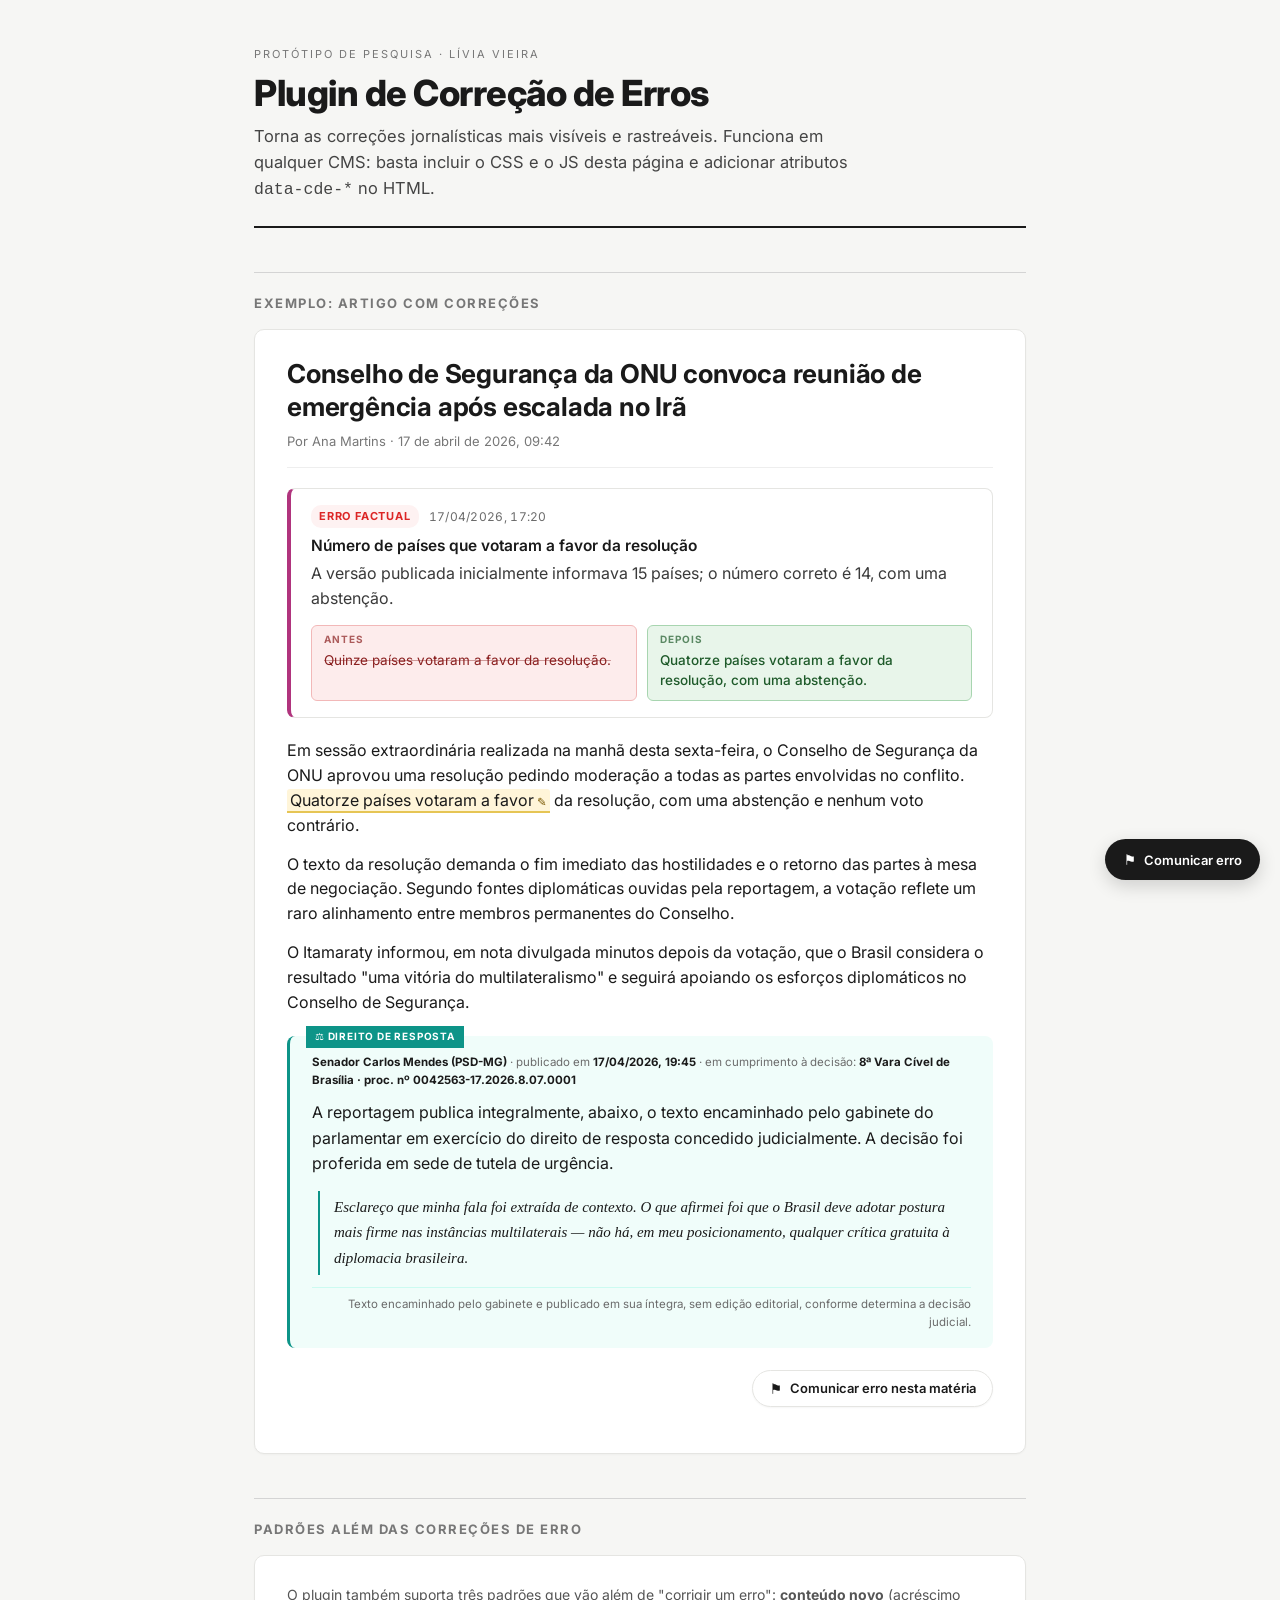
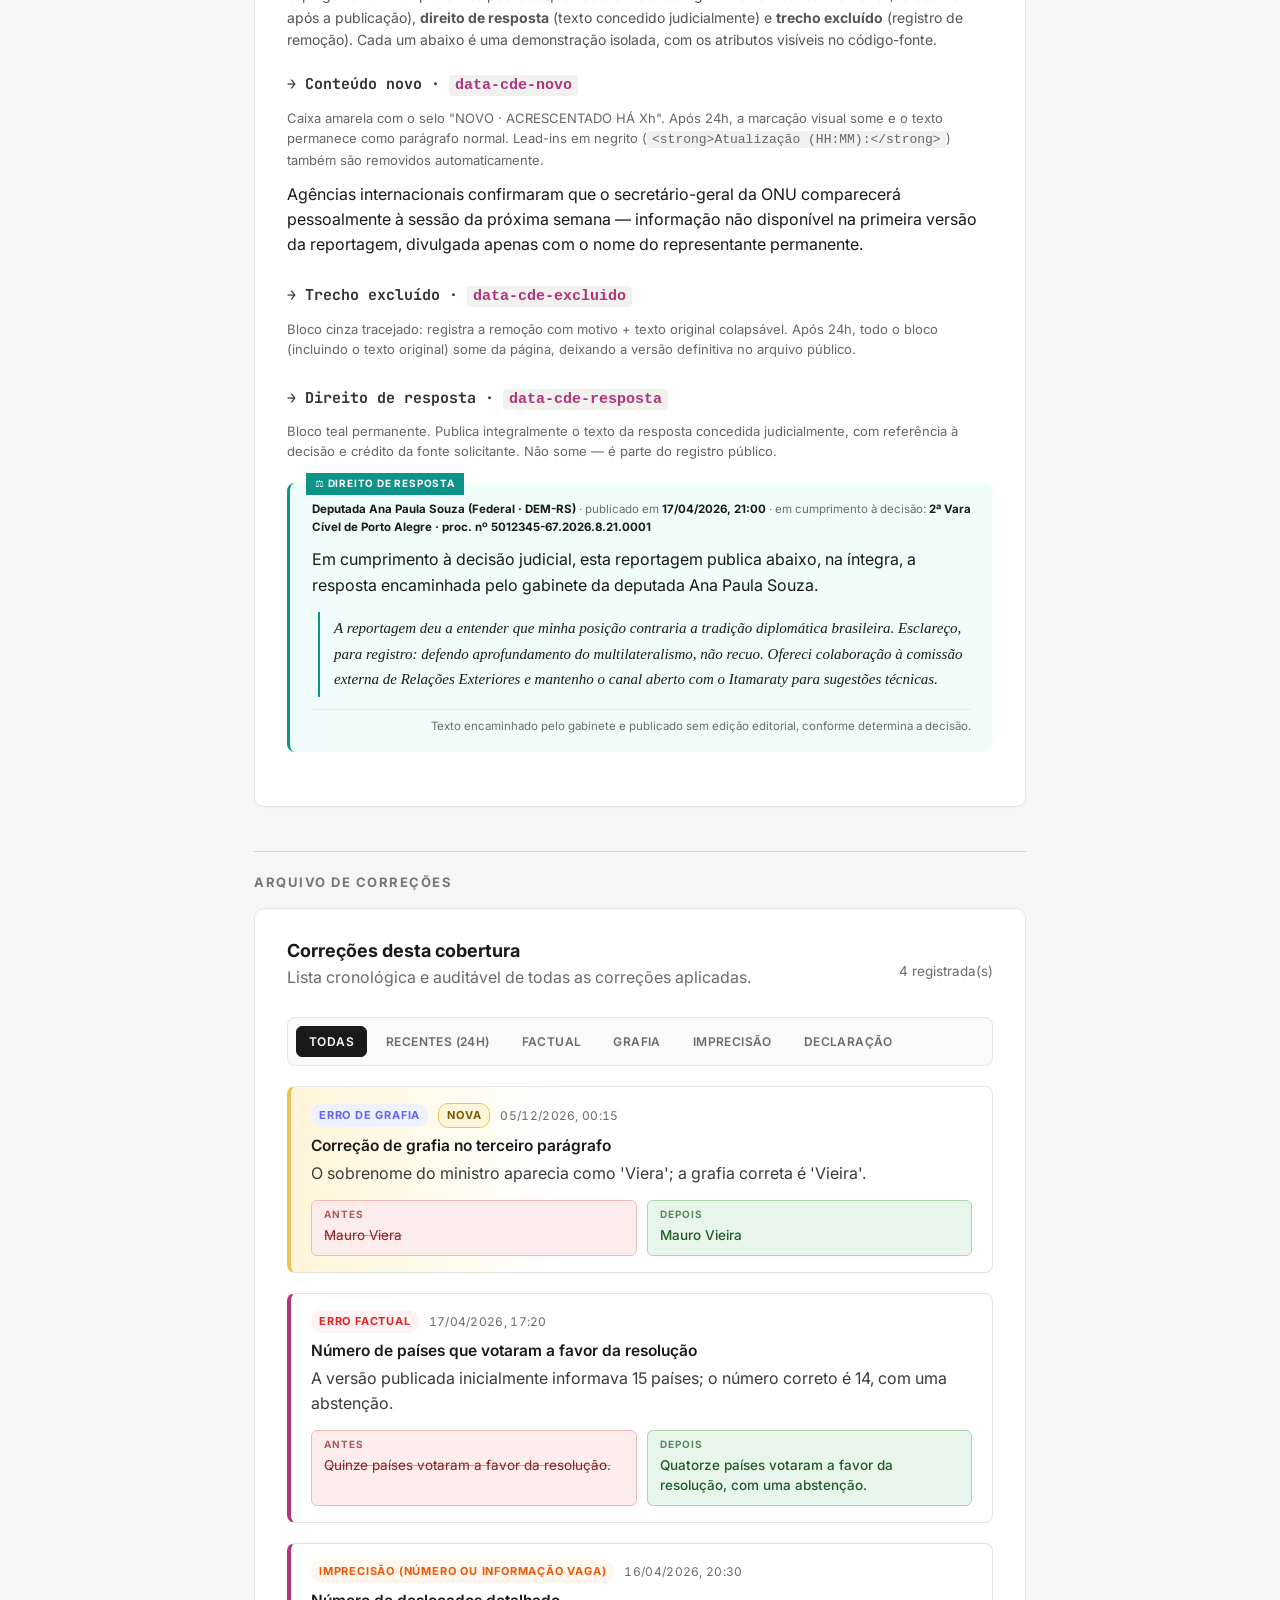
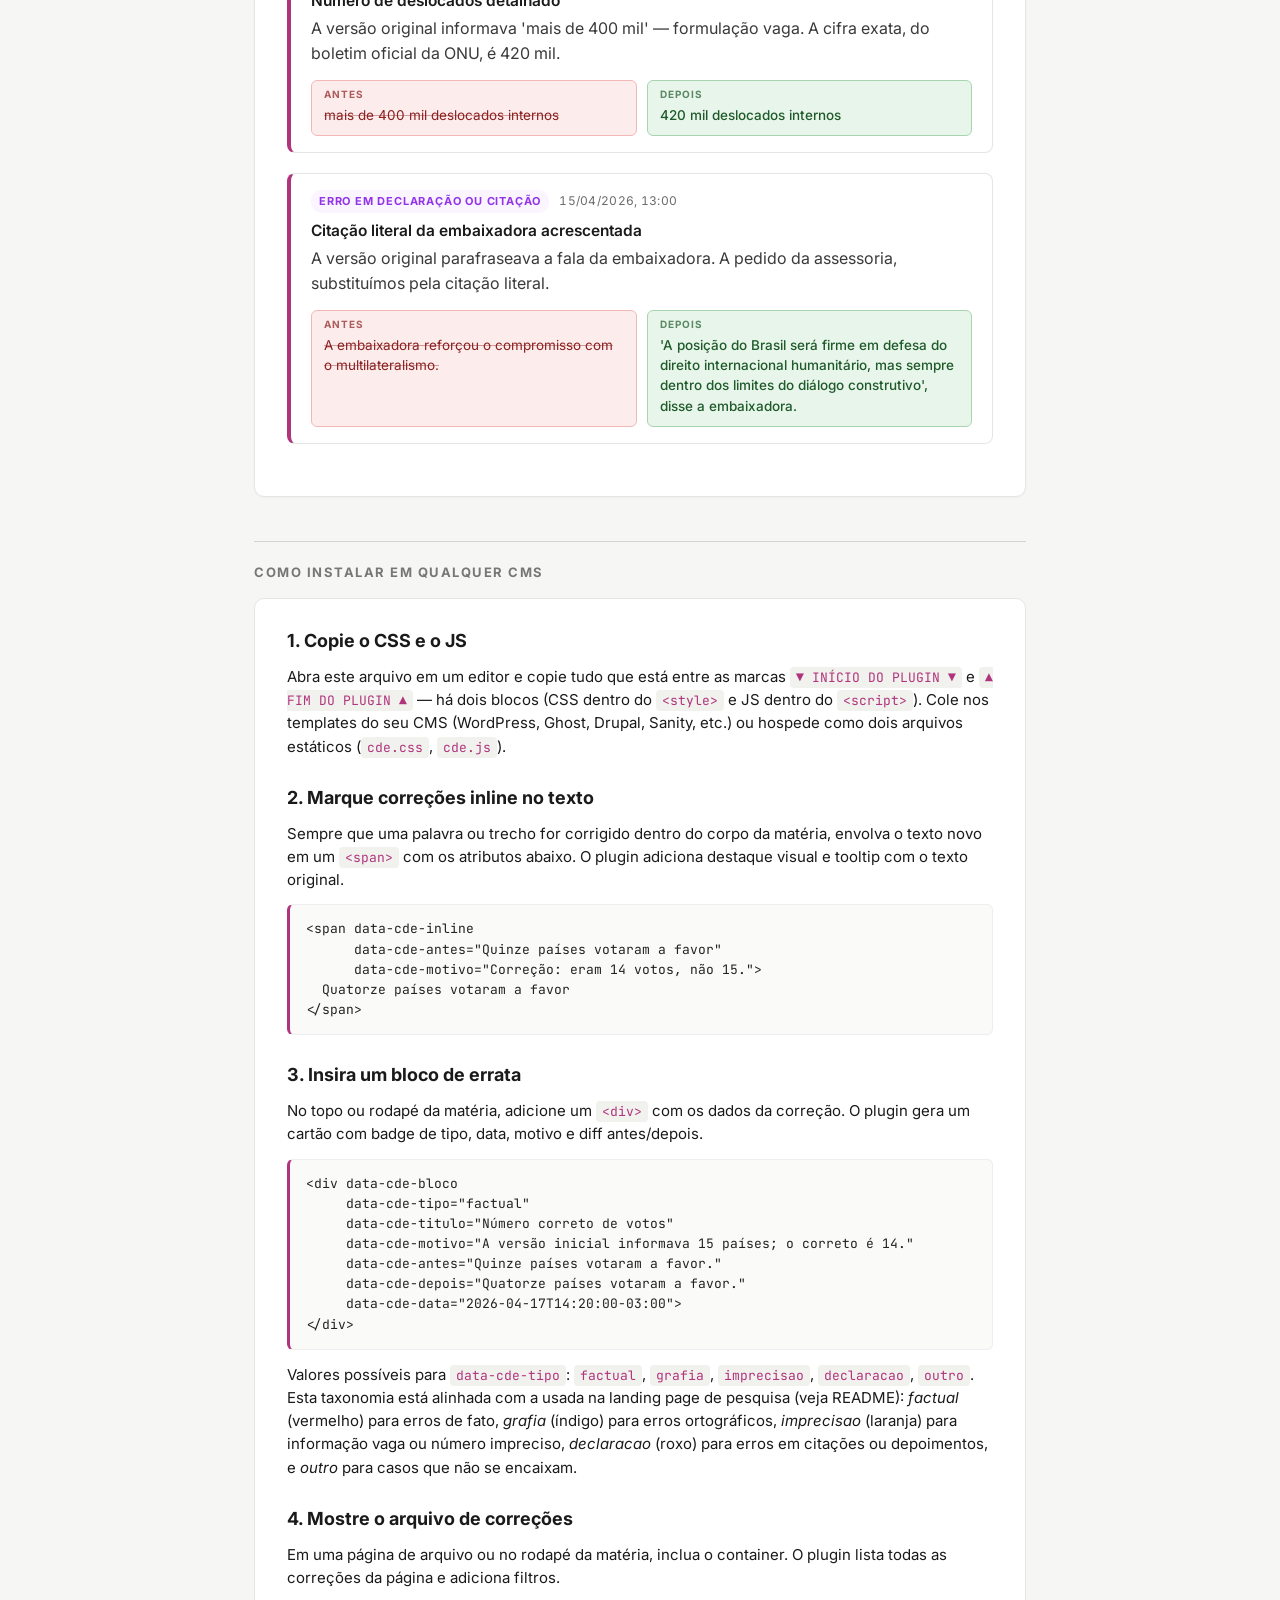
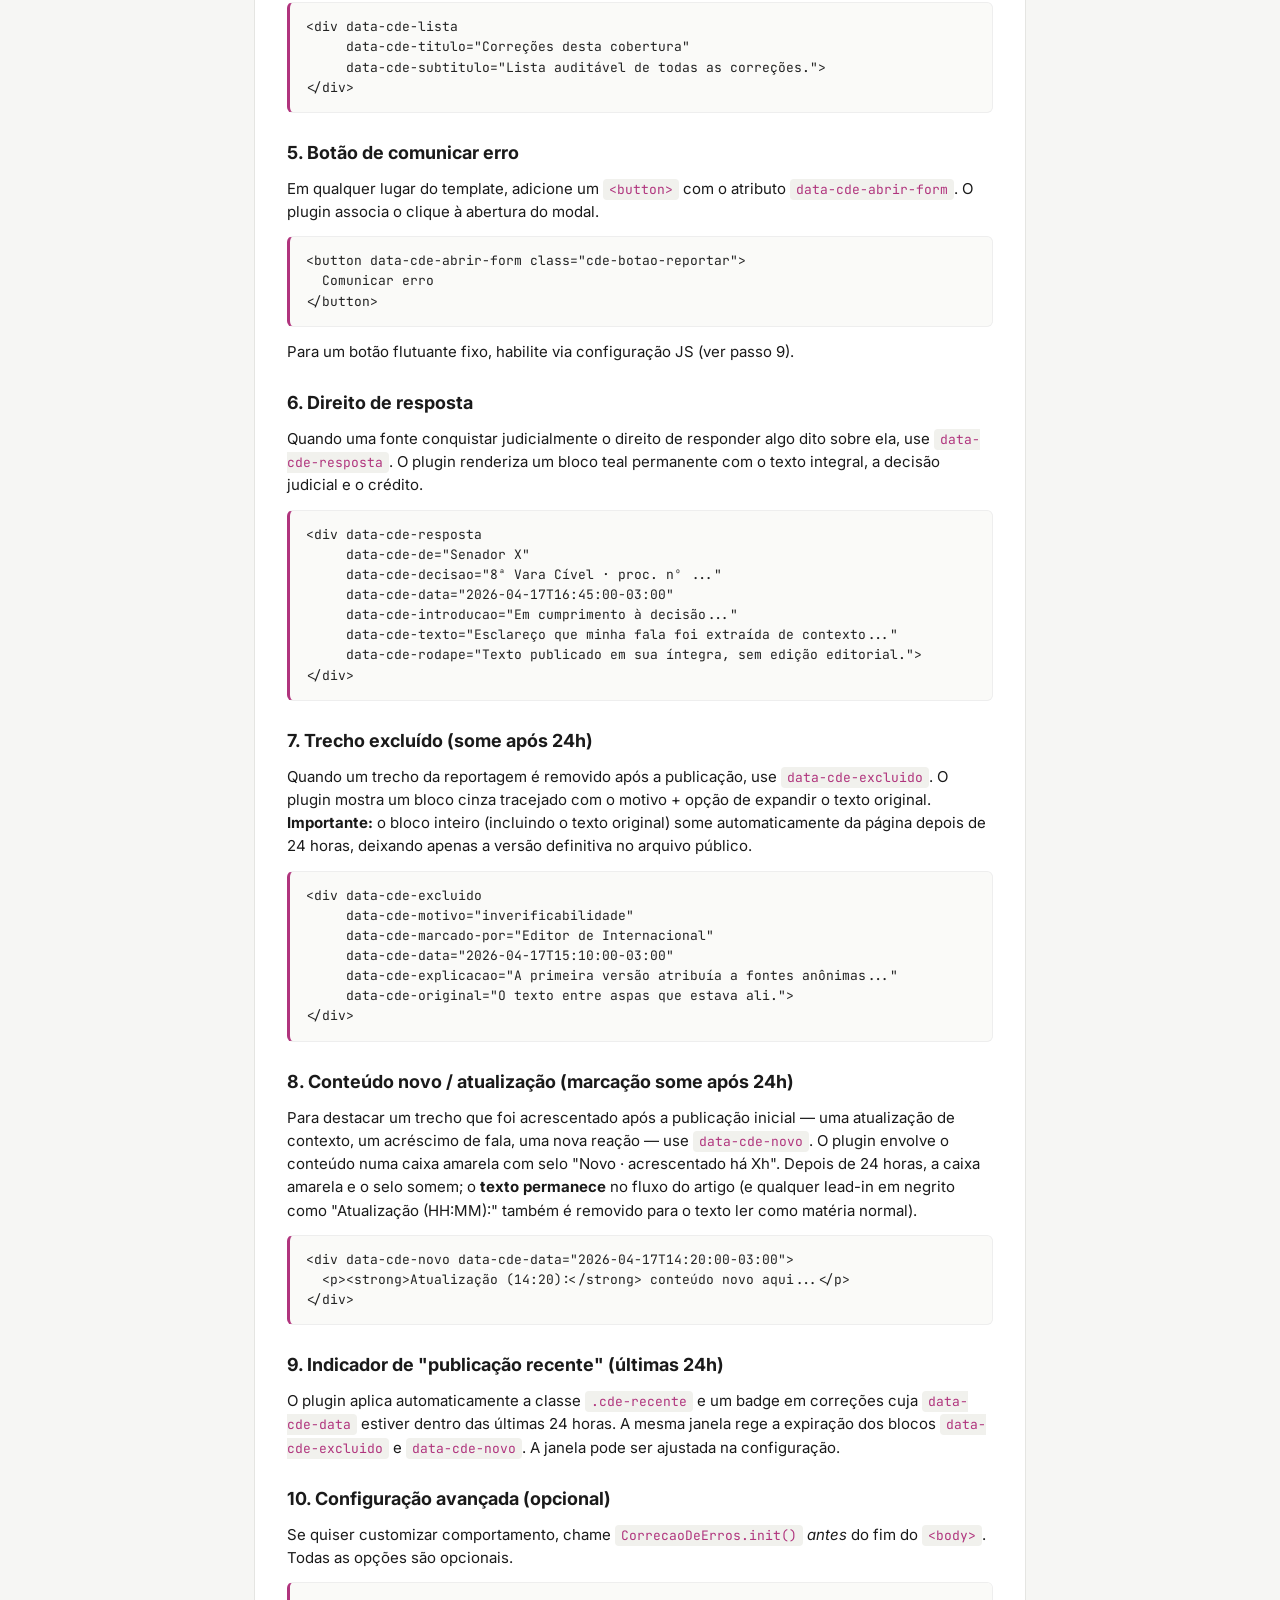
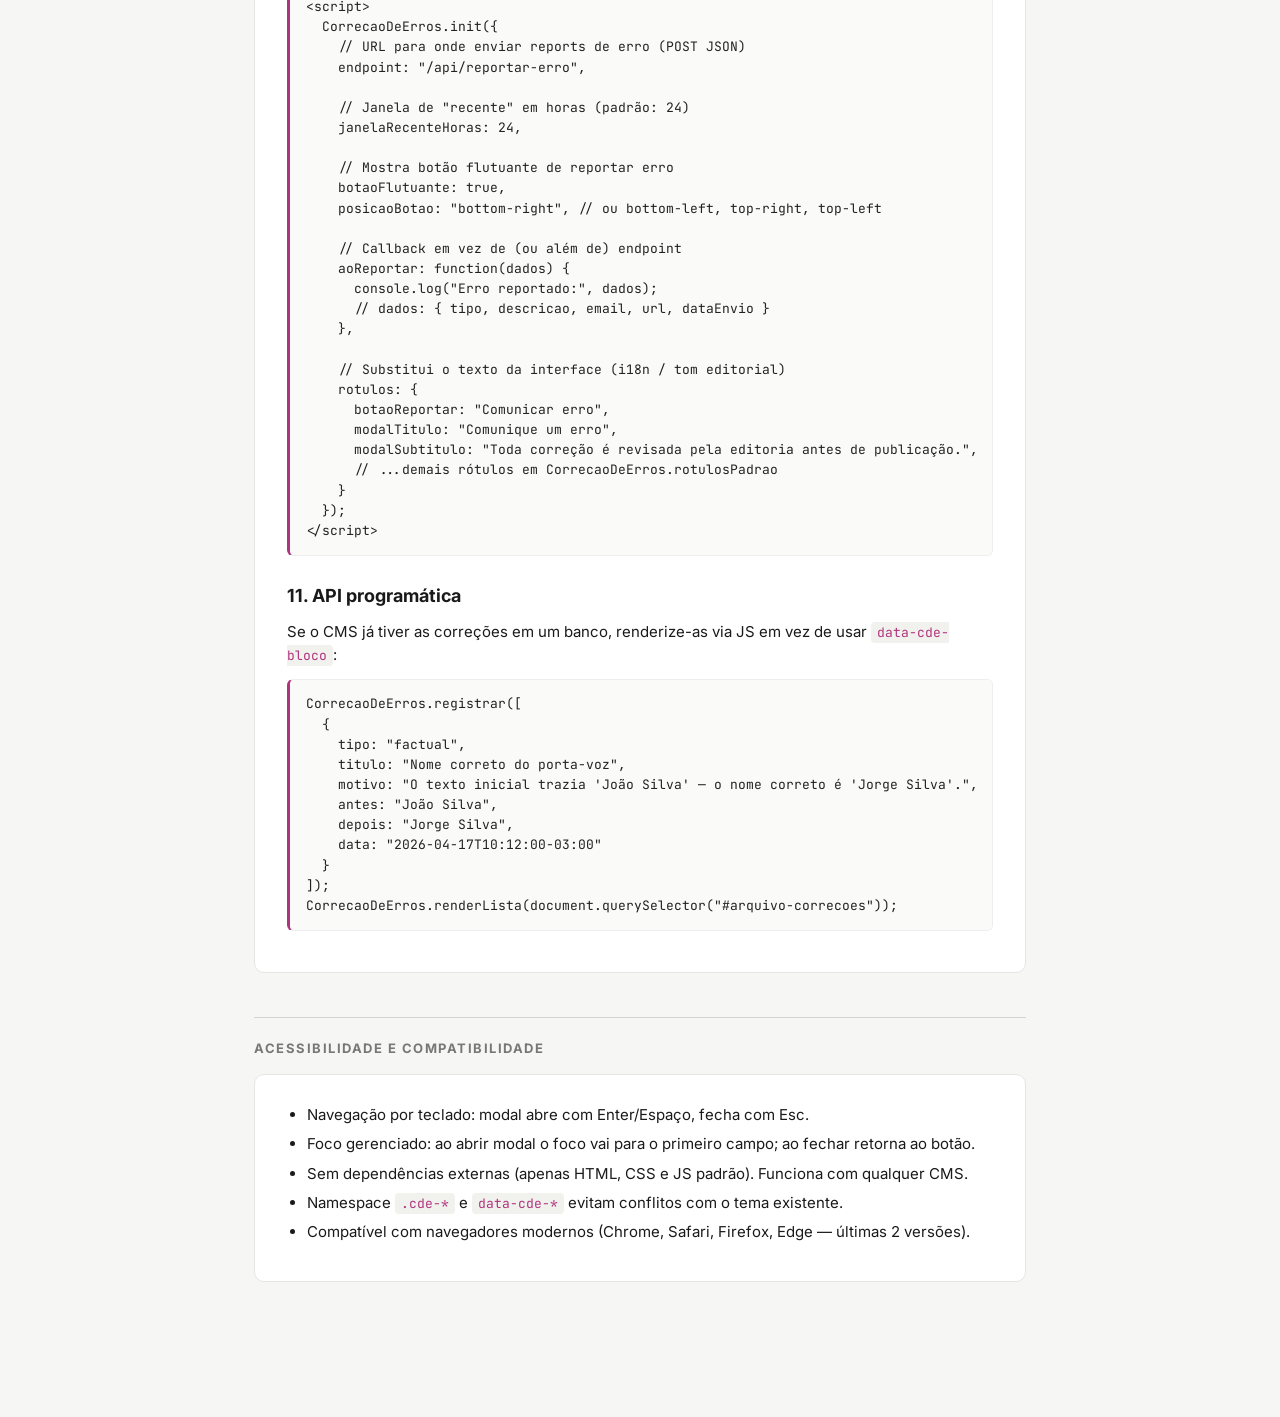
<file: index.html>
<!DOCTYPE html>
<html lang="pt-BR">
<head>
<meta charset="UTF-8">
<meta name="viewport" content="width=device-width, initial-scale=1.0">
<title>Plugin de Correção de Erros · Demo e Documentação</title>
<link rel="preconnect" href="https://fonts.googleapis.com">
<link rel="preconnect" href="https://fonts.gstatic.com" crossorigin>
<link href="https://fonts.googleapis.com/css2?family=Inter:wght@400;500;600;700;800&family=JetBrains+Mono:wght@400;500&display=swap" rel="stylesheet">
<style>
/* ================================================================
 * PÁGINA DE DEMO (estilos apenas da demo, NÃO fazem parte do plugin)
 * ================================================================ */
* { box-sizing: border-box; }
html, body { margin: 0; padding: 0; }
body {
  font-family: 'Inter', -apple-system, system-ui, sans-serif;
  background: #f6f6f4;
  color: #1a1a1a;
  line-height: 1.55;
  -webkit-font-smoothing: antialiased;
}
.page {
  max-width: 820px;
  margin: 0 auto;
  padding: 40px 24px 120px;
}
.page-hero {
  border-bottom: 2px solid #1a1a1a;
  padding-bottom: 24px;
  margin-bottom: 28px;
}
.page-hero .tag {
  display: inline-block;
  font-size: 11px;
  letter-spacing: 2px;
  text-transform: uppercase;
  color: #777;
  margin-bottom: 10px;
}
.page-hero h1 {
  font-family: 'Inter', serif;
  font-size: 36px;
  line-height: 1.15;
  margin: 0 0 10px;
  font-weight: 800;
  letter-spacing: -0.5px;
}
.page-hero p {
  font-size: 16.5px;
  color: #444;
  margin: 0;
  max-width: 640px;
}
article.demo {
  background: white;
  border: 1px solid #e5e5e2;
  border-radius: 10px;
  padding: 28px 32px 32px;
  margin-bottom: 40px;
  box-shadow: 0 1px 2px rgba(0,0,0,0.03);
}
article.demo h2.demo-headline {
  font-size: 26px;
  line-height: 1.25;
  margin: 0 0 8px;
  font-weight: 700;
  letter-spacing: -0.2px;
}
article.demo .demo-byline {
  font-size: 13px;
  color: #777;
  margin: 0 0 20px;
  padding-bottom: 16px;
  border-bottom: 1px solid #eee;
}
article.demo p {
  font-size: 16px;
  margin: 0 0 14px;
}
.section-title {
  font-size: 13px;
  letter-spacing: 1.5px;
  text-transform: uppercase;
  color: #777;
  border-top: 1px solid #d4d4d4;
  padding-top: 20px;
  margin-top: 44px;
  margin-bottom: 16px;
  font-weight: 700;
}
.docs {
  background: white;
  border: 1px solid #e5e5e2;
  border-radius: 10px;
  padding: 28px 32px;
  margin-bottom: 20px;
}
.docs h3 {
  font-size: 18px;
  margin: 0 0 10px;
  font-weight: 700;
}
.docs h3:not(:first-child) { margin-top: 26px; }
.docs p { margin: 0 0 10px; font-size: 15px; }
.docs ul { padding-left: 20px; margin: 0 0 10px; }
.docs li { margin-bottom: 6px; font-size: 15px; }
.docs code, .docs pre {
  font-family: 'JetBrains Mono', ui-monospace, monospace;
  font-size: 13px;
}
.docs code {
  background: #f1f1ed;
  padding: 2px 6px;
  border-radius: 4px;
  color: #b0347d;
}
.docs pre {
  background: #fafaf8;
  border: 1px solid #eee;
  border-left: 3px solid #b0347d;
  border-radius: 6px;
  padding: 14px 16px;
  overflow-x: auto;
  line-height: 1.55;
  color: #222;
}
.docs pre code { background: transparent; padding: 0; color: inherit; }

/* ================================================================
 *  ▼ INÍCIO DO PLUGIN — COPIE DESTA LINHA ATÉ O FIM DO BLOCO ▼
 *  Plugin de Correção de Erros (CSS)
 *  Namespace: .cde-*
 * ================================================================ */

:root {
  --cde-font: 'Inter', -apple-system, system-ui, sans-serif;
  --cde-text: #1a1a1a;
  --cde-muted: #6b6b6b;
  --cde-border: #e5e5e2;
  --cde-bg: #ffffff;
  --cde-bg-alt: #fafaf8;
  --cde-accent: #b0347d;            /* cor principal (editável) */
  --cde-accent-soft: #fbecf4;
  --cde-recente-bg: #fff5d9;        /* amarelo para <24h */
  --cde-recente-border: #e6c555;
  --cde-recente-text: #7a5800;
  --cde-antes-bg: #fdecec;          /* vermelho suave para "antes" */
  --cde-antes-text: #8a1f1f;
  --cde-antes-border: #f2b8b8;
  --cde-depois-bg: #e8f5ea;         /* verde suave para "depois" */
  --cde-depois-text: #1e5a2a;
  --cde-depois-border: #a8d5b0;
  --cde-radius: 8px;
  --cde-shadow: 0 1px 2px rgba(0,0,0,0.04);
}

/* ---------- Correção inline (em meio ao texto do artigo) ---------- */
.cde-inline {
  background: var(--cde-recente-bg);
  border-bottom: 2px solid var(--cde-recente-border);
  padding: 1px 3px;
  border-radius: 3px 3px 0 0;
  cursor: help;
  font-style: normal;
  position: relative;
  transition: background 0.15s;
}
.cde-inline:hover { background: #fce9b0; }
.cde-inline::after {
  content: "✎";
  font-size: 0.72em;
  color: var(--cde-recente-text);
  margin-left: 3px;
  font-weight: 700;
}
.cde-inline-tooltip {
  position: absolute;
  bottom: calc(100% + 6px);
  left: 0;
  background: #1a1a1a;
  color: white;
  font-size: 12.5px;
  line-height: 1.5;
  padding: 10px 12px;
  border-radius: 6px;
  min-width: 220px;
  max-width: 320px;
  box-shadow: 0 6px 24px rgba(0,0,0,0.18);
  z-index: 50;
  font-style: normal;
  font-weight: 400;
  white-space: normal;
}
.cde-inline-tooltip strong { color: var(--cde-recente-border); font-weight: 700; }
.cde-inline-tooltip .cde-tooltip-antes {
  display: block;
  text-decoration: line-through;
  color: #ff9a9a;
  margin-top: 4px;
  font-size: 12px;
}
.cde-inline-tooltip::after {
  content: "";
  position: absolute;
  top: 100%;
  left: 14px;
  border: 6px solid transparent;
  border-top-color: #1a1a1a;
}

/* ---------- Bloco de errata (topo ou rodapé do artigo) ---------- */
.cde-bloco {
  background: var(--cde-bg);
  border: 1px solid var(--cde-border);
  border-left: 4px solid var(--cde-accent);
  border-radius: var(--cde-radius);
  padding: 16px 20px;
  margin: 20px 0;
  font-family: var(--cde-font);
  color: var(--cde-text);
}
.cde-bloco.cde-recente {
  border-left-color: var(--cde-recente-border);
  background: linear-gradient(to right, var(--cde-recente-bg) 0%, var(--cde-bg) 40%);
}
.cde-bloco-header {
  display: flex;
  align-items: center;
  gap: 10px;
  flex-wrap: wrap;
  font-size: 12px;
  color: var(--cde-muted);
  margin-bottom: 8px;
  letter-spacing: 0.3px;
}
.cde-badge {
  display: inline-block;
  font-size: 11px;
  font-weight: 700;
  letter-spacing: 0.8px;
  text-transform: uppercase;
  padding: 3px 8px;
  border-radius: 10px;
  background: var(--cde-accent-soft);
  color: var(--cde-accent);
}
/* Paleta alinhada com a landing page (factual/grafia/imprecisão/declaração/outro) */
.cde-badge.cde-tipo-factual { background: #fef2f2; color: #dc2626; }
.cde-badge.cde-tipo-grafia { background: #eef2ff; color: #6366f1; }
.cde-badge.cde-tipo-imprecisao { background: #fff7ed; color: #ea580c; }
.cde-badge.cde-tipo-declaracao { background: #faf5ff; color: #9333ea; }
.cde-badge.cde-tipo-outro { background: #eee; color: #444; }
.cde-badge-recente {
  background: var(--cde-recente-bg);
  color: var(--cde-recente-text);
  border: 1px solid var(--cde-recente-border);
}
.cde-bloco-data { font-variant-numeric: tabular-nums; }
.cde-bloco-titulo {
  font-size: 15.5px;
  font-weight: 600;
  margin: 2px 0 4px;
  line-height: 1.35;
}
.cde-bloco-motivo {
  font-size: 14px;
  color: #3a3a3a;
  margin: 0 0 12px;
  line-height: 1.55;
}
.cde-diff {
  display: grid;
  grid-template-columns: 1fr 1fr;
  gap: 10px;
  margin-top: 10px;
}
.cde-diff-antes, .cde-diff-depois {
  font-size: 13.5px;
  padding: 10px 12px;
  border-radius: 6px;
  line-height: 1.5;
  position: relative;
  padding-top: 24px;
}
.cde-diff-antes {
  background: var(--cde-antes-bg);
  color: var(--cde-antes-text);
  border: 1px solid var(--cde-antes-border);
  text-decoration: line-through;
  text-decoration-color: rgba(138,31,31,0.4);
}
.cde-diff-depois {
  background: var(--cde-depois-bg);
  color: var(--cde-depois-text);
  border: 1px solid var(--cde-depois-border);
  font-weight: 500;
}
.cde-diff-antes::before, .cde-diff-depois::before {
  position: absolute;
  top: 6px;
  left: 12px;
  font-size: 10px;
  font-weight: 700;
  letter-spacing: 1px;
  text-transform: uppercase;
  text-decoration: none;
}
.cde-diff-antes::before { content: "Antes"; color: var(--cde-antes-text); opacity: 0.7; }
.cde-diff-depois::before { content: "Depois"; color: var(--cde-depois-text); opacity: 0.7; }
@media (max-width: 560px) {
  .cde-diff { grid-template-columns: 1fr; }
}

/* ---------- Arquivo de correções (lista completa) ---------- */
.cde-lista {
  font-family: var(--cde-font);
  color: var(--cde-text);
}
.cde-lista-header {
  display: flex;
  align-items: center;
  justify-content: space-between;
  gap: 12px;
  flex-wrap: wrap;
  margin-bottom: 14px;
}
.cde-lista-titulo {
  font-size: 18px;
  font-weight: 700;
  margin: 0;
}
.cde-lista-subtitulo {
  font-size: 13.5px;
  color: var(--cde-muted);
  margin: 2px 0 0;
}
.cde-lista-filtros {
  display: flex;
  gap: 6px;
  flex-wrap: wrap;
  padding: 8px;
  background: var(--cde-bg-alt);
  border: 1px solid var(--cde-border);
  border-radius: var(--cde-radius);
  margin-bottom: 12px;
}
.cde-filtro {
  border: 1px solid transparent;
  background: transparent;
  color: var(--cde-muted);
  font-size: 12px;
  font-weight: 600;
  letter-spacing: 0.4px;
  text-transform: uppercase;
  padding: 7px 12px;
  border-radius: 6px;
  cursor: pointer;
  font-family: inherit;
}
.cde-filtro:hover { background: white; color: var(--cde-text); border-color: var(--cde-border); }
.cde-filtro.cde-filtro-ativo {
  background: var(--cde-text);
  color: white;
  border-color: var(--cde-text);
}
.cde-lista-vazia {
  padding: 24px;
  text-align: center;
  color: var(--cde-muted);
  font-size: 14px;
  background: var(--cde-bg-alt);
  border: 1px dashed var(--cde-border);
  border-radius: var(--cde-radius);
}
.cde-lista-item { margin-bottom: 12px; }
.cde-lista-item:last-child { margin-bottom: 0; }

/* ---------- Botão de reportar erro ---------- */
.cde-botao-reportar {
  display: inline-flex;
  align-items: center;
  gap: 8px;
  background: var(--cde-bg);
  color: var(--cde-text);
  border: 1px solid var(--cde-border);
  border-radius: 999px;
  padding: 9px 16px;
  font-family: var(--cde-font);
  font-size: 13px;
  font-weight: 600;
  cursor: pointer;
  transition: all 0.15s;
  box-shadow: var(--cde-shadow);
}
.cde-botao-reportar:hover {
  background: var(--cde-text);
  color: white;
  border-color: var(--cde-text);
}
.cde-botao-reportar::before { content: "⚑"; font-size: 14px; }

.cde-botao-flutuante {
  position: fixed;
  z-index: 9998;
  background: var(--cde-text);
  color: white;
  border: none;
  padding: 12px 18px;
  box-shadow: 0 6px 18px rgba(0,0,0,0.16);
}
.cde-botao-flutuante:hover { background: var(--cde-accent); color: white; }
.cde-botao-flutuante.cde-pos-bottom-right { bottom: 20px; right: 20px; }
.cde-botao-flutuante.cde-pos-bottom-left { bottom: 20px; left: 20px; }
.cde-botao-flutuante.cde-pos-top-right { top: 20px; right: 20px; }
.cde-botao-flutuante.cde-pos-top-left { top: 20px; left: 20px; }

/* ---------- Modal de reportar erro ---------- */
.cde-modal-overlay {
  position: fixed;
  inset: 0;
  background: rgba(20,20,20,0.55);
  display: flex;
  align-items: flex-start;
  justify-content: center;
  padding: 40px 16px;
  z-index: 9999;
  opacity: 0;
  pointer-events: none;
  transition: opacity 0.2s;
  overflow-y: auto;
  font-family: var(--cde-font);
}
.cde-modal-overlay.cde-aberto {
  opacity: 1;
  pointer-events: auto;
}
.cde-modal {
  background: var(--cde-bg);
  border-radius: 12px;
  width: 100%;
  max-width: 520px;
  box-shadow: 0 20px 60px rgba(0,0,0,0.28);
  transform: translateY(-10px);
  transition: transform 0.2s;
}
.cde-modal-overlay.cde-aberto .cde-modal { transform: translateY(0); }
.cde-modal-header {
  display: flex;
  align-items: flex-start;
  justify-content: space-between;
  gap: 12px;
  padding: 20px 22px 8px;
}
.cde-modal-titulo {
  font-size: 19px;
  font-weight: 700;
  margin: 0 0 4px;
  letter-spacing: -0.2px;
}
.cde-modal-subtitulo {
  font-size: 13.5px;
  color: var(--cde-muted);
  margin: 0;
  line-height: 1.5;
}
.cde-modal-fechar {
  background: transparent;
  border: none;
  color: var(--cde-muted);
  font-size: 22px;
  line-height: 1;
  cursor: pointer;
  padding: 4px 8px;
  margin: -4px -8px 0 0;
  border-radius: 4px;
}
.cde-modal-fechar:hover { background: var(--cde-bg-alt); color: var(--cde-text); }

.cde-form { padding: 12px 22px 22px; }
.cde-form-grupo { margin-bottom: 16px; }
.cde-form-label {
  display: block;
  font-size: 12.5px;
  font-weight: 700;
  letter-spacing: 0.4px;
  text-transform: uppercase;
  color: var(--cde-muted);
  margin-bottom: 6px;
}
.cde-form-input, .cde-form-textarea, .cde-form-select {
  width: 100%;
  border: 1px solid var(--cde-border);
  border-radius: 6px;
  padding: 10px 12px;
  font-family: inherit;
  font-size: 14.5px;
  color: var(--cde-text);
  background: var(--cde-bg);
  transition: border-color 0.15s, box-shadow 0.15s;
}
.cde-form-input:focus, .cde-form-textarea:focus, .cde-form-select:focus {
  outline: none;
  border-color: var(--cde-accent);
  box-shadow: 0 0 0 3px var(--cde-accent-soft);
}
.cde-form-textarea { resize: vertical; min-height: 90px; }

.cde-form-radio-grupo { display: grid; grid-template-columns: 1fr 1fr; gap: 8px; }
.cde-form-radio {
  display: flex;
  align-items: center;
  gap: 8px;
  border: 1px solid var(--cde-border);
  border-radius: 6px;
  padding: 10px 12px;
  cursor: pointer;
  font-size: 13.5px;
  transition: all 0.15s;
  background: var(--cde-bg);
}
.cde-form-radio:hover { border-color: var(--cde-accent); background: var(--cde-accent-soft); }
.cde-form-radio input { margin: 0; accent-color: var(--cde-accent); }
.cde-form-radio.cde-selecionado {
  border-color: var(--cde-accent);
  background: var(--cde-accent-soft);
  color: var(--cde-accent);
  font-weight: 600;
}
@media (max-width: 460px) {
  .cde-form-radio-grupo { grid-template-columns: 1fr; }
}

.cde-form-submit {
  width: 100%;
  background: var(--cde-text);
  color: white;
  border: none;
  padding: 12px 18px;
  border-radius: 8px;
  font-family: inherit;
  font-size: 14.5px;
  font-weight: 700;
  letter-spacing: 0.3px;
  cursor: pointer;
  transition: background 0.15s;
}
.cde-form-submit:hover { background: var(--cde-accent); }
.cde-form-submit:disabled { background: #bbb; cursor: not-allowed; }

.cde-form-sucesso {
  padding: 28px 24px;
  text-align: center;
  color: var(--cde-depois-text);
}
.cde-form-sucesso-icone {
  font-size: 36px;
  margin-bottom: 8px;
}
.cde-form-sucesso-titulo {
  font-size: 17px;
  font-weight: 700;
  margin: 0 0 4px;
  color: var(--cde-text);
}
.cde-form-sucesso-texto {
  font-size: 14px;
  color: var(--cde-muted);
  margin: 0;
}

/* ================================================================
 *  PADRÕES ALÉM DAS CORREÇÕES DE ERRO
 *  - cde-resposta : direito de resposta (teal, permanente)
 *  - cde-excluido : trecho excluído (cinza tracejado, some 24h)
 *  - cde-novo     : conteúdo novo / atualização (amarelo, marcação some 24h, texto fica)
 * ================================================================ */
:root {
  --cde-resposta: #0d9488;
  --cde-resposta-bg: #f0fdfa;
  --cde-resposta-soft: #ccfbf1;
  --cde-exclusao: #475569;
  --cde-exclusao-bg: #f1f5f9;
  --cde-exclusao-border: #94a3b8;
  --cde-novo-bg: #fff5d9;
  --cde-novo-border: #e6c555;
  --cde-novo-text: #7a5800;
}

/* DIREITO DE RESPOSTA */
.cde-resposta {
  background: var(--cde-resposta-bg);
  border-left: 3px solid var(--cde-resposta);
  padding: 18px 22px 16px;
  margin: 22px 0;
  position: relative;
  font-family: var(--cde-font);
  border-radius: var(--cde-radius);
}
.cde-resposta::before {
  content: "⚖ Direito de resposta";
  position: absolute;
  top: -10px;
  left: 16px;
  background: var(--cde-resposta);
  color: white;
  font-size: 10px;
  font-weight: 700;
  padding: 3px 9px;
  letter-spacing: 0.8px;
  text-transform: uppercase;
}
.cde-resposta-meta {
  font-size: 11.5px;
  color: var(--cde-muted);
  margin-bottom: 10px;
}
.cde-resposta-meta strong { color: var(--cde-text); }
.cde-resposta-introducao {
  font-size: 14px;
  color: var(--cde-text);
  margin: 0 0 14px;
  line-height: 1.6;
}
.cde-resposta-corpo {
  font-family: 'Merriweather', serif;
  font-size: 15px;
  line-height: 1.7;
  color: var(--cde-text);
  border-left: 2px solid var(--cde-resposta);
  padding: 4px 0 4px 14px;
  margin: 0 0 12px 6px;
  font-style: italic;
}
.cde-resposta-rodape {
  font-size: 11.5px;
  color: var(--cde-muted);
  text-align: right;
  border-top: 1px solid var(--cde-resposta-soft);
  padding-top: 8px;
}

/* TRECHO EXCLUÍDO (some por completo após 24h) */
.cde-excluido {
  background: var(--cde-exclusao-bg);
  border: 1px dashed var(--cde-exclusao-border);
  border-left: 3px solid var(--cde-exclusao);
  padding: 16px 20px 14px;
  margin: 22px 0;
  position: relative;
  font-family: var(--cde-font);
  font-size: 13.5px;
  color: var(--cde-text);
  border-radius: var(--cde-radius);
}
.cde-excluido-cabecalho {
  display: flex;
  align-items: center;
  gap: 12px;
  flex-wrap: wrap;
  margin-bottom: 10px;
}
.cde-excluido-selo {
  background: var(--cde-exclusao);
  color: white;
  padding: 3px 9px;
  font-size: 10px;
  font-weight: 700;
  letter-spacing: 0.8px;
  text-transform: uppercase;
}
.cde-excluido-meta { font-size: 11.5px; color: var(--cde-muted); }
.cde-excluido-meta strong { color: var(--cde-text); }
.cde-excluido-explicacao {
  margin: 0 0 10px;
  line-height: 1.6;
  font-size: 13.5px;
}
.cde-excluido-toggle { margin-top: 6px; }
.cde-excluido-toggle summary {
  cursor: pointer;
  font-weight: 600;
  font-size: 11.5px;
  color: var(--cde-exclusao);
  list-style: none;
  display: inline-block;
  padding: 5px 10px;
  border: 1px solid #cbd5e1;
  background: white;
  border-radius: 4px;
  user-select: none;
}
.cde-excluido-toggle summary:hover { background: #f8fafc; }
.cde-excluido-toggle summary::-webkit-details-marker { display: none; }
.cde-excluido-toggle summary::marker { content: ''; }
.cde-excluido-toggle[open] summary { background: #e2e8f0; }
.cde-excluido-original {
  margin: 12px 0 0;
  padding: 12px 16px;
  background: white;
  border-left: 2px solid #cbd5e1;
  font-family: 'Merriweather', serif;
  font-size: 14px;
  line-height: 1.65;
  color: var(--cde-text);
  font-style: italic;
  text-decoration: line-through;
  text-decoration-color: rgba(71, 85, 105, 0.4);
  border-radius: 4px;
}

/* CONTEÚDO NOVO (caixa amarela com selo "NOVO · ACRESCENTADO HÁ Xh") */
.cde-novo {
  background: var(--cde-novo-bg);
  border-left: 3px solid var(--cde-novo-border);
  padding: 18px 22px;
  margin: 22px 0;
  position: relative;
  border-radius: var(--cde-radius);
}
.cde-novo::before {
  content: attr(data-cde-rotulo);
  position: absolute;
  top: -10px;
  left: 16px;
  background: var(--cde-novo-border);
  color: var(--cde-text);
  font-family: var(--cde-font);
  font-size: 10px;
  font-weight: 700;
  padding: 3px 9px;
  letter-spacing: 0.8px;
  text-transform: uppercase;
}
.cde-novo p:last-child { margin-bottom: 0; }

/* ================================================================
 *  ▲ FIM DO CSS DO PLUGIN ▲
 * ================================================================ */
</style>
</head>
<body>

<div class="page">

  <!-- HERO DA DEMO -->
  <header class="page-hero">
    <div class="tag">PROTÓTIPO DE PESQUISA · LÍVIA VIEIRA</div>
    <h1>Plugin de Correção de Erros</h1>
    <p>Torna as correções jornalísticas mais visíveis e rastreáveis. Funciona em qualquer CMS: basta incluir o CSS e o JS desta página e adicionar atributos <code>data-cde-*</code> no HTML.</p>
  </header>

  <!-- DEMO: ARTIGO COM CORREÇÕES APLICADAS -->
  <div class="section-title">Exemplo: artigo com correções</div>
  <article class="demo">

    <h2 class="demo-headline">Conselho de Segurança da ONU convoca reunião de emergência após escalada no Irã</h2>
    <p class="demo-byline">Por Ana Martins · 17 de abril de 2026, 09:42</p>

    <!-- BLOCO DE ERRATA (gerado pelo plugin a partir do data-cde-bloco) -->
    <div
      data-cde-bloco
      data-cde-tipo="factual"
      data-cde-titulo="Número de países que votaram a favor da resolução"
      data-cde-motivo="A versão publicada inicialmente informava 15 países; o número correto é 14, com uma abstenção."
      data-cde-antes="Quinze países votaram a favor da resolução."
      data-cde-depois="Quatorze países votaram a favor da resolução, com uma abstenção."
      data-cde-data="2026-04-17T14:20:00-03:00">
    </div>

    <!-- Corpo do artigo com correção inline -->
    <p>
      Em sessão extraordinária realizada na manhã desta sexta-feira, o Conselho de Segurança da ONU aprovou uma resolução pedindo moderação a todas as partes envolvidas no conflito.
      <span data-cde-inline
            data-cde-antes="Quinze países votaram a favor"
            data-cde-motivo="Correção: eram 14 votos a favor, não 15.">Quatorze países votaram a favor</span>
      da resolução, com uma abstenção e nenhum voto contrário.
    </p>

    <p>O texto da resolução demanda o fim imediato das hostilidades e o retorno das partes à mesa de negociação. Segundo fontes diplomáticas ouvidas pela reportagem, a votação reflete um raro alinhamento entre membros permanentes do Conselho.</p>

    <!-- CONTEÚDO NOVO (caixa amarela; some após 24h, texto fica) -->
    <div data-cde-novo
         data-cde-data="2026-04-17T14:20:00-03:00">
      <p><strong>Atualização (14:20):</strong> o Itamaraty informou, em nota divulgada minutos depois da votação, que o Brasil considera o resultado "uma vitória do multilateralismo" e seguirá apoiando os esforços diplomáticos no Conselho de Segurança.</p>
    </div>

    <!-- DIREITO DE RESPOSTA (bloco teal, permanente) -->
    <div data-cde-resposta
         data-cde-de="Senador Carlos Mendes (PSD-MG)"
         data-cde-decisao="8ª Vara Cível de Brasília · proc. nº 0042563-17.2026.8.07.0001"
         data-cde-data="2026-04-17T16:45:00-03:00"
         data-cde-introducao="A reportagem publica integralmente, abaixo, o texto encaminhado pelo gabinete do parlamentar em exercício do direito de resposta concedido judicialmente. A decisão foi proferida em sede de tutela de urgência."
         data-cde-texto="Esclareço que minha fala foi extraída de contexto. O que afirmei foi que o Brasil deve adotar postura mais firme nas instâncias multilaterais — não há, em meu posicionamento, qualquer crítica gratuita à diplomacia brasileira."
         data-cde-rodape="Texto encaminhado pelo gabinete e publicado em sua íntegra, sem edição editorial, conforme determina a decisão judicial.">
    </div>

    <!-- TRECHO EXCLUÍDO (bloco cinza tracejado; some inteiro após 24h) -->
    <div data-cde-excluido
         data-cde-motivo="inverificabilidade"
         data-cde-marcado-por="Editor de Internacional"
         data-cde-data="2026-04-17T15:10:00-03:00"
         data-cde-explicacao="A primeira versão atribuía a 'fontes diplomáticas que pediram anonimato' a informação de que ao menos dois membros permanentes estariam dispostos a vetar a proposta caso ela incluísse observadores neutros. Como a redação não conseguiu confirmar com nenhuma fonte oficial, o trecho foi removido."
         data-cde-original="Segundo fontes diplomáticas que pediram anonimato, ao menos dois membros permanentes estariam dispostos a vetar a proposta caso ela inclua, em seu texto final, observadores neutros indicados por terceiros.">
    </div>

    <!-- Botão inline de reportar erro -->
    <p style="margin-top: 22px; text-align: right;">
      <button data-cde-abrir-form class="cde-botao-reportar">Comunicar erro nesta matéria</button>
    </p>
  </article>

  <!-- DEMO: PADRÕES ALÉM DAS CORREÇÕES DE ERRO -->
  <div class="section-title">Padrões além das correções de erro</div>
  <article class="demo">
    <p style="font-size: 14px; color: #555; margin: 0 0 22px; line-height: 1.6;">
      O plugin também suporta três padrões que vão além de "corrigir um erro": <strong>conteúdo novo</strong> (acréscimo após a publicação), <strong>direito de resposta</strong> (texto concedido judicialmente) e <strong>trecho excluído</strong> (registro de remoção). Cada um abaixo é uma demonstração isolada, com os atributos visíveis no código-fonte.
    </p>

    <h3 style="font-size: 15px; margin: 18px 0 10px; color: #333; font-family: 'JetBrains Mono', ui-monospace, monospace;">→ Conteúdo novo · <code style="background: #f1f1ed; padding: 2px 6px; border-radius: 4px; color: #b0347d;">data-cde-novo</code></h3>
    <p style="font-size: 13px; color: #666; margin-bottom: 12px;">Caixa amarela com o selo "NOVO · ACRESCENTADO HÁ Xh". Após 24h, a marcação visual some e o texto permanece como parágrafo normal. Lead-ins em negrito (<code style="background: #f1f1ed; padding: 1px 5px;">&lt;strong&gt;Atualização (HH:MM):&lt;/strong&gt;</code>) também são removidos automaticamente.</p>
    <div data-cde-novo
         data-cde-data="2026-04-17T13:50:00-03:00">
      <p><strong>Atualização (13:50):</strong> agências internacionais confirmaram que o secretário-geral da ONU comparecerá pessoalmente à sessão da próxima semana — informação não disponível na primeira versão da reportagem, divulgada apenas com o nome do representante permanente.</p>
    </div>

    <h3 style="font-size: 15px; margin: 28px 0 10px; color: #333; font-family: 'JetBrains Mono', ui-monospace, monospace;">→ Trecho excluído · <code style="background: #f1f1ed; padding: 2px 6px; border-radius: 4px; color: #b0347d;">data-cde-excluido</code></h3>
    <p style="font-size: 13px; color: #666; margin-bottom: 12px;">Bloco cinza tracejado: registra a remoção com motivo + texto original colapsável. Após 24h, todo o bloco (incluindo o texto original) some da página, deixando a versão definitiva no arquivo público.</p>
    <div data-cde-excluido
         data-cde-motivo="proteção de fonte"
         data-cde-marcado-por="Editor-chefe"
         data-cde-data="2026-04-17T16:00:00-03:00"
         data-cde-explicacao="A primeira versão citava o nome de um servidor da Casa Civil que apurou informações sobre a posição do Itamaraty. A pedido da própria fonte, que alegou risco profissional, o nome foi removido. A informação substantiva permanece no texto."
         data-cde-original="Segundo João Pereira, assessor da Casa Civil ouvido pela reportagem, a posição do Itamaraty foi articulada com a Presidência ao longo da quinta-feira.">
    </div>

    <h3 style="font-size: 15px; margin: 28px 0 10px; color: #333; font-family: 'JetBrains Mono', ui-monospace, monospace;">→ Direito de resposta · <code style="background: #f1f1ed; padding: 2px 6px; border-radius: 4px; color: #b0347d;">data-cde-resposta</code></h3>
    <p style="font-size: 13px; color: #666; margin-bottom: 12px;">Bloco teal permanente. Publica integralmente o texto da resposta concedida judicialmente, com referência à decisão e crédito da fonte solicitante. Não some — é parte do registro público.</p>
    <div data-cde-resposta
         data-cde-de="Deputada Ana Paula Souza (Federal · DEM-RS)"
         data-cde-decisao="2ª Vara Cível de Porto Alegre · proc. nº 5012345-67.2026.8.21.0001"
         data-cde-data="2026-04-17T18:00:00-03:00"
         data-cde-introducao="Em cumprimento à decisão judicial, esta reportagem publica abaixo, na íntegra, a resposta encaminhada pelo gabinete da deputada Ana Paula Souza."
         data-cde-texto="A reportagem deu a entender que minha posição contraria a tradição diplomática brasileira. Esclareço, para registro: defendo aprofundamento do multilateralismo, não recuo. Ofereci colaboração à comissão externa de Relações Exteriores e mantenho o canal aberto com o Itamaraty para sugestões técnicas."
         data-cde-rodape="Texto encaminhado pelo gabinete e publicado sem edição editorial, conforme determina a decisão.">
    </div>
  </article>

  <!-- DEMO: ARQUIVO DE CORREÇÕES -->
  <div class="section-title">Arquivo de correções</div>
  <article class="demo">
    <!-- Container onde o plugin renderiza todas as correções registradas -->
    <div data-cde-lista
         data-cde-titulo="Correções desta cobertura"
         data-cde-subtitulo="Lista cronológica e auditável de todas as correções aplicadas.">
    </div>
  </article>

  <!-- DOCUMENTAÇÃO -->
  <div class="section-title">Como instalar em qualquer CMS</div>

  <div class="docs">
    <h3>1. Copie o CSS e o JS</h3>
    <p>Abra este arquivo em um editor e copie tudo que está entre as marcas <code>▼ INÍCIO DO PLUGIN ▼</code> e <code>▲ FIM DO PLUGIN ▲</code> — há dois blocos (CSS dentro do <code>&lt;style&gt;</code> e JS dentro do <code>&lt;script&gt;</code>). Cole nos templates do seu CMS (WordPress, Ghost, Drupal, Sanity, etc.) ou hospede como dois arquivos estáticos (<code>cde.css</code>, <code>cde.js</code>).</p>

    <h3>2. Marque correções inline no texto</h3>
    <p>Sempre que uma palavra ou trecho for corrigido dentro do corpo da matéria, envolva o texto novo em um <code>&lt;span&gt;</code> com os atributos abaixo. O plugin adiciona destaque visual e tooltip com o texto original.</p>
    <pre><code>&lt;span data-cde-inline
      data-cde-antes="Quinze países votaram a favor"
      data-cde-motivo="Correção: eram 14 votos, não 15."&gt;
  Quatorze países votaram a favor
&lt;/span&gt;</code></pre>

    <h3>3. Insira um bloco de errata</h3>
    <p>No topo ou rodapé da matéria, adicione um <code>&lt;div&gt;</code> com os dados da correção. O plugin gera um cartão com badge de tipo, data, motivo e diff antes/depois.</p>
    <pre><code>&lt;div data-cde-bloco
     data-cde-tipo="factual"
     data-cde-titulo="Número correto de votos"
     data-cde-motivo="A versão inicial informava 15 países; o correto é 14."
     data-cde-antes="Quinze países votaram a favor."
     data-cde-depois="Quatorze países votaram a favor."
     data-cde-data="2026-04-17T14:20:00-03:00"&gt;
&lt;/div&gt;</code></pre>
    <p>Valores possíveis para <code>data-cde-tipo</code>: <code>factual</code>, <code>grafia</code>, <code>imprecisao</code>, <code>declaracao</code>, <code>outro</code>. Esta taxonomia está alinhada com a usada na landing page de pesquisa (veja README): <em>factual</em> (vermelho) para erros de fato, <em>grafia</em> (índigo) para erros ortográficos, <em>imprecisao</em> (laranja) para informação vaga ou número impreciso, <em>declaracao</em> (roxo) para erros em citações ou depoimentos, e <em>outro</em> para casos que não se encaixam.</p>

    <h3>4. Mostre o arquivo de correções</h3>
    <p>Em uma página de arquivo ou no rodapé da matéria, inclua o container. O plugin lista todas as correções da página e adiciona filtros.</p>
    <pre><code>&lt;div data-cde-lista
     data-cde-titulo="Correções desta cobertura"
     data-cde-subtitulo="Lista auditável de todas as correções."&gt;
&lt;/div&gt;</code></pre>

    <h3>5. Botão de comunicar erro</h3>
    <p>Em qualquer lugar do template, adicione um <code>&lt;button&gt;</code> com o atributo <code>data-cde-abrir-form</code>. O plugin associa o clique à abertura do modal.</p>
    <pre><code>&lt;button data-cde-abrir-form class="cde-botao-reportar"&gt;
  Comunicar erro
&lt;/button&gt;</code></pre>
    <p>Para um botão flutuante fixo, habilite via configuração JS (ver passo 9).</p>

    <h3>6. Direito de resposta</h3>
    <p>Quando uma fonte conquistar judicialmente o direito de responder algo dito sobre ela, use <code>data-cde-resposta</code>. O plugin renderiza um bloco teal permanente com o texto integral, a decisão judicial e o crédito.</p>
    <pre><code>&lt;div data-cde-resposta
     data-cde-de="Senador X"
     data-cde-decisao="8ª Vara Cível · proc. nº ..."
     data-cde-data="2026-04-17T16:45:00-03:00"
     data-cde-introducao="Em cumprimento à decisão..."
     data-cde-texto="Esclareço que minha fala foi extraída de contexto..."
     data-cde-rodape="Texto publicado em sua íntegra, sem edição editorial."&gt;
&lt;/div&gt;</code></pre>

    <h3>7. Trecho excluído (some após 24h)</h3>
    <p>Quando um trecho da reportagem é removido após a publicação, use <code>data-cde-excluido</code>. O plugin mostra um bloco cinza tracejado com o motivo + opção de expandir o texto original. <strong>Importante:</strong> o bloco inteiro (incluindo o texto original) some automaticamente da página depois de 24 horas, deixando apenas a versão definitiva no arquivo público.</p>
    <pre><code>&lt;div data-cde-excluido
     data-cde-motivo="inverificabilidade"
     data-cde-marcado-por="Editor de Internacional"
     data-cde-data="2026-04-17T15:10:00-03:00"
     data-cde-explicacao="A primeira versão atribuía a fontes anônimas..."
     data-cde-original="O texto entre aspas que estava ali."&gt;
&lt;/div&gt;</code></pre>

    <h3>8. Conteúdo novo / atualização (marcação some após 24h)</h3>
    <p>Para destacar um trecho que foi acrescentado após a publicação inicial — uma atualização de contexto, um acréscimo de fala, uma nova reação — use <code>data-cde-novo</code>. O plugin envolve o conteúdo numa caixa amarela com selo "Novo · acrescentado há Xh". Depois de 24 horas, a caixa amarela e o selo somem; o <strong>texto permanece</strong> no fluxo do artigo (e qualquer lead-in em negrito como "Atualização (HH:MM):" também é removido para o texto ler como matéria normal).</p>
    <pre><code>&lt;div data-cde-novo data-cde-data="2026-04-17T14:20:00-03:00"&gt;
  &lt;p&gt;&lt;strong&gt;Atualização (14:20):&lt;/strong&gt; conteúdo novo aqui...&lt;/p&gt;
&lt;/div&gt;</code></pre>

    <h3>9. Indicador de "publicação recente" (últimas 24h)</h3>
    <p>O plugin aplica automaticamente a classe <code>.cde-recente</code> e um badge em correções cuja <code>data-cde-data</code> estiver dentro das últimas 24 horas. A mesma janela rege a expiração dos blocos <code>data-cde-excluido</code> e <code>data-cde-novo</code>. A janela pode ser ajustada na configuração.</p>

    <h3>10. Configuração avançada (opcional)</h3>
    <p>Se quiser customizar comportamento, chame <code>CorrecaoDeErros.init()</code> <em>antes</em> do fim do <code>&lt;body&gt;</code>. Todas as opções são opcionais.</p>
    <pre><code>&lt;script&gt;
  CorrecaoDeErros.init({
    // URL para onde enviar reports de erro (POST JSON)
    endpoint: "/api/reportar-erro",

    // Janela de "recente" em horas (padrão: 24)
    janelaRecenteHoras: 24,

    // Mostra botão flutuante de reportar erro
    botaoFlutuante: true,
    posicaoBotao: "bottom-right", // ou bottom-left, top-right, top-left

    // Callback em vez de (ou além de) endpoint
    aoReportar: function(dados) {
      console.log("Erro reportado:", dados);
      // dados: { tipo, descricao, email, url, dataEnvio }
    },

    // Substitui o texto da interface (i18n / tom editorial)
    rotulos: {
      botaoReportar: "Comunicar erro",
      modalTitulo: "Comunique um erro",
      modalSubtitulo: "Toda correção é revisada pela editoria antes de publicação.",
      // ...demais rótulos em CorrecaoDeErros.rotulosPadrao
    }
  });
&lt;/script&gt;</code></pre>

    <h3>11. API programática</h3>
    <p>Se o CMS já tiver as correções em um banco, renderize-as via JS em vez de usar <code>data-cde-bloco</code>:</p>
    <pre><code>CorrecaoDeErros.registrar([
  {
    tipo: "factual",
    titulo: "Nome correto do porta-voz",
    motivo: "O texto inicial trazia 'João Silva' — o nome correto é 'Jorge Silva'.",
    antes: "João Silva",
    depois: "Jorge Silva",
    data: "2026-04-17T10:12:00-03:00"
  }
]);
CorrecaoDeErros.renderLista(document.querySelector("#arquivo-correcoes"));</code></pre>
  </div>

  <div class="section-title">Acessibilidade e compatibilidade</div>
  <div class="docs">
    <ul>
      <li>Navegação por teclado: modal abre com Enter/Espaço, fecha com Esc.</li>
      <li>Foco gerenciado: ao abrir modal o foco vai para o primeiro campo; ao fechar retorna ao botão.</li>
      <li>Sem dependências externas (apenas HTML, CSS e JS padrão). Funciona com qualquer CMS.</li>
      <li>Namespace <code>.cde-*</code> e <code>data-cde-*</code> evitam conflitos com o tema existente.</li>
      <li>Compatível com navegadores modernos (Chrome, Safari, Firefox, Edge — últimas 2 versões).</li>
    </ul>
  </div>

</div>

<!-- Botão flutuante (será criado pelo plugin se configurado) -->

<script>
/* ================================================================
 *  ▼ INÍCIO DO PLUGIN — COPIE DESTA LINHA ATÉ O FIM DO BLOCO ▼
 *  Plugin de Correção de Erros (JS)
 *  API global: window.CorrecaoDeErros
 * ================================================================ */
(function(global) {
  "use strict";

  // ---- Rótulos padrão (pt-BR). Podem ser sobrescritos em init({ rotulos }) ----
  var rotulosPadrao = {
    botaoReportar: "Comunicar erro",
    botaoFlutuante: "Comunicar erro",
    modalTitulo: "Comunique um erro",
    modalSubtitulo: "Ajude a melhorar a precisão desta matéria. Sua mensagem será revisada pela editoria.",
    formTipo: "Tipo do erro",
    formDescricao: "Descrição",
    formDescricaoPlaceholder: "Descreva o que está incorreto e, se possível, indique a fonte.",
    formEmail: "E-mail (opcional)",
    formEmailPlaceholder: "voce@email.com",
    formEnviar: "Enviar comunicação",
    formEnviando: "Enviando...",
    formFechar: "Fechar",
    sucessoTitulo: "Recebemos sua comunicação",
    sucessoTexto: "A editoria vai avaliar e retornar se precisar de mais informações.",
    tipoFactual: "Erro factual",
    tipoGrafia: "Erro de grafia",
    tipoImprecisao: "Imprecisão (número ou informação vaga)",
    tipoDeclaracao: "Erro em declaração ou citação",
    tipoOutro: "Outro",
    listaVazio: "Nenhuma correção registrada nesta matéria.",
    filtroTodas: "Todas",
    filtroRecentes: "Recentes (24h)",
    filtroFactual: "Factual",
    filtroGrafia: "Grafia",
    filtroImprecisao: "Imprecisão",
    filtroDeclaracao: "Declaração",
    badgeRecente: "Nova"
  };

  // ---- Configuração global ----
  var config = {
    endpoint: null,
    janelaRecenteHoras: 24,
    botaoFlutuante: false,
    posicaoBotao: "bottom-right",
    aoReportar: null,
    rotulos: {}
  };

  // Registro de correções (de data-attributes + adicionadas via API)
  var registro = [];
  var elementoFocoAntes = null;

  // ---------- Utilitários ----------
  function rotulo(chave) {
    return (config.rotulos && config.rotulos[chave]) || rotulosPadrao[chave] || chave;
  }
  function htmlEscape(txt) {
    if (txt == null) return "";
    return String(txt)
      .replace(/&/g, "&amp;").replace(/</g, "&lt;").replace(/>/g, "&gt;")
      .replace(/"/g, "&quot;").replace(/'/g, "&#39;");
  }
  function formatarData(isoOuString) {
    if (!isoOuString) return "";
    var d = new Date(isoOuString);
    if (isNaN(d.getTime())) return isoOuString;
    try {
      return d.toLocaleString("pt-BR", {
        day: "2-digit", month: "2-digit", year: "numeric",
        hour: "2-digit", minute: "2-digit"
      });
    } catch (e) { return d.toISOString(); }
  }
  function eRecente(isoOuString) {
    if (!isoOuString) return false;
    var d = new Date(isoOuString);
    if (isNaN(d.getTime())) return false;
    var agora = Date.now();
    var limite = config.janelaRecenteHoras * 60 * 60 * 1000;
    return (agora - d.getTime()) <= limite && (agora - d.getTime()) >= 0;
  }
  function criarEl(tag, classes, htmlInterno) {
    var el = document.createElement(tag);
    if (classes) el.className = classes;
    if (htmlInterno != null) el.innerHTML = htmlInterno;
    return el;
  }

  // ---------- Transformação de correções inline ----------
  function transformarInline() {
    var spans = document.querySelectorAll("[data-cde-inline]:not([data-cde-pronto])");
    spans.forEach(function(span) {
      span.classList.add("cde-inline");
      span.setAttribute("data-cde-pronto", "true");
      span.setAttribute("tabindex", "0");
      var antes = span.getAttribute("data-cde-antes") || "";
      var motivo = span.getAttribute("data-cde-motivo") || "";
      var tooltipHTML = "";
      if (motivo) tooltipHTML += "<strong>Correção.</strong> " + htmlEscape(motivo);
      if (antes) tooltipHTML += "<span class=\"cde-tooltip-antes\">Antes: " + htmlEscape(antes) + "</span>";
      if (tooltipHTML) {
        span.setAttribute("aria-label", "Correção. Antes: " + antes + (motivo ? ". Motivo: " + motivo : ""));
        var mostrarTooltip = function() {
          esconderTodosTooltips();
          var tip = criarEl("span", "cde-inline-tooltip", tooltipHTML);
          span.appendChild(tip);
        };
        span.addEventListener("mouseenter", mostrarTooltip);
        span.addEventListener("focus", mostrarTooltip);
        span.addEventListener("mouseleave", esconderTodosTooltips);
        span.addEventListener("blur", esconderTodosTooltips);
      }
    });
  }
  function esconderTodosTooltips() {
    document.querySelectorAll(".cde-inline-tooltip").forEach(function(t) { t.remove(); });
  }

  // ---------- Transformação de blocos de errata ----------
  function transformarBlocos() {
    var blocos = document.querySelectorAll("[data-cde-bloco]:not([data-cde-pronto])");
    blocos.forEach(function(bloco) {
      var dados = lerDadosDoElemento(bloco);
      bloco.setAttribute("data-cde-pronto", "true");
      registro.push(dados);
      renderizarBlocoEm(bloco, dados);
    });
  }
  function lerDadosDoElemento(el) {
    return {
      tipo: el.getAttribute("data-cde-tipo") || "outro",
      titulo: el.getAttribute("data-cde-titulo") || "",
      motivo: el.getAttribute("data-cde-motivo") || "",
      antes: el.getAttribute("data-cde-antes") || "",
      depois: el.getAttribute("data-cde-depois") || "",
      data: el.getAttribute("data-cde-data") || ""
    };
  }
  function rotuloTipo(tipo) {
    var mapa = {
      factual: "tipoFactual",
      grafia: "tipoGrafia",
      imprecisao: "tipoImprecisao",
      declaracao: "tipoDeclaracao",
      outro: "tipoOutro"
    };
    return rotulo(mapa[tipo] || "tipoOutro");
  }
  function renderizarBlocoEm(elemento, dados) {
    var recente = eRecente(dados.data);
    elemento.className = "cde-bloco" + (recente ? " cde-recente" : "");
    elemento.innerHTML = [
      '<div class="cde-bloco-header">',
        '<span class="cde-badge cde-tipo-' + htmlEscape(dados.tipo) + '">' + htmlEscape(rotuloTipo(dados.tipo)) + '</span>',
        recente ? '<span class="cde-badge cde-badge-recente">' + htmlEscape(rotulo("badgeRecente")) + '</span>' : '',
        dados.data ? '<span class="cde-bloco-data">' + htmlEscape(formatarData(dados.data)) + '</span>' : '',
      '</div>',
      dados.titulo ? '<div class="cde-bloco-titulo">' + htmlEscape(dados.titulo) + '</div>' : '',
      dados.motivo ? '<p class="cde-bloco-motivo">' + htmlEscape(dados.motivo) + '</p>' : '',
      (dados.antes || dados.depois) ? (
        '<div class="cde-diff">' +
          (dados.antes ? '<div class="cde-diff-antes">' + htmlEscape(dados.antes) + '</div>' : '') +
          (dados.depois ? '<div class="cde-diff-depois">' + htmlEscape(dados.depois) + '</div>' : '') +
        '</div>'
      ) : ''
    ].join("");
  }

  // ---------- Renderização de lista/arquivo ----------
  var filtroAtual = "todas";
  function transformarListas() {
    var listas = document.querySelectorAll("[data-cde-lista]:not([data-cde-pronto])");
    listas.forEach(function(container) {
      container.setAttribute("data-cde-pronto", "true");
      renderLista(container);
    });
  }
  function renderLista(container) {
    var titulo = container.getAttribute("data-cde-titulo") || "Correções";
    var subtitulo = container.getAttribute("data-cde-subtitulo") || "";
    container.classList.add("cde-lista");
    container.innerHTML = [
      '<div class="cde-lista-header">',
        '<div>',
          '<h3 class="cde-lista-titulo">' + htmlEscape(titulo) + '</h3>',
          subtitulo ? '<p class="cde-lista-subtitulo">' + htmlEscape(subtitulo) + '</p>' : '',
        '</div>',
        '<span class="cde-lista-subtitulo">' + registro.length + ' registrada(s)</span>',
      '</div>',
      '<div class="cde-lista-filtros" role="tablist">',
        botaoFiltro("todas", rotulo("filtroTodas")),
        botaoFiltro("recentes", rotulo("filtroRecentes")),
        botaoFiltro("factual", rotulo("filtroFactual")),
        botaoFiltro("grafia", rotulo("filtroGrafia")),
        botaoFiltro("imprecisao", rotulo("filtroImprecisao")),
        botaoFiltro("declaracao", rotulo("filtroDeclaracao")),
      '</div>',
      '<div class="cde-lista-itens"></div>'
    ].join("");

    // Ligar filtros
    container.querySelectorAll(".cde-filtro").forEach(function(btn) {
      btn.addEventListener("click", function() {
        filtroAtual = btn.getAttribute("data-cde-filtro-valor");
        container.querySelectorAll(".cde-filtro").forEach(function(b) {
          b.classList.toggle("cde-filtro-ativo", b === btn);
        });
        renderItens(container);
      });
    });
    renderItens(container);
  }
  function botaoFiltro(valor, texto) {
    var ativo = filtroAtual === valor ? " cde-filtro-ativo" : "";
    return '<button type="button" class="cde-filtro' + ativo + '" data-cde-filtro-valor="' + valor + '">' + htmlEscape(texto) + '</button>';
  }
  function renderItens(container) {
    var itensWrap = container.querySelector(".cde-lista-itens");
    if (!itensWrap) return;
    var filtrados = registro.filter(function(c) {
      if (filtroAtual === "todas") return true;
      if (filtroAtual === "recentes") return eRecente(c.data);
      return c.tipo === filtroAtual;
    });
    if (filtrados.length === 0) {
      itensWrap.innerHTML = '<div class="cde-lista-vazio">' + htmlEscape(rotulo("listaVazio")) + '</div>';
      return;
    }
    // Ordenar mais recentes primeiro
    filtrados.sort(function(a, b) {
      return new Date(b.data || 0) - new Date(a.data || 0);
    });
    itensWrap.innerHTML = "";
    filtrados.forEach(function(dados) {
      var item = criarEl("div", "cde-lista-item");
      renderizarBlocoEm(item, dados);
      itensWrap.appendChild(item);
    });
  }

  // ---------- Modal de reportar erro ----------
  var overlay = null;

  function construirModal() {
    if (overlay) return overlay;
    overlay = criarEl("div", "cde-modal-overlay");
    overlay.setAttribute("role", "dialog");
    overlay.setAttribute("aria-modal", "true");
    overlay.innerHTML = [
      '<div class="cde-modal">',
        '<div class="cde-modal-header">',
          '<div>',
            '<h3 class="cde-modal-titulo">' + htmlEscape(rotulo("modalTitulo")) + '</h3>',
            '<p class="cde-modal-subtitulo">' + htmlEscape(rotulo("modalSubtitulo")) + '</p>',
          '</div>',
          '<button type="button" class="cde-modal-fechar" aria-label="' + htmlEscape(rotulo("formFechar")) + '">×</button>',
        '</div>',
        '<form class="cde-form" novalidate>',
          '<div class="cde-form-grupo">',
            '<label class="cde-form-label">' + htmlEscape(rotulo("formTipo")) + '</label>',
            '<div class="cde-form-radio-grupo">',
              radio("tipo", "factual", rotulo("tipoFactual"), true),
              radio("tipo", "grafia", rotulo("tipoGrafia")),
              radio("tipo", "imprecisao", rotulo("tipoImprecisao")),
              radio("tipo", "declaracao", rotulo("tipoDeclaracao")),
              radio("tipo", "outro", rotulo("tipoOutro")),
            '</div>',
          '</div>',
          '<div class="cde-form-grupo">',
            '<label class="cde-form-label" for="cde-descricao">' + htmlEscape(rotulo("formDescricao")) + '</label>',
            '<textarea id="cde-descricao" name="descricao" class="cde-form-textarea" required placeholder="' + htmlEscape(rotulo("formDescricaoPlaceholder")) + '"></textarea>',
          '</div>',
          '<div class="cde-form-grupo">',
            '<label class="cde-form-label" for="cde-email">' + htmlEscape(rotulo("formEmail")) + '</label>',
            '<input id="cde-email" name="email" type="email" class="cde-form-input" placeholder="' + htmlEscape(rotulo("formEmailPlaceholder")) + '">',
          '</div>',
          '<button type="submit" class="cde-form-submit">' + htmlEscape(rotulo("formEnviar")) + '</button>',
        '</form>',
      '</div>'
    ].join("");
    document.body.appendChild(overlay);

    // Eventos
    overlay.addEventListener("click", function(e) {
      if (e.target === overlay) fecharModal();
    });
    overlay.querySelector(".cde-modal-fechar").addEventListener("click", fecharModal);
    overlay.querySelectorAll(".cde-form-radio input").forEach(function(inp) {
      inp.addEventListener("change", atualizarEstiloRadio);
    });
    atualizarEstiloRadio();
    overlay.querySelector(".cde-form").addEventListener("submit", tratarEnvio);
    document.addEventListener("keydown", function(e) {
      if (e.key === "Escape" && overlay.classList.contains("cde-aberto")) fecharModal();
    });
    return overlay;
  }
  function radio(nome, valor, rotuloTexto, checked) {
    return (
      '<label class="cde-form-radio">' +
        '<input type="radio" name="' + nome + '" value="' + valor + '"' + (checked ? ' checked' : '') + '>' +
        '<span>' + htmlEscape(rotuloTexto) + '</span>' +
      '</label>'
    );
  }
  function atualizarEstiloRadio() {
    overlay.querySelectorAll(".cde-form-radio").forEach(function(lbl) {
      var inp = lbl.querySelector("input");
      lbl.classList.toggle("cde-selecionado", inp && inp.checked);
    });
  }
  function abrirModal() {
    construirModal();
    elementoFocoAntes = document.activeElement;
    overlay.classList.add("cde-aberto");
    var primeiro = overlay.querySelector(".cde-form-textarea");
    if (primeiro) setTimeout(function() { primeiro.focus(); }, 50);
  }
  function fecharModal() {
    if (!overlay) return;
    overlay.classList.remove("cde-aberto");
    // Limpar estado de sucesso para próxima abertura
    setTimeout(function() {
      var form = overlay.querySelector(".cde-form");
      var sucesso = overlay.querySelector(".cde-form-sucesso");
      if (sucesso) {
        sucesso.remove();
        form.style.display = "";
        form.reset();
        atualizarEstiloRadio();
      }
    }, 300);
    if (elementoFocoAntes && elementoFocoAntes.focus) elementoFocoAntes.focus();
  }
  function tratarEnvio(e) {
    e.preventDefault();
    var form = e.target;
    var submit = form.querySelector(".cde-form-submit");
    var dados = {
      tipo: (form.querySelector("input[name=tipo]:checked") || {}).value || "outro",
      descricao: form.querySelector("[name=descricao]").value.trim(),
      email: form.querySelector("[name=email]").value.trim(),
      url: location.href,
      dataEnvio: new Date().toISOString()
    };
    if (!dados.descricao) {
      form.querySelector("[name=descricao]").focus();
      return;
    }
    submit.disabled = true;
    submit.textContent = rotulo("formEnviando");

    var promessa;
    if (typeof config.aoReportar === "function") {
      try {
        var r = config.aoReportar(dados);
        promessa = (r && typeof r.then === "function") ? r : Promise.resolve(r);
      } catch (err) { promessa = Promise.reject(err); }
    } else if (config.endpoint) {
      promessa = fetch(config.endpoint, {
        method: "POST",
        headers: { "Content-Type": "application/json" },
        body: JSON.stringify(dados)
      });
    } else {
      // Sem endpoint nem callback: apenas simula sucesso (modo demo).
      promessa = Promise.resolve();
    }

    Promise.resolve(promessa).then(function() {
      mostrarSucesso(form);
    }).catch(function() {
      submit.disabled = false;
      submit.textContent = rotulo("formEnviar");
      alert("Não foi possível enviar agora. Tente novamente em instantes.");
    });
  }
  function mostrarSucesso(form) {
    form.style.display = "none";
    var sucesso = criarEl("div", "cde-form-sucesso",
      '<div class="cde-form-sucesso-icone">✓</div>' +
      '<p class="cde-form-sucesso-titulo">' + htmlEscape(rotulo("sucessoTitulo")) + '</p>' +
      '<p class="cde-form-sucesso-texto">' + htmlEscape(rotulo("sucessoTexto")) + '</p>'
    );
    form.parentNode.appendChild(sucesso);
    setTimeout(fecharModal, 2600);
  }

  // ---------- Botão flutuante ----------
  function montarBotaoFlutuante() {
    if (!config.botaoFlutuante) return;
    if (document.querySelector(".cde-botao-flutuante")) return;
    var btn = criarEl("button", "cde-botao-reportar cde-botao-flutuante cde-pos-" + config.posicaoBotao,
      htmlEscape(rotulo("botaoFlutuante")));
    btn.type = "button";
    btn.addEventListener("click", abrirModal);
    document.body.appendChild(btn);
  }

  // ---------- Ligar botões data-cde-abrir-form ----------
  function ligarBotoes() {
    document.querySelectorAll("[data-cde-abrir-form]:not([data-cde-pronto])").forEach(function(btn) {
      btn.setAttribute("data-cde-pronto", "true");
      if (!btn.textContent.trim()) btn.textContent = rotulo("botaoReportar");
      if (!btn.classList.contains("cde-botao-reportar")) btn.classList.add("cde-botao-reportar");
      btn.addEventListener("click", function(e) {
        e.preventDefault();
        abrirModal();
      });
    });
  }

  // ---------- Direito de resposta ----------
  function transformarRespostas() {
    document.querySelectorAll("[data-cde-resposta]:not([data-cde-pronto])").forEach(function(el) {
      el.setAttribute("data-cde-pronto", "true");
      el.classList.add("cde-resposta");
      var de = el.getAttribute("data-cde-de") || "";
      var decisao = el.getAttribute("data-cde-decisao") || "";
      var dataAttr = el.getAttribute("data-cde-data") || "";
      var introducao = el.getAttribute("data-cde-introducao") || "";
      var texto = el.getAttribute("data-cde-texto") || "";
      var rodape = el.getAttribute("data-cde-rodape") || "";
      var partesMeta = [];
      if (de) partesMeta.push("<strong>" + htmlEscape(de) + "</strong>");
      if (dataAttr) partesMeta.push("publicado em <strong>" + htmlEscape(formatarData(dataAttr)) + "</strong>");
      if (decisao) partesMeta.push("em cumprimento à decisão: <strong>" + htmlEscape(decisao) + "</strong>");
      el.innerHTML = [
        partesMeta.length ? '<div class="cde-resposta-meta">' + partesMeta.join(" · ") + '</div>' : '',
        introducao ? '<p class="cde-resposta-introducao">' + htmlEscape(introducao) + '</p>' : '',
        texto ? '<blockquote class="cde-resposta-corpo">' + htmlEscape(texto) + '</blockquote>' : '',
        rodape ? '<div class="cde-resposta-rodape">' + htmlEscape(rodape) + '</div>' : ''
      ].join("");
    });
  }

  // ---------- Trecho excluído (some por completo após 24h) ----------
  function transformarExcluidos() {
    document.querySelectorAll("[data-cde-excluido]:not([data-cde-pronto])").forEach(function(el) {
      el.setAttribute("data-cde-pronto", "true");
      el.classList.add("cde-excluido");
      var motivo = el.getAttribute("data-cde-motivo") || "não informado";
      var marcadoPor = el.getAttribute("data-cde-marcado-por") || "";
      var dataAttr = el.getAttribute("data-cde-data") || "";
      var explicacao = el.getAttribute("data-cde-explicacao") || "";
      var original = el.getAttribute("data-cde-original") || "";
      var partesMeta = [];
      if (dataAttr) partesMeta.push("<strong>" + htmlEscape(formatarData(dataAttr)) + "</strong>");
      partesMeta.push("motivo: <strong>" + htmlEscape(motivo) + "</strong>");
      if (marcadoPor) partesMeta.push("marcado por <strong>" + htmlEscape(marcadoPor) + "</strong>");
      el.innerHTML = [
        '<div class="cde-excluido-cabecalho">',
          '<span class="cde-excluido-selo">⊘ Trecho excluído</span>',
          '<span class="cde-excluido-meta">' + partesMeta.join(" · ") + '</span>',
        '</div>',
        explicacao ? '<p class="cde-excluido-explicacao">' + htmlEscape(explicacao) + '</p>' : '',
        original ? (
          '<details class="cde-excluido-toggle">' +
            '<summary>Ver trecho excluído (texto original)</summary>' +
            '<blockquote class="cde-excluido-original">' + htmlEscape(original) + '</blockquote>' +
          '</details>'
        ) : ''
      ].join("");
    });
  }

  // ---------- Conteúdo novo (caixa amarela; marcação some 24h, texto fica) ----------
  function transformarNovos() {
    document.querySelectorAll("[data-cde-novo]:not([data-cde-pronto])").forEach(function(el) {
      el.setAttribute("data-cde-pronto", "true");
      el.classList.add("cde-novo");
      var dataAttr = el.getAttribute("data-cde-data") || "";
      var horas = horasDesde(dataAttr);
      var rotuloTopo;
      if (horas == null) {
        rotuloTopo = "Novo";
      } else if (horas < 1) {
        rotuloTopo = "Novo · acrescentado há " + Math.max(1, Math.round(horas * 60)) + "min";
      } else if (horas < 2) {
        rotuloTopo = "Novo · acrescentado há 1h";
      } else {
        rotuloTopo = "Novo · acrescentado há " + Math.round(horas) + "h";
      }
      el.setAttribute("data-cde-rotulo", rotuloTopo);
    });
  }

  // ---------- Lógica de 24h embutida ----------
  function horasDesde(isoOuString) {
    if (!isoOuString) return null;
    var d = new Date(isoOuString);
    if (isNaN(d.getTime())) return null;
    return (Date.now() - d.getTime()) / 3600000;
  }

  function aplicarRegrasDe24h() {
    var janela = config.janelaRecenteHoras;

    // Trecho excluído: bloco inteiro some
    document.querySelectorAll(".cde-excluido[data-cde-data]").forEach(function(el) {
      var h = horasDesde(el.getAttribute("data-cde-data"));
      if (h != null && h > janela) el.style.display = "none";
    });

    // Conteúdo novo: marcação some, texto e <strong>...:</strong> são removidos
    document.querySelectorAll(".cde-novo[data-cde-data]").forEach(function(el) {
      var h = horasDesde(el.getAttribute("data-cde-data"));
      if (h != null && h > janela) {
        el.classList.remove("cde-novo");
        el.removeAttribute("data-cde-rotulo");
        el.querySelectorAll("p").forEach(function(p) {
          var limpo = p.innerHTML.replace(/^\s*<strong>[^<]*:\s*<\/strong>\s*/i, '');
          if (limpo !== p.innerHTML) {
            p.innerHTML = limpo.charAt(0).toUpperCase() + limpo.slice(1);
          }
        });
      }
    });
  }

  // ---------- Boot ----------
  function processarPagina() {
    transformarInline();
    transformarBlocos();
    transformarRespostas();
    transformarExcluidos();
    transformarNovos();
    transformarListas();
    aplicarRegrasDe24h();
    ligarBotoes();
  }

  function init(opcoes) {
    opcoes = opcoes || {};
    Object.keys(opcoes).forEach(function(k) {
      if (k === "rotulos" && opcoes.rotulos) {
        config.rotulos = Object.assign({}, config.rotulos, opcoes.rotulos);
      } else {
        config[k] = opcoes[k];
      }
    });
    montarBotaoFlutuante();
    processarPagina();
  }

  // API pública
  var API = {
    init: init,
    config: config,
    rotulosPadrao: rotulosPadrao,
    registrar: function(correcoes) {
      if (!Array.isArray(correcoes)) correcoes = [correcoes];
      correcoes.forEach(function(c) { registro.push(c); });
      // Atualiza listas já renderizadas
      document.querySelectorAll("[data-cde-lista][data-cde-pronto]").forEach(function(c) {
        renderLista(c);
      });
    },
    renderLista: function(container) { renderLista(container); },
    abrirFormulario: abrirModal,
    fecharFormulario: fecharModal,
    reprocessar: processarPagina,
    definirEndpoint: function(url) { config.endpoint = url; },
    aoReportar: function(cb) { config.aoReportar = cb; }
  };
  global.CorrecaoDeErros = API;

  // Auto-init quando o DOM estiver pronto
  if (document.readyState === "loading") {
    document.addEventListener("DOMContentLoaded", processarPagina);
  } else {
    processarPagina();
  }
})(window);

/* ================================================================
 *  ▲ FIM DO JS DO PLUGIN ▲
 * ================================================================ */

/* ==== Configuração desta página de DEMO (não faz parte do plugin) ==== */
CorrecaoDeErros.init({
  botaoFlutuante: true,
  posicaoBotao: "bottom-right",
  aoReportar: function(dados) {
    console.log("[DEMO] Erro reportado:", dados);
    return Promise.resolve();
  }
});

// Registra mais algumas correções de exemplo diretamente via API
CorrecaoDeErros.registrar([
  {
    tipo: "grafia",
    titulo: "Correção de grafia no terceiro parágrafo",
    motivo: "O sobrenome do ministro aparecia como 'Viera'; a grafia correta é 'Vieira'.",
    antes: "Mauro Viera",
    depois: "Mauro Vieira",
    data: new Date(Date.now() - 5 * 60 * 60 * 1000).toISOString() // 5h atrás
  },
  {
    tipo: "imprecisao",
    titulo: "Número de deslocados detalhado",
    motivo: "A versão original informava 'mais de 400 mil' — formulação vaga. A cifra exata, do boletim oficial da ONU, é 420 mil.",
    antes: "mais de 400 mil deslocados internos",
    depois: "420 mil deslocados internos",
    data: "2026-04-16T17:30:00-03:00"
  },
  {
    tipo: "declaracao",
    titulo: "Citação literal da embaixadora acrescentada",
    motivo: "A versão original parafraseava a fala da embaixadora. A pedido da assessoria, substituímos pela citação literal.",
    antes: "A embaixadora reforçou o compromisso com o multilateralismo.",
    depois: "'A posição do Brasil será firme em defesa do direito internacional humanitário, mas sempre dentro dos limites do diálogo construtivo', disse a embaixadora.",
    data: "2026-04-15T10:00:00-03:00"
  }
]);
// Força re-render da lista depois de adicionar as correções acima
document.querySelectorAll("[data-cde-lista]").forEach(function(c) {
  CorrecaoDeErros.renderLista(c);
});
</script>
</body>
</html>
</file>
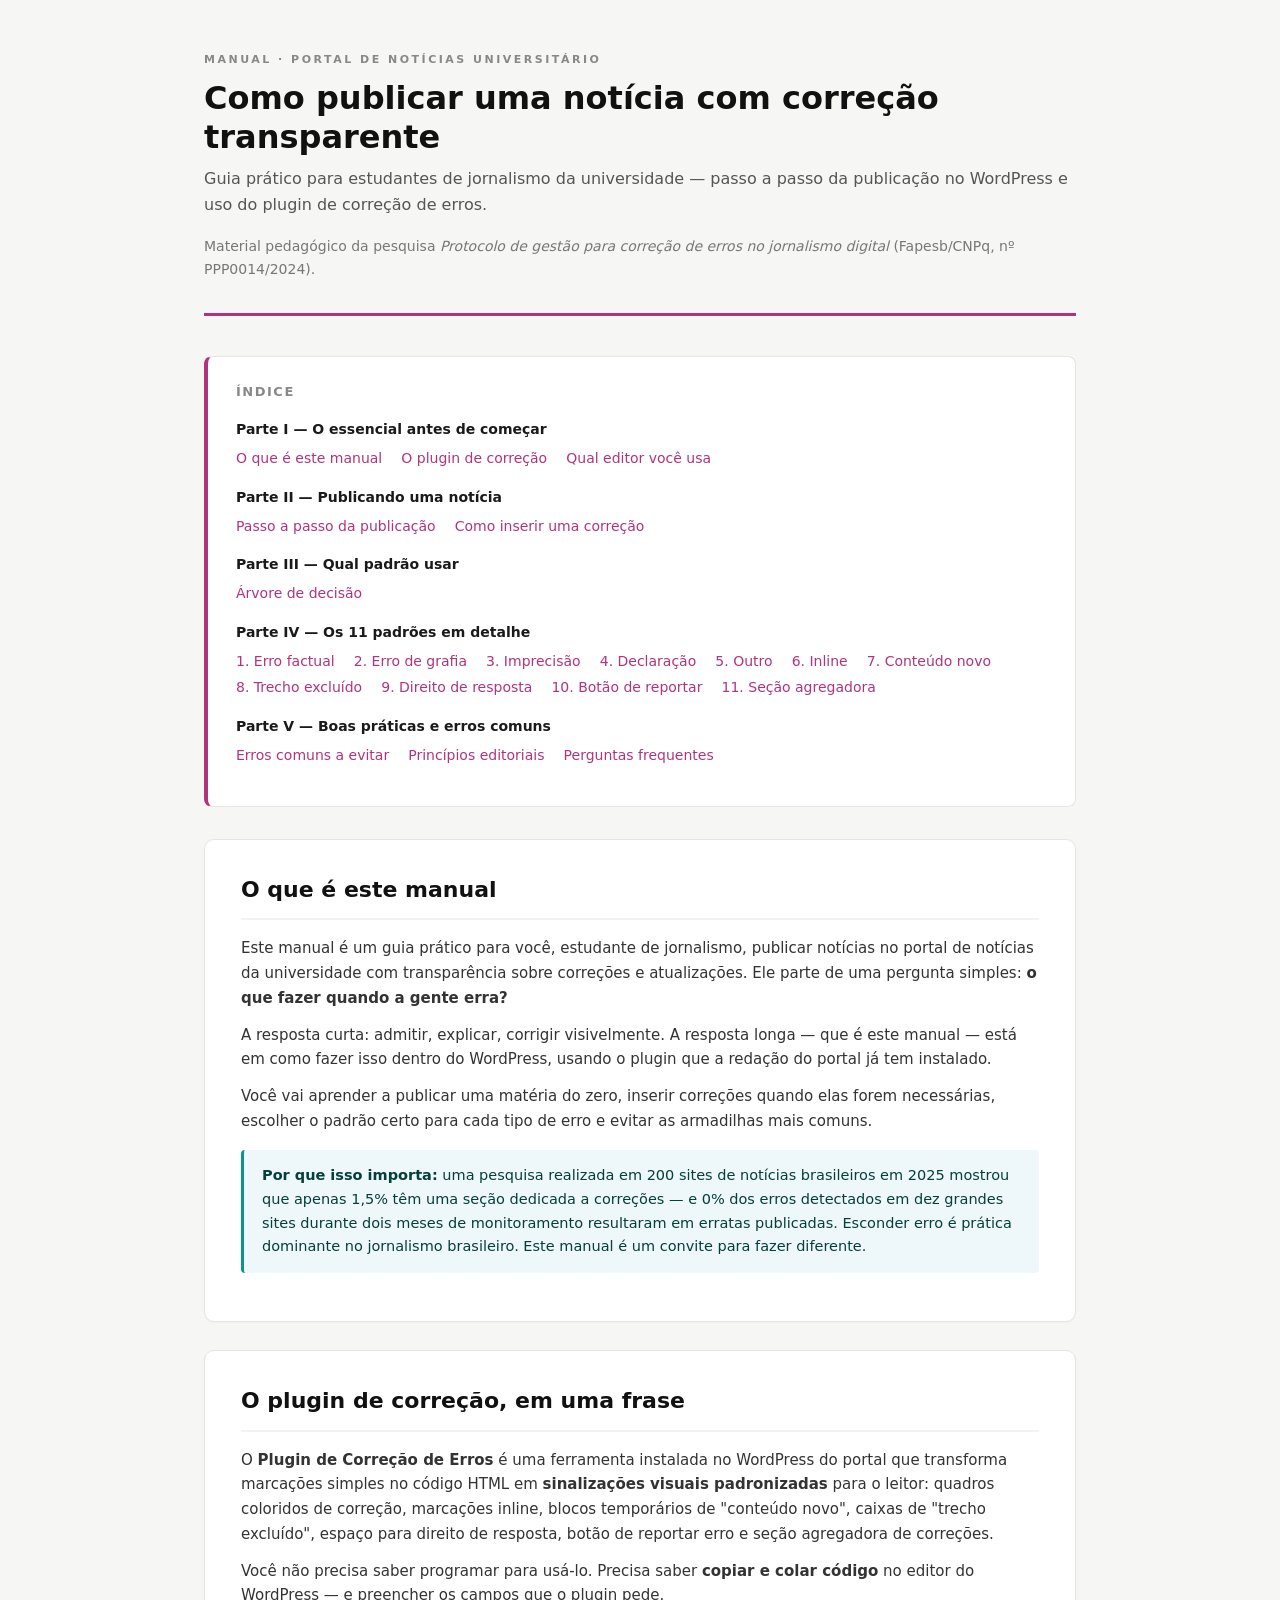
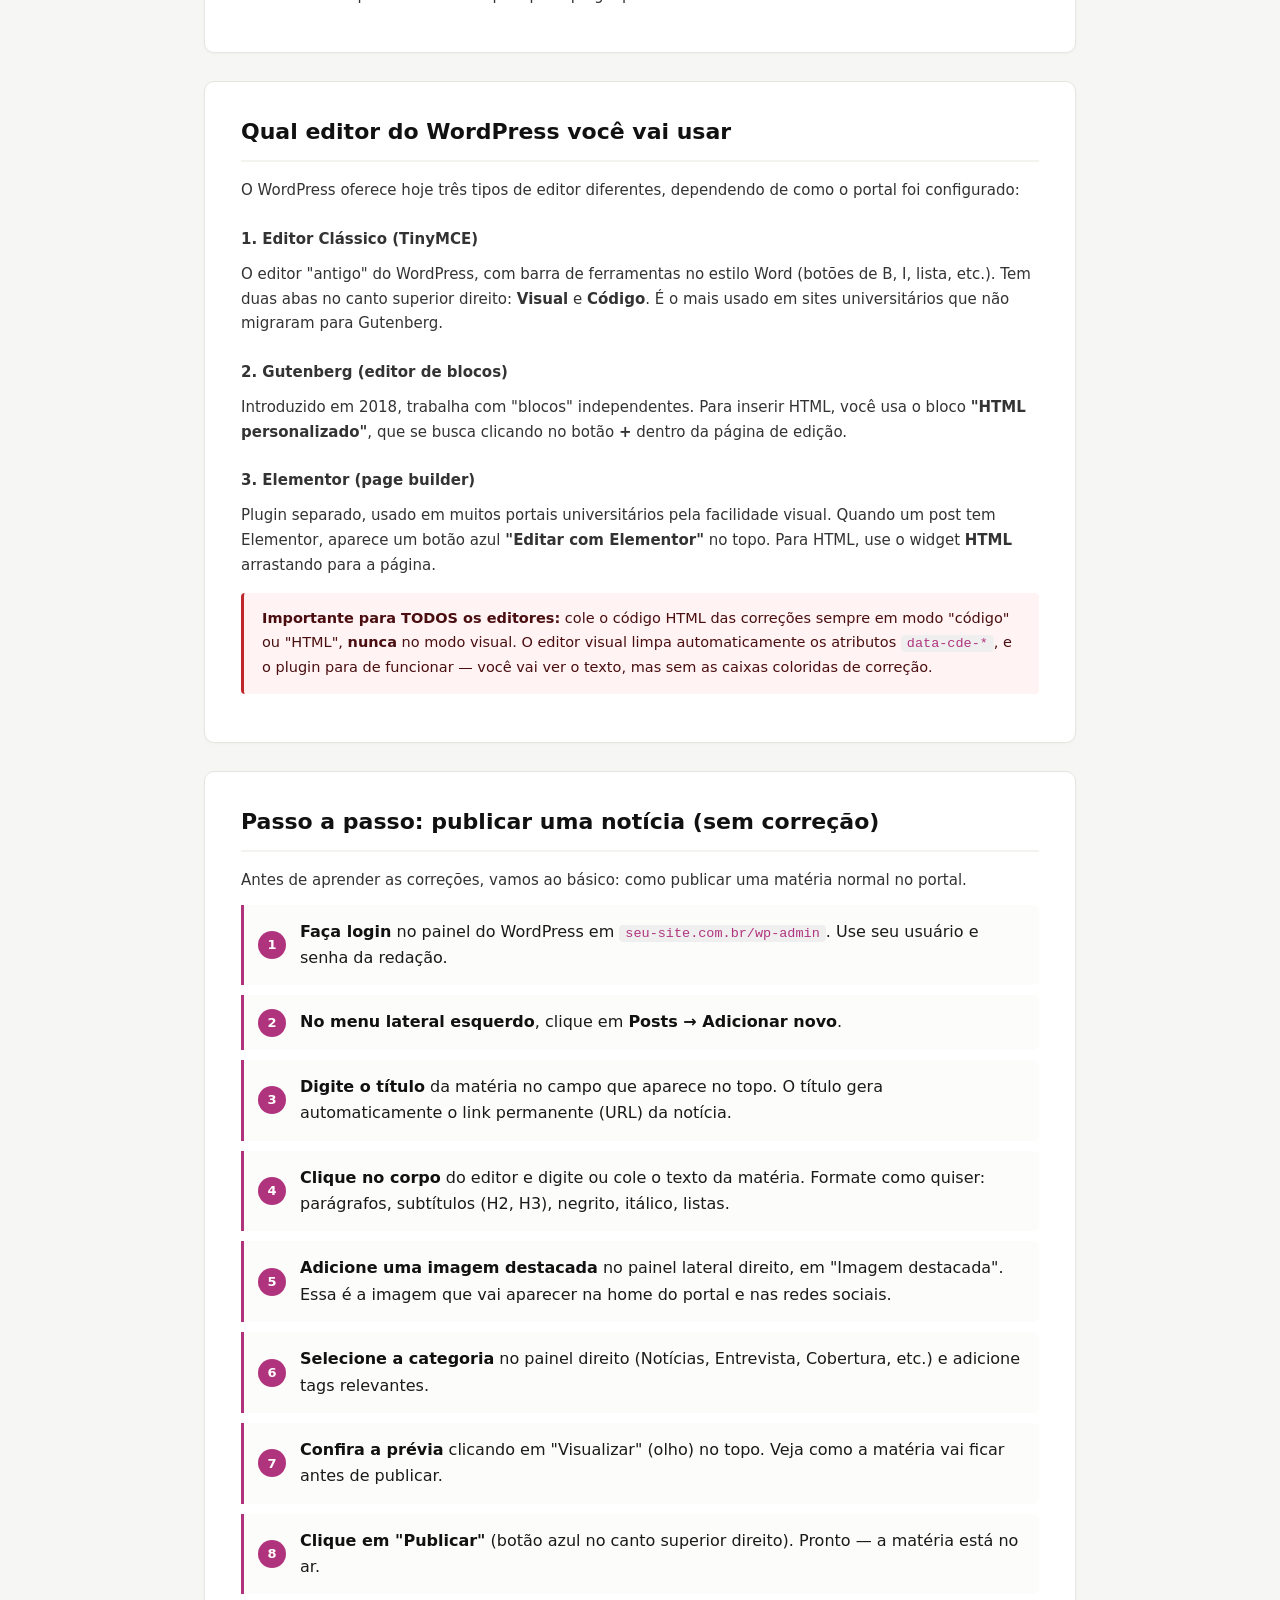
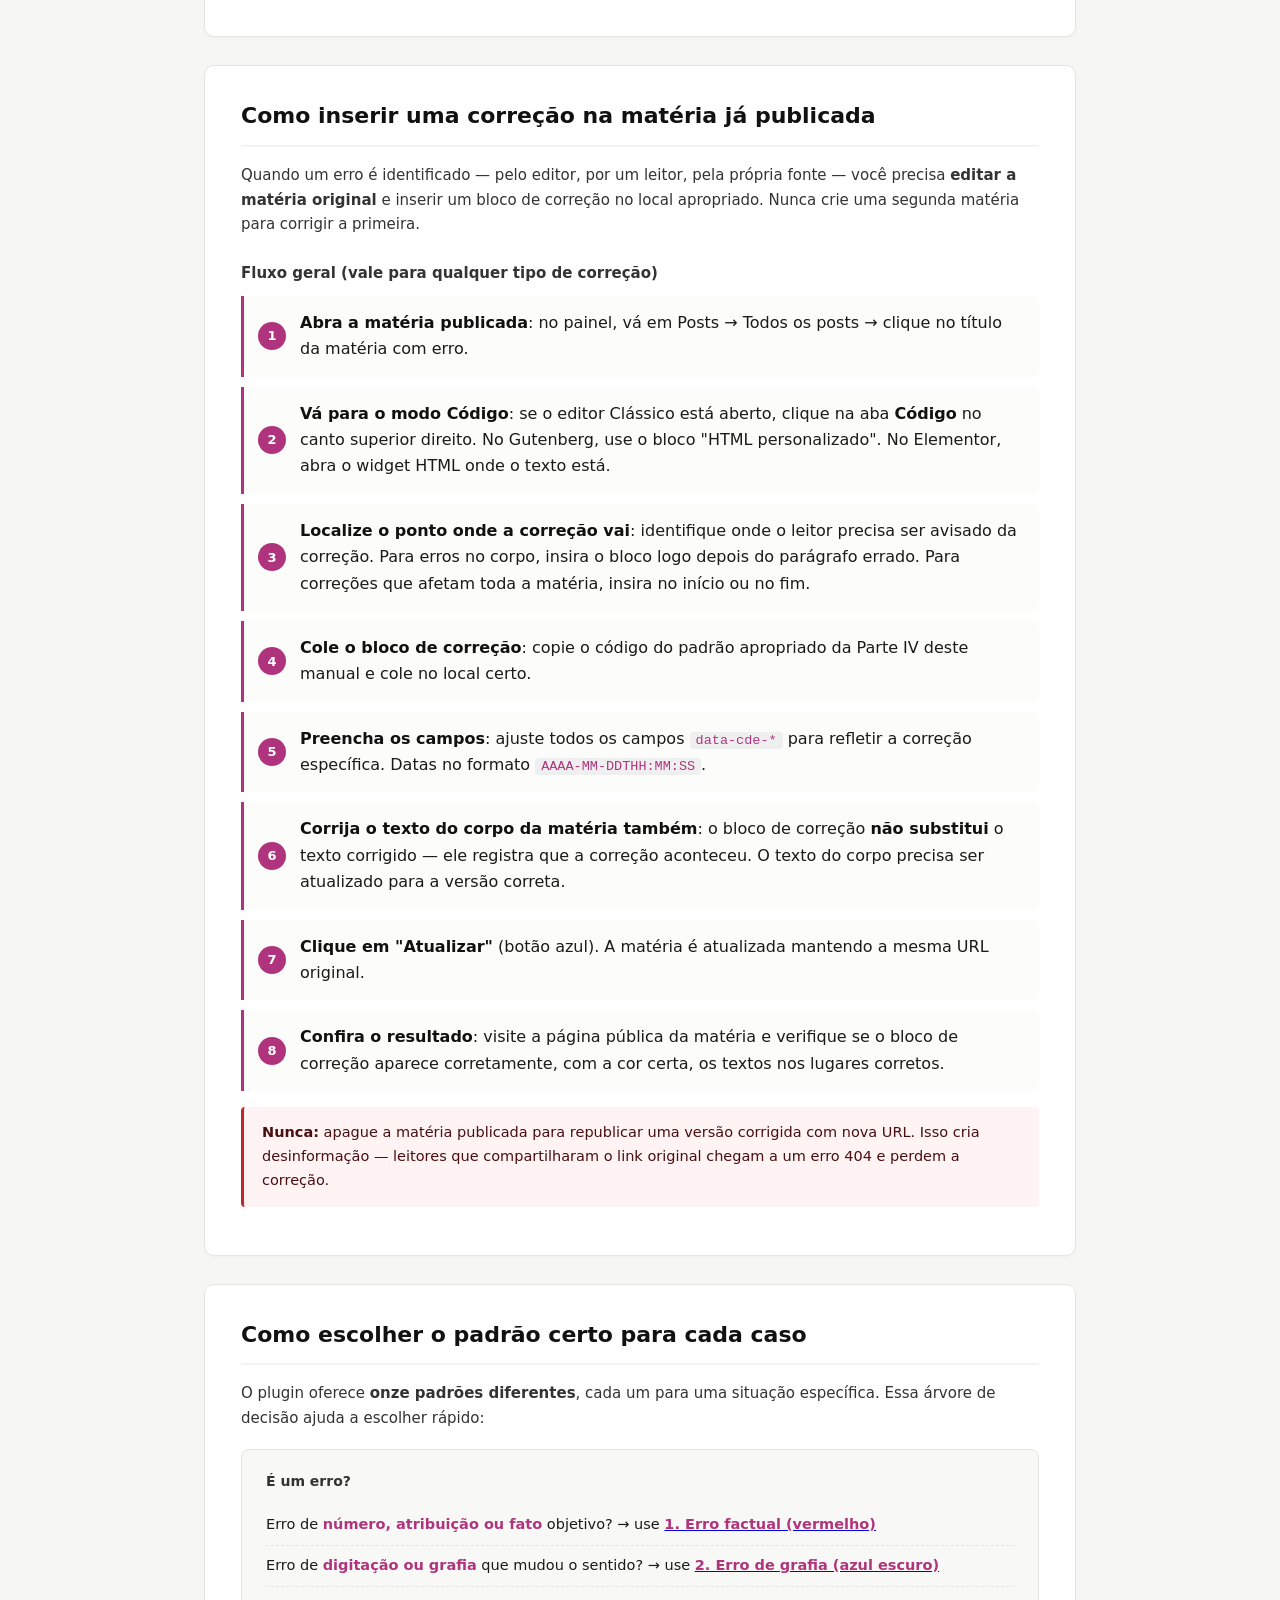
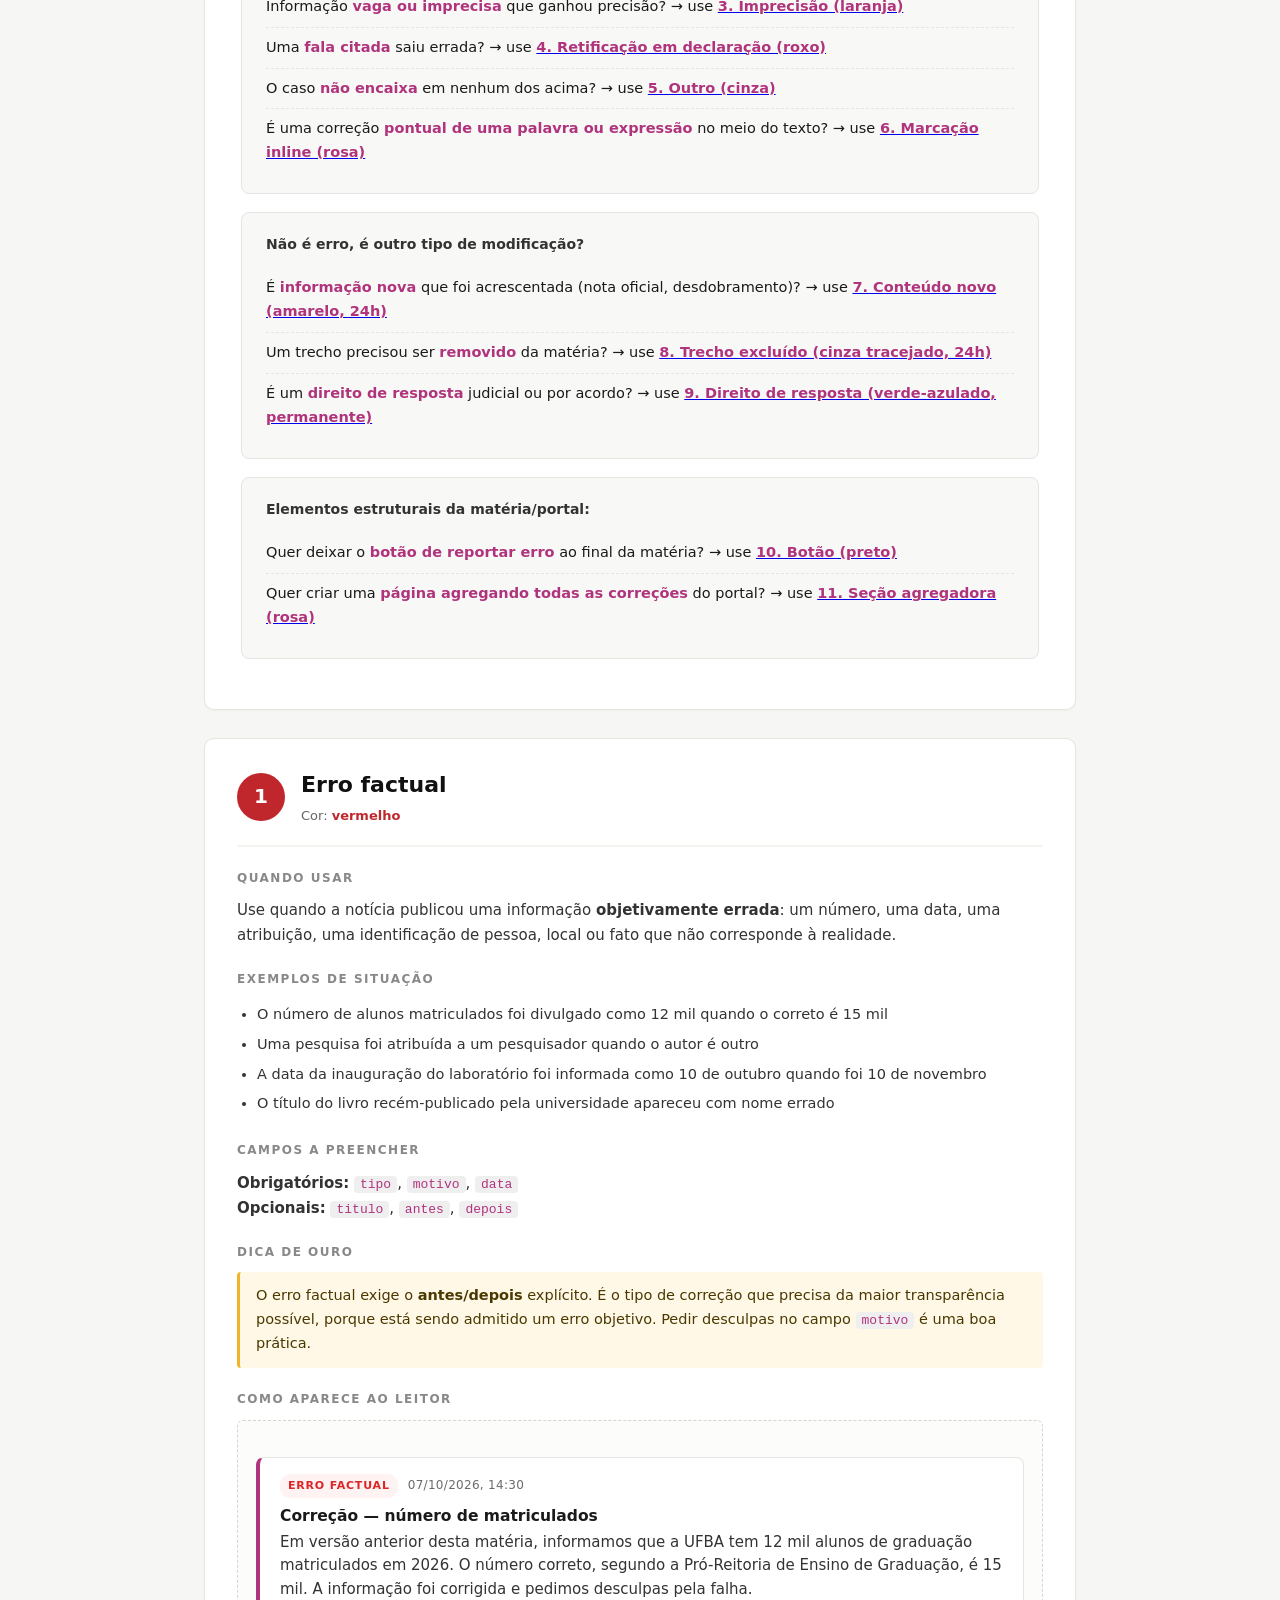
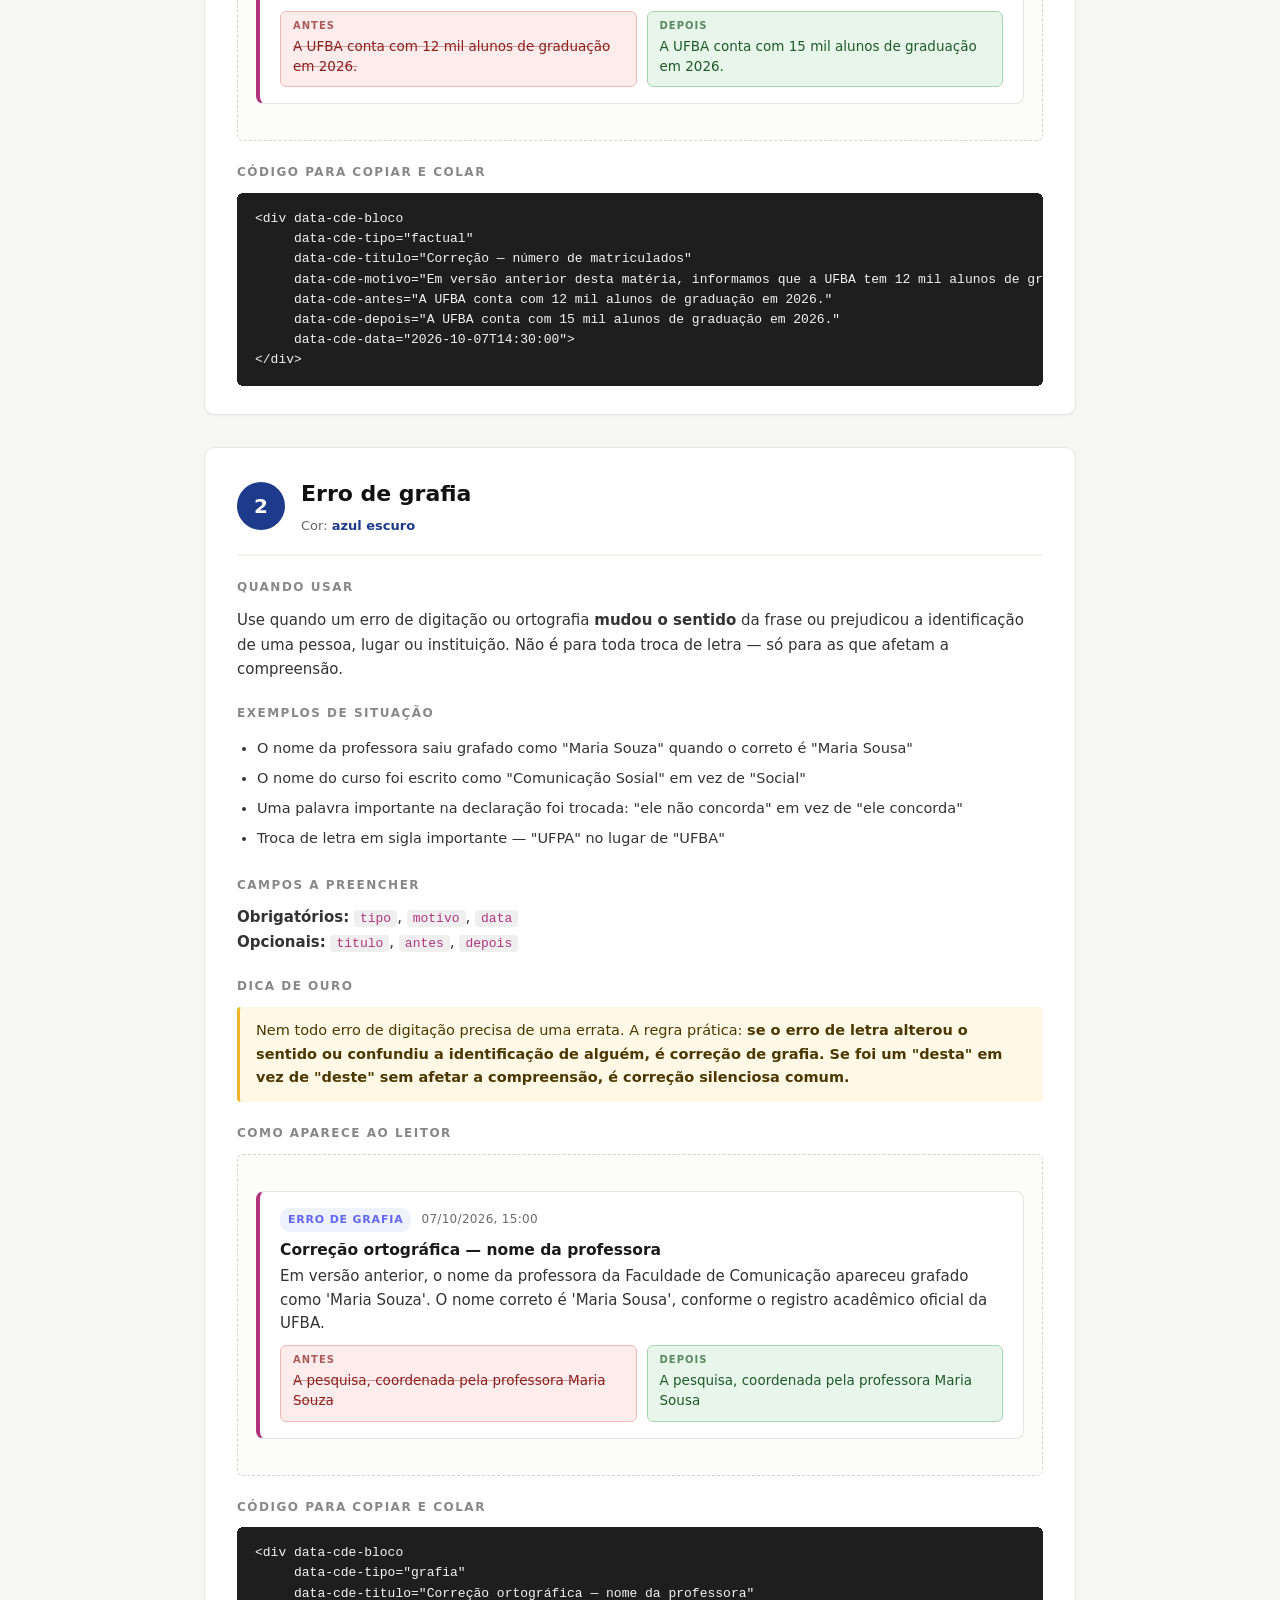
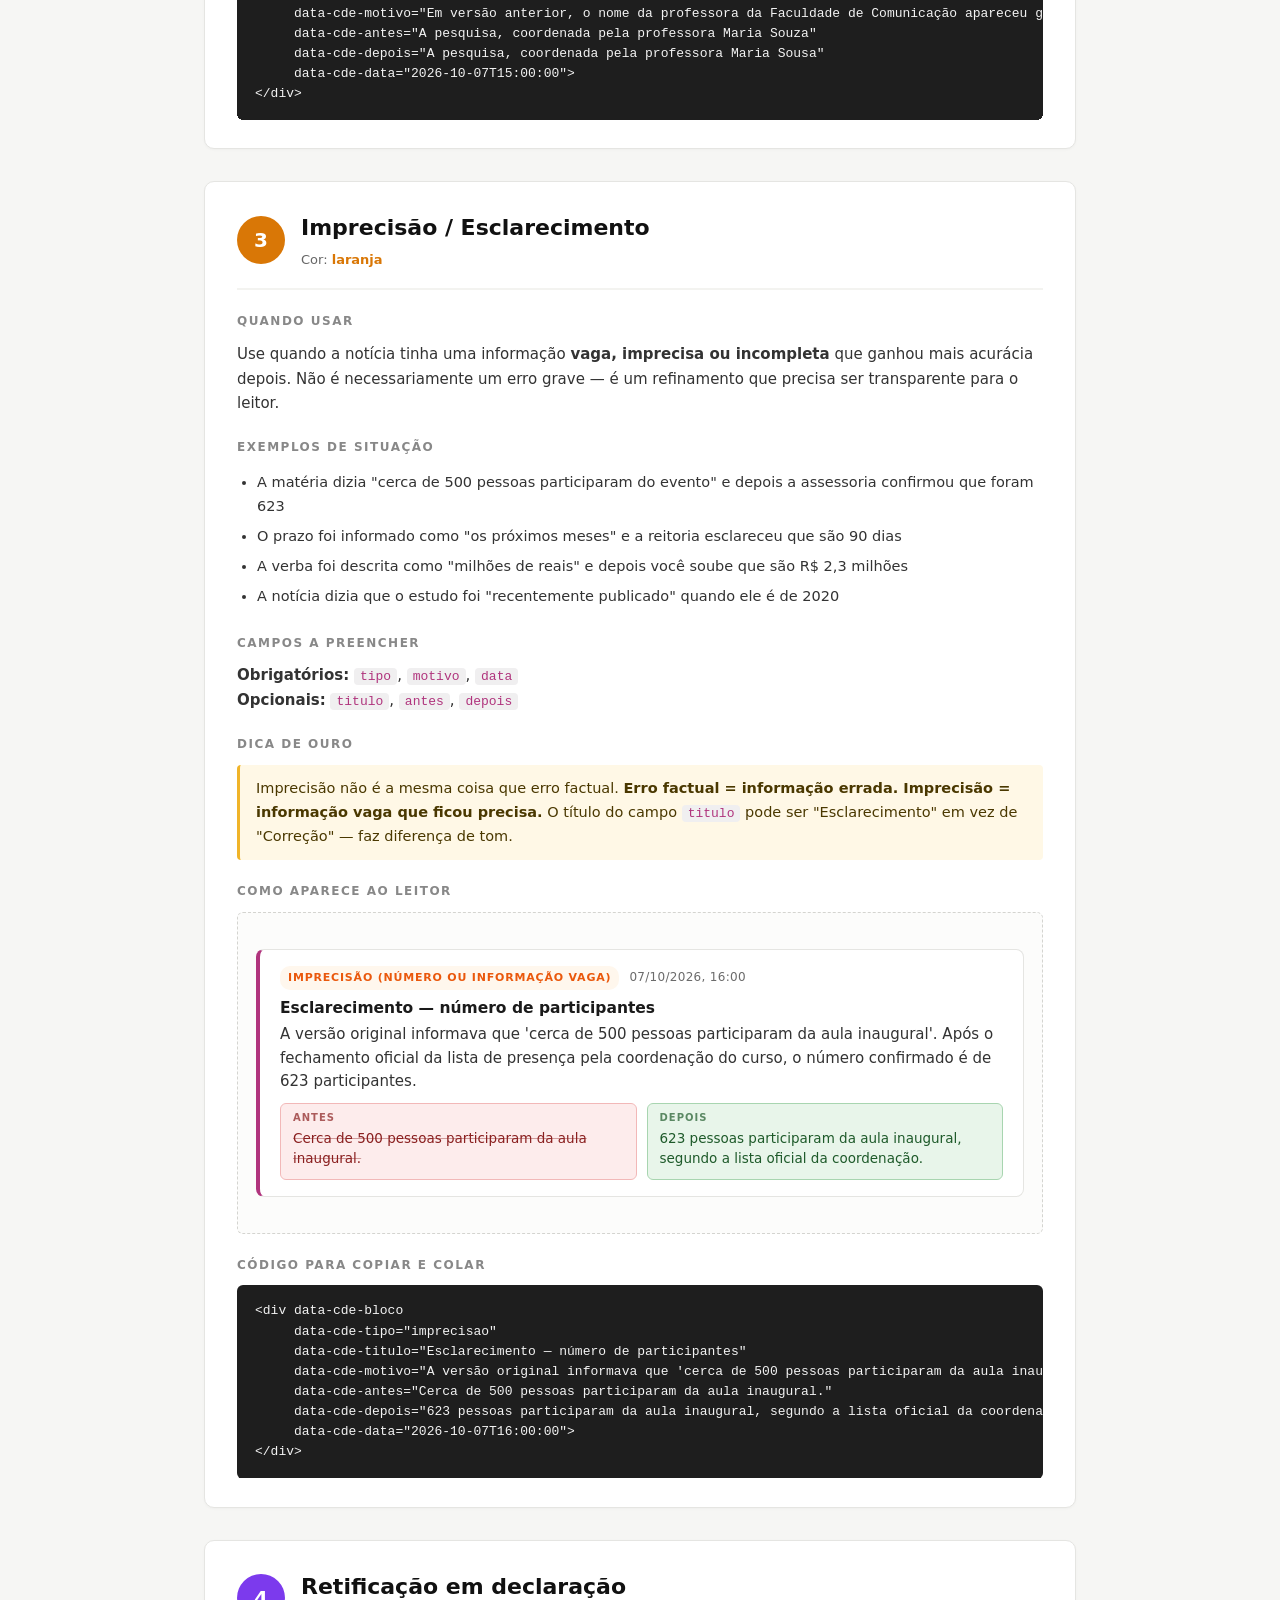
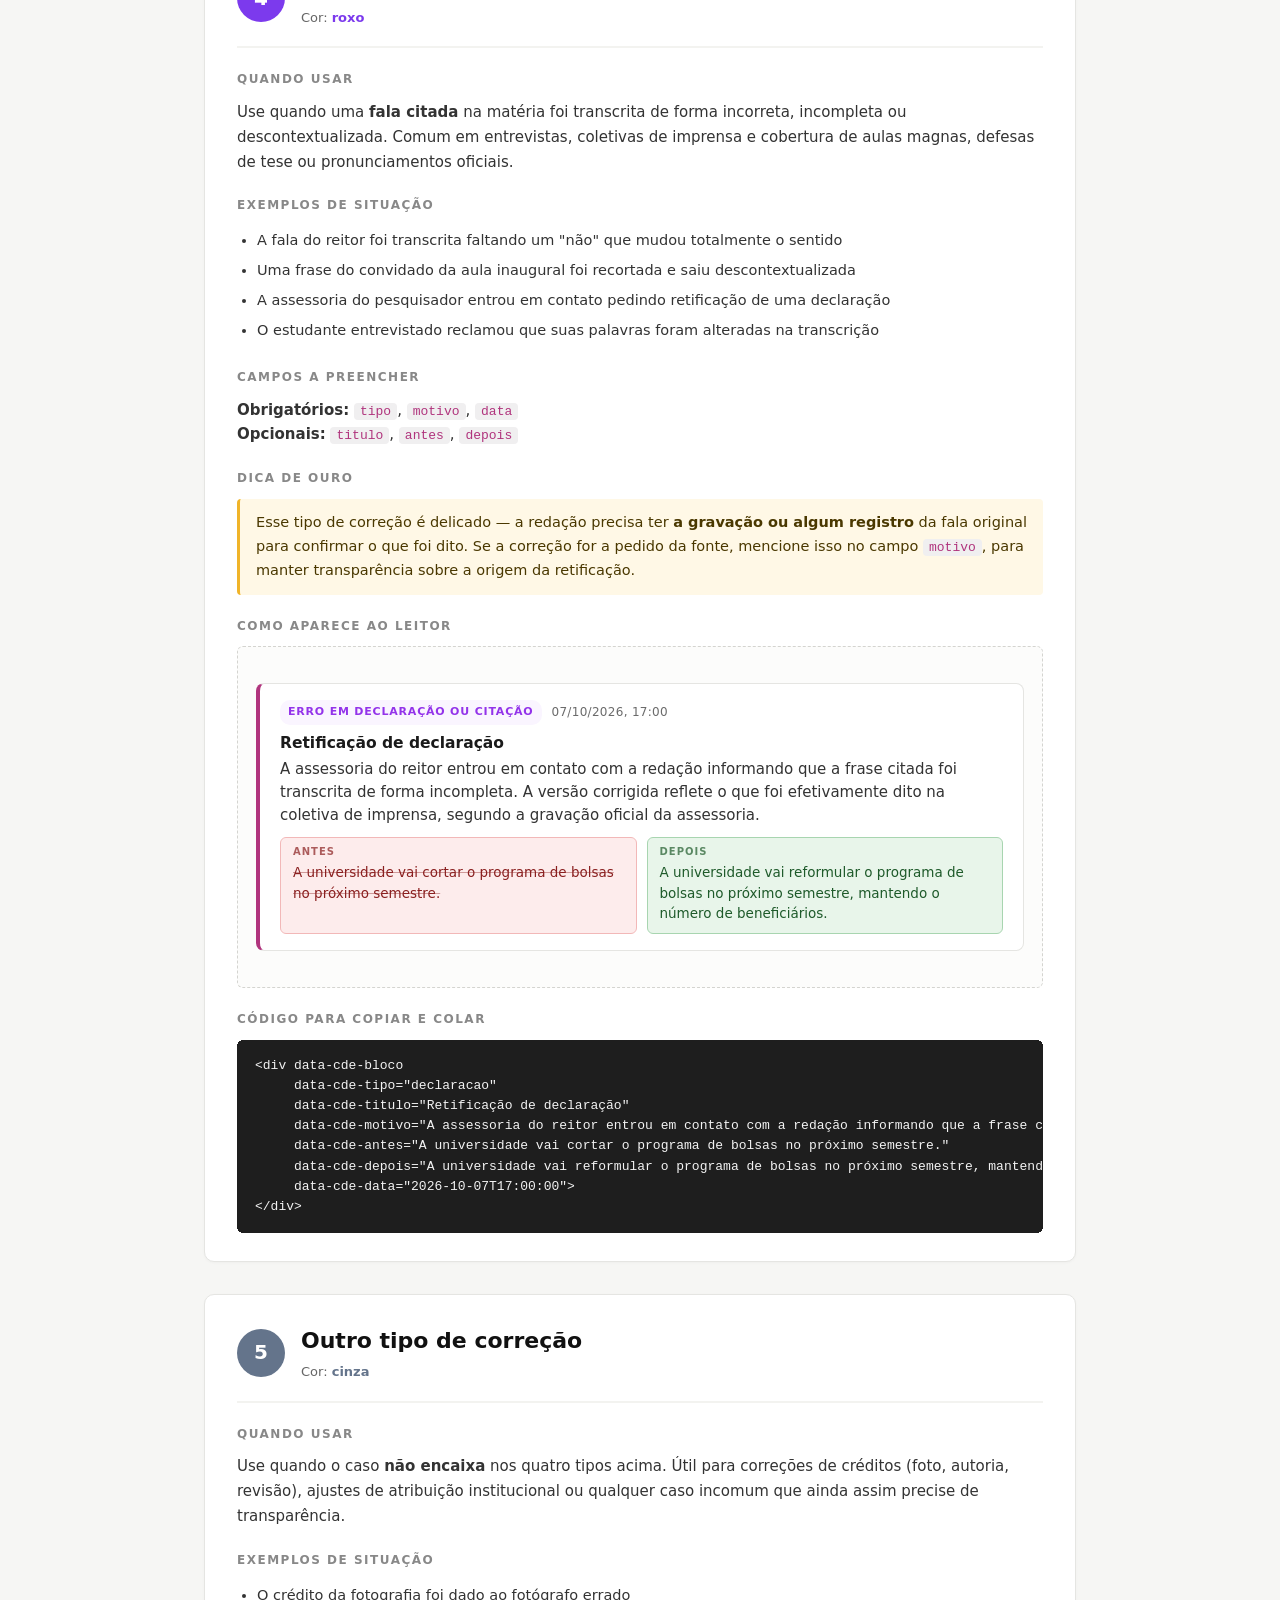
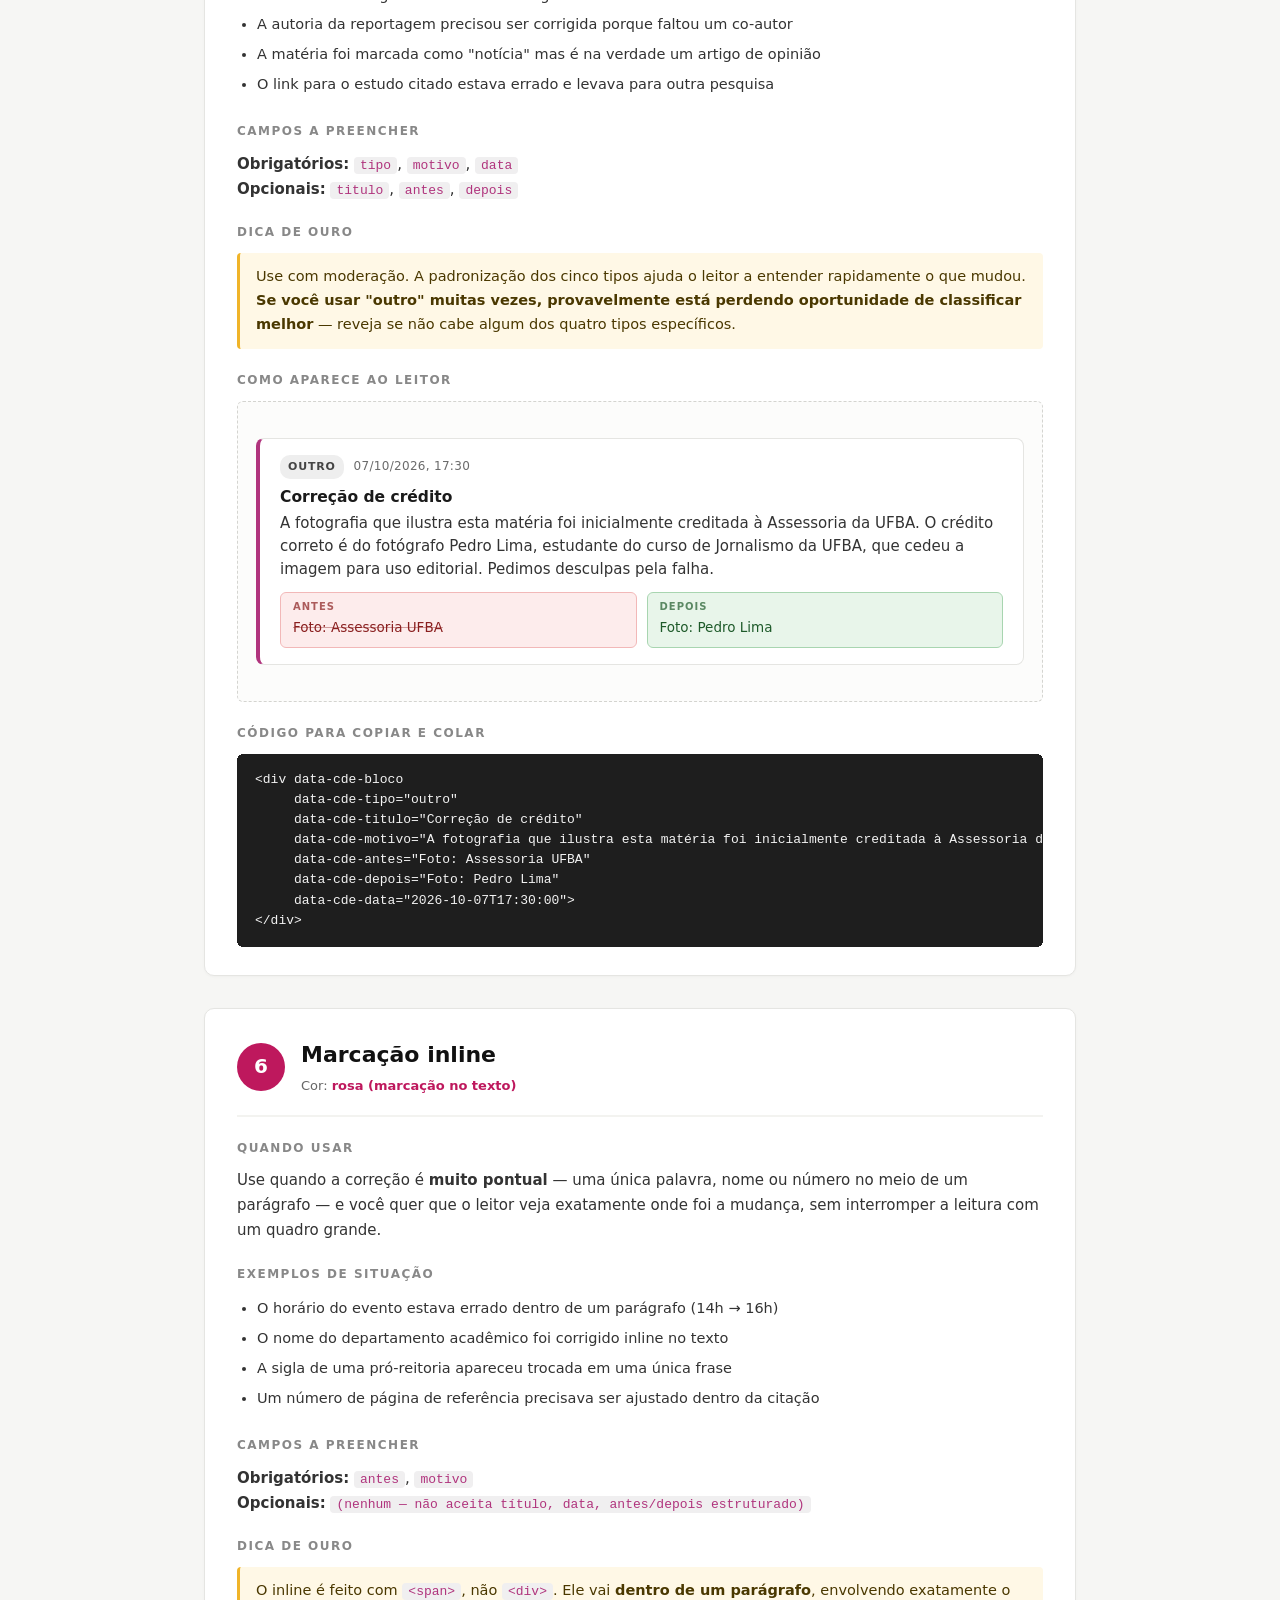
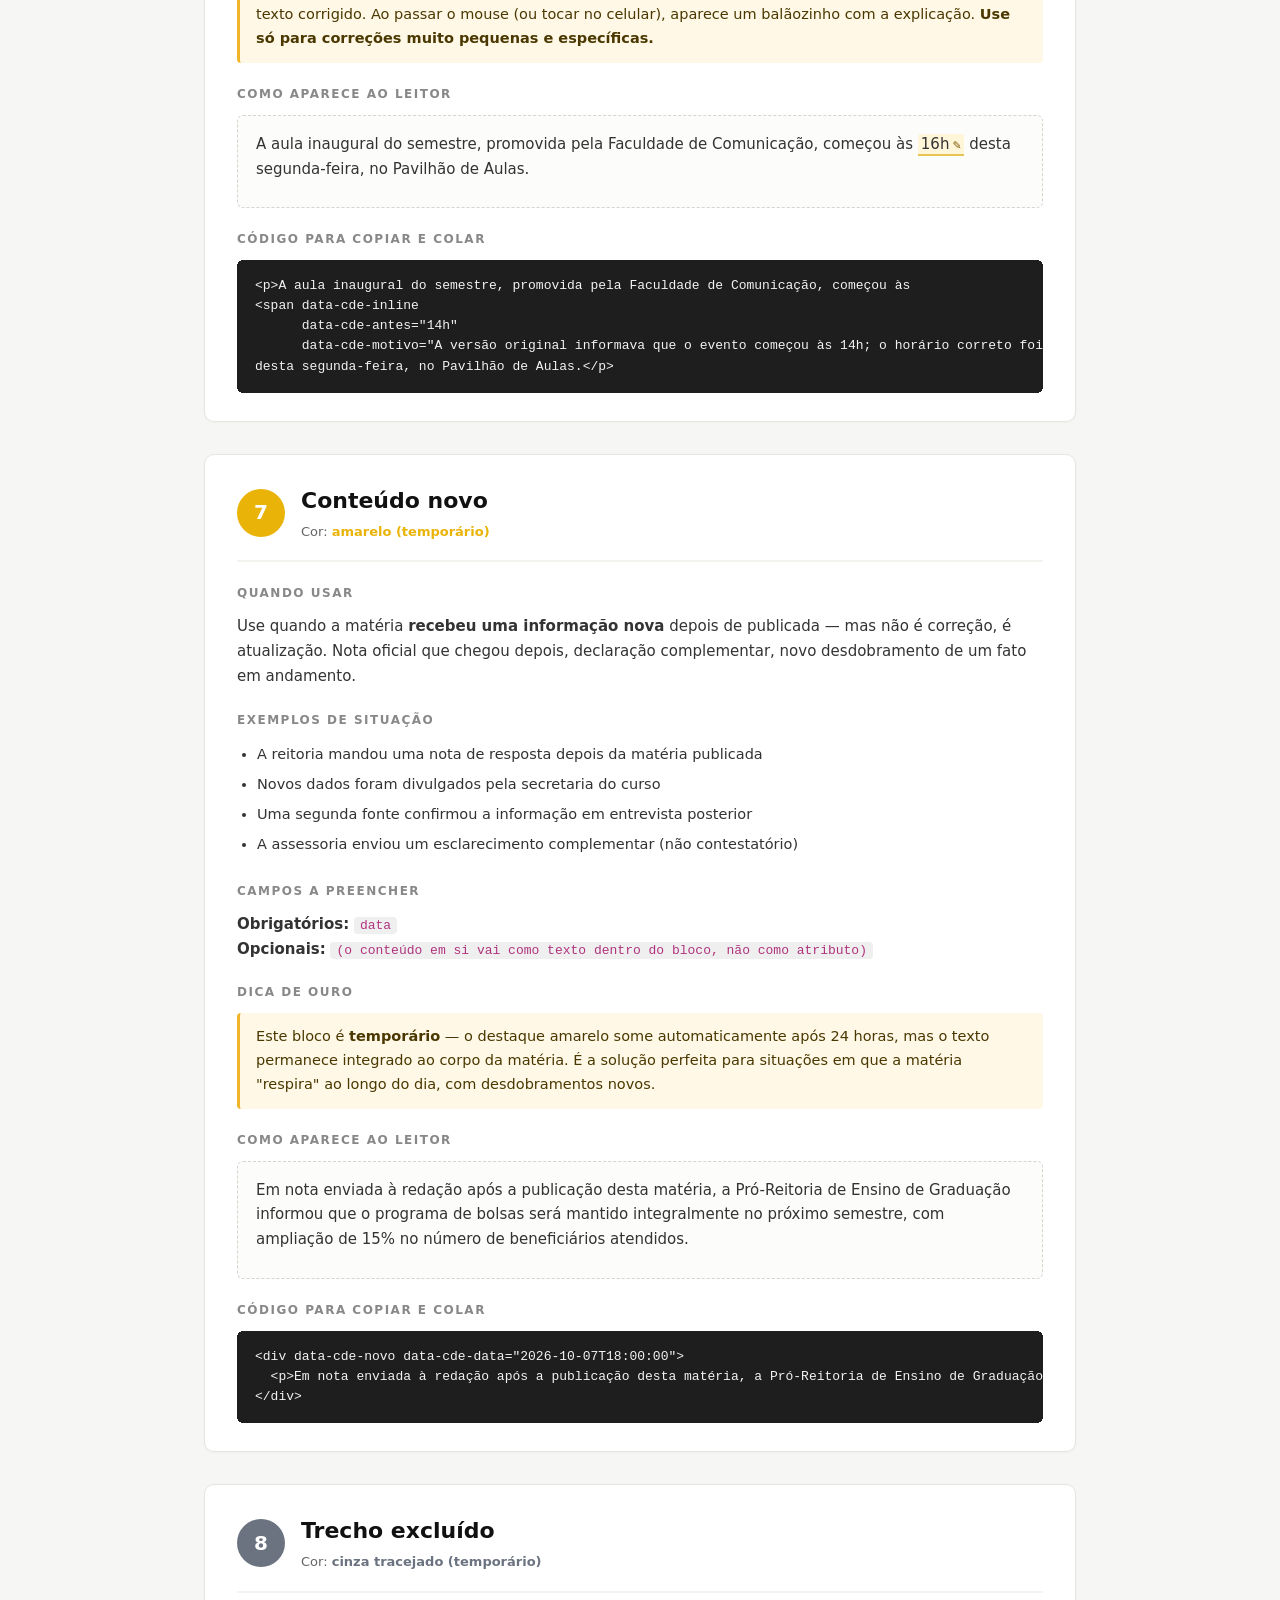
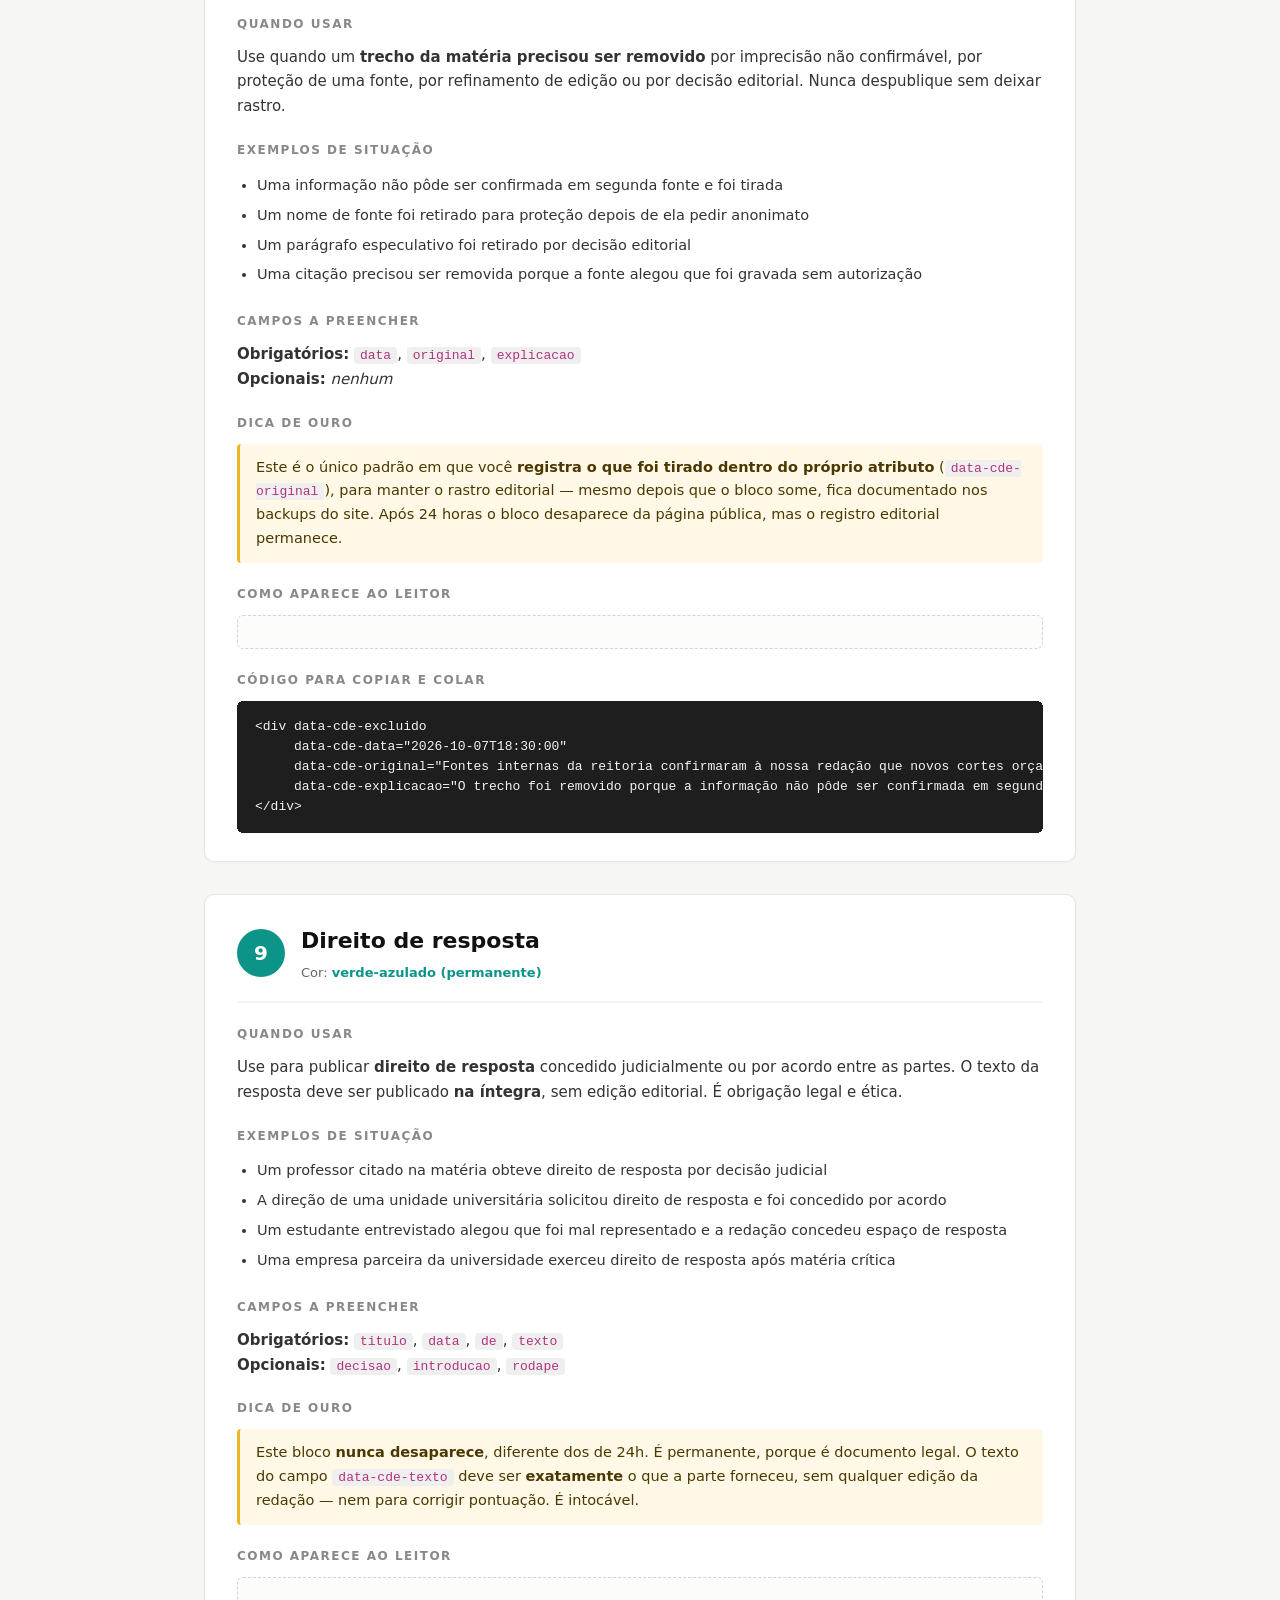
<file: docs/manual-publicacao-noticias.html>
<!DOCTYPE html>
<html lang="pt-BR">
<head>
<meta charset="UTF-8">
<meta name="viewport" content="width=device-width, initial-scale=1.0">
<title>Manual de publicação de notícias com correção de erros</title>
<style>
  * { box-sizing: border-box; }
  body {
    font-family: 'Inter', -apple-system, system-ui, sans-serif;
    max-width: 920px;
    margin: 0 auto;
    padding: 40px 24px 60px;
    background: #f6f6f4;
    color: #1a1a1a;
    line-height: 1.65;
  }

  /* HEADER */
  header.main {
    border-bottom: 3px solid #b0347d;
    padding-bottom: 28px;
    margin-bottom: 40px;
  }
  header.main p.tag {
    font-size: 11px;
    letter-spacing: 2.5px;
    text-transform: uppercase;
    color: #888;
    margin-bottom: 10px;
    font-weight: 700;
  }
  header.main h1 {
    font-size: 32px;
    margin: 0 0 10px 0;
    color: #111;
    line-height: 1.2;
    font-weight: 800;
  }
  header.main p.subtitle {
    font-size: 16px;
    color: #555;
    margin: 4px 0;
  }

  /* SECTION STYLES */
  section.chapter {
    background: white;
    border: 1px solid #e5e5e2;
    border-radius: 10px;
    padding: 32px 36px;
    margin-bottom: 28px;
    box-shadow: 0 1px 3px rgba(0,0,0,0.03);
  }
  section.chapter h2 {
    font-size: 22px;
    margin: 0 0 16px 0;
    color: #111;
    padding-bottom: 10px;
    border-bottom: 2px solid #f3f3f0;
  }
  section.chapter h3 {
    font-size: 15px;
    margin: 24px 0 10px 0;
    color: #333;
    font-weight: 700;
  }
  section.chapter p {
    font-size: 15px;
    color: #333;
    margin: 0 0 12px 0;
  }

  /* TOC */
  nav.toc {
    background: white;
    border: 1px solid #e5e5e2;
    border-left: 4px solid #b0347d;
    border-radius: 8px;
    padding: 24px 28px;
    margin-bottom: 32px;
  }
  nav.toc h2 {
    font-size: 13px;
    letter-spacing: 1.5px;
    text-transform: uppercase;
    color: #888;
    margin: 0 0 16px 0;
    font-weight: 700;
  }
  nav.toc .toc-section {
    margin-bottom: 14px;
  }
  nav.toc .toc-section strong {
    display: block;
    color: #1a1a1a;
    font-size: 14px;
    margin-bottom: 4px;
  }
  nav.toc .toc-section a {
    color: #b0347d;
    text-decoration: none;
    font-size: 14px;
    display: inline-block;
    margin-right: 14px;
  }
  nav.toc .toc-section a:hover { text-decoration: underline; }

  /* STEPS */
  ol.steps {
    counter-reset: step;
    list-style: none;
    padding: 0;
    margin: 0;
  }
  ol.steps li {
    counter-increment: step;
    position: relative;
    padding: 14px 16px 14px 56px;
    margin-bottom: 10px;
    background: #fcfcfb;
    border-left: 3px solid #b0347d;
    border-radius: 0 6px 6px 0;
  }
  ol.steps li::before {
    content: counter(step);
    position: absolute;
    left: 14px;
    top: 50%;
    transform: translateY(-50%);
    width: 28px;
    height: 28px;
    background: #b0347d;
    color: white;
    border-radius: 50%;
    display: flex;
    align-items: center;
    justify-content: center;
    font-weight: 700;
    font-size: 13px;
  }
  ol.steps li strong { color: #111; }

  /* PATTERN CARDS */
  section.pattern {
    background: white;
    border: 1px solid #e5e5e2;
    border-radius: 10px;
    padding: 28px 32px;
    margin-bottom: 32px;
    box-shadow: 0 1px 3px rgba(0,0,0,0.03);
  }
  section.pattern .pattern-header {
    display: flex;
    align-items: center;
    gap: 16px;
    margin-bottom: 20px;
    padding-bottom: 18px;
    border-bottom: 2px solid #f3f3f0;
  }
  section.pattern .pattern-num {
    width: 48px;
    height: 48px;
    border-radius: 50%;
    display: flex;
    align-items: center;
    justify-content: center;
    color: white;
    font-weight: 800;
    font-size: 20px;
    flex-shrink: 0;
  }
  section.pattern h2 {
    font-size: 22px;
    margin: 0;
    color: #111;
  }
  section.pattern p.pattern-color {
    font-size: 13px;
    color: #666;
    margin: 2px 0 0 0;
  }
  section.pattern h3 {
    font-size: 12px;
    letter-spacing: 1.5px;
    text-transform: uppercase;
    color: #888;
    margin: 22px 0 10px 0;
    font-weight: 700;
  }
  section.pattern p {
    font-size: 15px;
    color: #333;
    margin: 0 0 10px 0;
  }
  section.pattern ul.scenarios {
    margin: 0 0 8px 0;
    padding-left: 20px;
  }
  section.pattern ul.scenarios li {
    font-size: 14.5px;
    color: #333;
    padding: 3px 0;
  }
  section.pattern p.dica {
    background: #fff8e6;
    border-left: 3px solid #f0b429;
    padding: 12px 16px;
    border-radius: 4px;
    font-size: 14.5px;
    color: #4a3800;
  }
  section.pattern code {
    background: #f0eff0;
    padding: 1px 6px;
    border-radius: 4px;
    font-size: 13px;
    color: #b0347d;
    font-family: 'JetBrains Mono', ui-monospace, monospace;
  }
  section.pattern .live {
    background: #fcfcfb;
    border: 1px dashed #d4d4d0;
    border-radius: 6px;
    padding: 16px 18px;
    margin-bottom: 6px;
  }
  section.pattern pre {
    background: #1e1e1e;
    color: #f3f3f3;
    border-radius: 6px;
    padding: 16px 18px;
    overflow-x: auto;
    font-size: 13px;
    line-height: 1.55;
    font-family: 'JetBrains Mono', ui-monospace, 'Courier New', monospace;
    margin: 0;
  }
  section.pattern pre code {
    background: transparent;
    color: inherit;
    padding: 0;
    white-space: pre;
  }

  /* INLINE CODE OUTSIDE PATTERN CARDS */
  section.chapter code {
    background: #f0eff0;
    padding: 1px 6px;
    border-radius: 4px;
    font-size: 13.5px;
    color: #b0347d;
    font-family: 'JetBrains Mono', ui-monospace, monospace;
  }

  /* WARNING / NOTE BOXES */
  .warning {
    background: #fff3f3;
    border-left: 3px solid #c0272d;
    padding: 14px 18px;
    border-radius: 4px;
    font-size: 14.5px;
    color: #4a0e10;
    margin: 16px 0;
  }
  .note {
    background: #eef7fa;
    border-left: 3px solid #0d9488;
    padding: 14px 18px;
    border-radius: 4px;
    font-size: 14.5px;
    color: #053f3a;
    margin: 16px 0;
  }

  /* DECISION TREE */
  .decision {
    background: #f8f8f6;
    border: 1px solid #e5e5e2;
    border-radius: 8px;
    padding: 20px 24px;
    margin: 18px 0;
  }
  .decision h4 {
    margin: 0 0 12px 0;
    font-size: 14px;
    color: #333;
  }
  .decision ul {
    margin: 0;
    padding-left: 0;
    list-style: none;
  }
  .decision li {
    padding: 8px 0;
    border-bottom: 1px dashed #e5e5e2;
    font-size: 14.5px;
  }
  .decision li:last-child { border-bottom: none; }
  .decision li strong { color: #b0347d; }

  footer {
    margin-top: 60px;
    padding-top: 24px;
    border-top: 1px solid #e5e5e2;
    color: #777;
    font-size: 13px;
    text-align: center;
    line-height: 1.7;
  }

  /* ============== PLUGIN CSS INLINE ============== */
  /*
 * ================================================================
 *  Plugin de Correção de Erros — CSS
 *  Namespace: .cde-*
 *
 *  Este arquivo contém somente os estilos do plugin.
 *  Inclua-o via <link rel="stylesheet" href="cde.css"> no template
 *  do seu CMS ou concatene com seu próprio bundle de estilos.
 *
 *  Versão: 1.0
 *  Origem: pesquisa "Protocolo de gestão para correção de erros
 *  no jornalismo digital" (nº PPP0014/2024 — Fapesb/CNPq).
 * ================================================================
 */

:root {
  --cde-font: 'Inter', -apple-system, system-ui, sans-serif;
  --cde-text: #1a1a1a;
  --cde-muted: #6b6b6b;
  --cde-border: #e5e5e2;
  --cde-bg: #ffffff;
  --cde-bg-alt: #fafaf8;
  --cde-accent: #b0347d;            /* cor principal (editável) */
  --cde-accent-soft: #fbecf4;
  --cde-recente-bg: #fff5d9;        /* amarelo para <24h */
  --cde-recente-border: #e6c555;
  --cde-recente-text: #7a5800;
  --cde-antes-bg: #fdecec;          /* vermelho suave para "antes" */
  --cde-antes-text: #8a1f1f;
  --cde-antes-border: #f2b8b8;
  --cde-depois-bg: #e8f5ea;         /* verde suave para "depois" */
  --cde-depois-text: #1e5a2a;
  --cde-depois-border: #a8d5b0;
  --cde-radius: 8px;
  --cde-shadow: 0 1px 2px rgba(0,0,0,0.04);
}

/* ---------- Correção inline (em meio ao texto do artigo) ---------- */
.cde-inline {
  background: var(--cde-recente-bg);
  border-bottom: 2px solid var(--cde-recente-border);
  padding: 1px 3px;
  border-radius: 3px 3px 0 0;
  cursor: help;
  font-style: normal;
  position: relative;
  transition: background 0.15s;
}
.cde-inline:hover { background: #fce9b0; }
.cde-inline::after {
  content: "✎";
  font-size: 0.72em;
  color: var(--cde-recente-text);
  margin-left: 3px;
  font-weight: 700;
}
.cde-inline-tooltip {
  position: absolute;
  bottom: calc(100% + 6px);
  left: 0;
  background: #1a1a1a;
  color: white;
  font-size: 12.5px;
  line-height: 1.5;
  padding: 10px 12px;
  border-radius: 6px;
  min-width: 220px;
  max-width: 320px;
  box-shadow: 0 6px 24px rgba(0,0,0,0.18);
  z-index: 50;
  font-style: normal;
  font-weight: 400;
  white-space: normal;
}
.cde-inline-tooltip strong { color: var(--cde-recente-border); font-weight: 700; }
.cde-inline-tooltip .cde-tooltip-antes {
  display: block;
  text-decoration: line-through;
  color: #ff9a9a;
  margin-top: 4px;
  font-size: 12px;
}
.cde-inline-tooltip::after {
  content: "";
  position: absolute;
  top: 100%;
  left: 14px;
  border: 6px solid transparent;
  border-top-color: #1a1a1a;
}

/* ---------- Bloco de errata (topo ou rodapé do artigo) ---------- */
.cde-bloco {
  background: var(--cde-bg);
  border: 1px solid var(--cde-border);
  border-left: 4px solid var(--cde-accent);
  border-radius: var(--cde-radius);
  padding: 16px 20px;
  margin: 20px 0;
  font-family: var(--cde-font);
  color: var(--cde-text);
}
.cde-bloco.cde-recente {
  border-left-color: var(--cde-recente-border);
  background: linear-gradient(to right, var(--cde-recente-bg) 0%, var(--cde-bg) 40%);
}
.cde-bloco-header {
  display: flex;
  align-items: center;
  gap: 10px;
  flex-wrap: wrap;
  font-size: 12px;
  color: var(--cde-muted);
  margin-bottom: 8px;
  letter-spacing: 0.3px;
}
.cde-badge {
  display: inline-block;
  font-size: 11px;
  font-weight: 700;
  letter-spacing: 0.8px;
  text-transform: uppercase;
  padding: 3px 8px;
  border-radius: 10px;
  background: var(--cde-accent-soft);
  color: var(--cde-accent);
}
/* Paleta alinhada com a landing page (factual/grafia/imprecisão/declaração/outro) */
.cde-badge.cde-tipo-factual { background: #fef2f2; color: #dc2626; }
.cde-badge.cde-tipo-grafia { background: #eef2ff; color: #6366f1; }
.cde-badge.cde-tipo-imprecisao { background: #fff7ed; color: #ea580c; }
.cde-badge.cde-tipo-declaracao { background: #faf5ff; color: #9333ea; }
.cde-badge.cde-tipo-outro { background: #eee; color: #444; }
.cde-badge-recente {
  background: var(--cde-recente-bg);
  color: var(--cde-recente-text);
  border: 1px solid var(--cde-recente-border);
}
.cde-bloco-data { font-variant-numeric: tabular-nums; }
.cde-bloco-titulo {
  font-size: 15.5px;
  font-weight: 600;
  margin: 2px 0 4px;
  line-height: 1.35;
}
.cde-bloco-motivo {
  font-size: 14px;
  color: #3a3a3a;
  margin: 0 0 12px;
  line-height: 1.55;
}
.cde-diff {
  display: grid;
  grid-template-columns: 1fr 1fr;
  gap: 10px;
  margin-top: 10px;
}
.cde-diff-antes, .cde-diff-depois {
  font-size: 13.5px;
  padding: 10px 12px;
  border-radius: 6px;
  line-height: 1.5;
  position: relative;
  padding-top: 24px;
}
.cde-diff-antes {
  background: var(--cde-antes-bg);
  color: var(--cde-antes-text);
  border: 1px solid var(--cde-antes-border);
  text-decoration: line-through;
  text-decoration-color: rgba(138,31,31,0.4);
}
.cde-diff-depois {
  background: var(--cde-depois-bg);
  color: var(--cde-depois-text);
  border: 1px solid var(--cde-depois-border);
  font-weight: 500;
}
.cde-diff-antes::before, .cde-diff-depois::before {
  position: absolute;
  top: 6px;
  left: 12px;
  font-size: 10px;
  font-weight: 700;
  letter-spacing: 1px;
  text-transform: uppercase;
  text-decoration: none;
}
.cde-diff-antes::before { content: "Antes"; color: var(--cde-antes-text); opacity: 0.7; }
.cde-diff-depois::before { content: "Depois"; color: var(--cde-depois-text); opacity: 0.7; }
@media (max-width: 560px) {
  .cde-diff { grid-template-columns: 1fr; }
}

/* ---------- Arquivo de correções (lista completa) ---------- */
.cde-lista {
  font-family: var(--cde-font);
  color: var(--cde-text);
}
.cde-lista-header {
  display: flex;
  align-items: center;
  justify-content: space-between;
  gap: 12px;
  flex-wrap: wrap;
  margin-bottom: 14px;
}
.cde-lista-titulo {
  font-size: 18px;
  font-weight: 700;
  margin: 0;
}
.cde-lista-subtitulo {
  font-size: 13.5px;
  color: var(--cde-muted);
  margin: 2px 0 0;
}
.cde-lista-filtros {
  display: flex;
  gap: 6px;
  flex-wrap: wrap;
  padding: 8px;
  background: var(--cde-bg-alt);
  border: 1px solid var(--cde-border);
  border-radius: var(--cde-radius);
  margin-bottom: 12px;
}
.cde-filtro {
  border: 1px solid transparent;
  background: transparent;
  color: var(--cde-muted);
  font-size: 12px;
  font-weight: 600;
  letter-spacing: 0.4px;
  text-transform: uppercase;
  padding: 7px 12px;
  border-radius: 6px;
  cursor: pointer;
  font-family: inherit;
}
.cde-filtro:hover { background: white; color: var(--cde-text); border-color: var(--cde-border); }
.cde-filtro.cde-filtro-ativo {
  background: var(--cde-text);
  color: white;
  border-color: var(--cde-text);
}
.cde-lista-vazia {
  padding: 24px;
  text-align: center;
  color: var(--cde-muted);
  font-size: 14px;
  background: var(--cde-bg-alt);
  border: 1px dashed var(--cde-border);
  border-radius: var(--cde-radius);
}
.cde-lista-item { margin-bottom: 12px; }
.cde-lista-item:last-child { margin-bottom: 0; }

/* ---------- Botão de reportar erro ---------- */
.cde-botao-reportar {
  display: inline-flex;
  align-items: center;
  gap: 8px;
  background: var(--cde-bg);
  color: var(--cde-text);
  border: 1px solid var(--cde-border);
  border-radius: 999px;
  padding: 9px 16px;
  font-family: var(--cde-font);
  font-size: 13px;
  font-weight: 600;
  cursor: pointer;
  transition: all 0.15s;
  box-shadow: var(--cde-shadow);
}
.cde-botao-reportar:hover {
  background: var(--cde-text);
  color: white;
  border-color: var(--cde-text);
}
.cde-botao-reportar::before { content: "⚑"; font-size: 14px; }

.cde-botao-flutuante {
  position: fixed;
  z-index: 9998;
  background: var(--cde-text);
  color: white;
  border: none;
  padding: 12px 18px;
  box-shadow: 0 6px 18px rgba(0,0,0,0.16);
}
.cde-botao-flutuante:hover { background: var(--cde-accent); color: white; }
.cde-botao-flutuante.cde-pos-bottom-right { bottom: 20px; right: 20px; }
.cde-botao-flutuante.cde-pos-bottom-left { bottom: 20px; left: 20px; }
.cde-botao-flutuante.cde-pos-top-right { top: 20px; right: 20px; }
.cde-botao-flutuante.cde-pos-top-left { top: 20px; left: 20px; }

/* ---------- Modal de reportar erro ---------- */
.cde-modal-overlay {
  position: fixed;
  inset: 0;
  background: rgba(20,20,20,0.55);
  display: flex;
  align-items: flex-start;
  justify-content: center;
  padding: 40px 16px;
  z-index: 9999;
  opacity: 0;
  pointer-events: none;
  transition: opacity 0.2s;
  overflow-y: auto;
  font-family: var(--cde-font);
}
.cde-modal-overlay.cde-aberto {
  opacity: 1;
  pointer-events: auto;
}
.cde-modal {
  background: var(--cde-bg);
  border-radius: 12px;
  width: 100%;
  max-width: 520px;
  box-shadow: 0 20px 60px rgba(0,0,0,0.28);
  transform: translateY(-10px);
  transition: transform 0.2s;
}
.cde-modal-overlay.cde-aberto .cde-modal { transform: translateY(0); }
.cde-modal-header {
  display: flex;
  align-items: flex-start;
  justify-content: space-between;
  gap: 12px;
  padding: 20px 22px 8px;
}
.cde-modal-titulo {
  font-size: 19px;
  font-weight: 700;
  margin: 0 0 4px;
  letter-spacing: -0.2px;
}
.cde-modal-subtitulo {
  font-size: 13.5px;
  color: var(--cde-muted);
  margin: 0;
  line-height: 1.5;
}
.cde-modal-fechar {
  background: transparent;
  border: none;
  color: var(--cde-muted);
  font-size: 22px;
  line-height: 1;
  cursor: pointer;
  padding: 4px 8px;
  margin: -4px -8px 0 0;
  border-radius: 4px;
}
.cde-modal-fechar:hover { background: var(--cde-bg-alt); color: var(--cde-text); }

.cde-form { padding: 12px 22px 22px; }
.cde-form-grupo { margin-bottom: 16px; }
.cde-form-label {
  display: block;
  font-size: 12.5px;
  font-weight: 700;
  letter-spacing: 0.4px;
  text-transform: uppercase;
  color: var(--cde-muted);
  margin-bottom: 6px;
}
.cde-form-input, .cde-form-textarea, .cde-form-select {
  width: 100%;
  border: 1px solid var(--cde-border);
  border-radius: 6px;
  padding: 10px 12px;
  font-family: inherit;
  font-size: 14.5px;
  color: var(--cde-text);
  background: var(--cde-bg);
  transition: border-color 0.15s, box-shadow 0.15s;
}
.cde-form-input:focus, .cde-form-textarea:focus, .cde-form-select:focus {
  outline: none;
  border-color: var(--cde-accent);
  box-shadow: 0 0 0 3px var(--cde-accent-soft);
}
.cde-form-textarea { resize: vertical; min-height: 90px; }

.cde-form-radio-grupo { display: grid; grid-template-columns: 1fr 1fr; gap: 8px; }
.cde-form-radio {
  display: flex;
  align-items: center;
  gap: 8px;
  border: 1px solid var(--cde-border);
  border-radius: 6px;
  padding: 10px 12px;
  cursor: pointer;
  font-size: 13.5px;
  transition: all 0.15s;
  background: var(--cde-bg);
}
.cde-form-radio:hover { border-color: var(--cde-accent); background: var(--cde-accent-soft); }
.cde-form-radio input { margin: 0; accent-color: var(--cde-accent); }
.cde-form-radio.cde-selecionado {
  border-color: var(--cde-accent);
  background: var(--cde-accent-soft);
  color: var(--cde-accent);
  font-weight: 600;
}
@media (max-width: 460px) {
  .cde-form-radio-grupo { grid-template-columns: 1fr; }
}

.cde-form-submit {
  width: 100%;
  background: var(--cde-text);
  color: white;
  border: none;
  padding: 12px 18px;
  border-radius: 8px;
  font-family: inherit;
  font-size: 14.5px;
  font-weight: 700;
  letter-spacing: 0.3px;
  cursor: pointer;
  transition: background 0.15s;
}
.cde-form-submit:hover { background: var(--cde-accent); }
.cde-form-submit:disabled { background: #bbb; cursor: not-allowed; }

.cde-form-sucesso {
  padding: 28px 24px;
  text-align: center;
  color: var(--cde-depois-text);
}
.cde-form-sucesso-icone {
  font-size: 36px;
  margin-bottom: 8px;
}
.cde-form-sucesso-titulo {
  font-size: 17px;
  font-weight: 700;
  margin: 0 0 4px;
  color: var(--cde-text);
}
.cde-form-sucesso-texto {
  font-size: 14px;
  color: var(--cde-muted);
  margin: 0;
}

/* ================================================================
 *  PADRÕES ALÉM DAS CORREÇÕES DE ERRO
 *  - cde-resposta : direito de resposta (teal, permanente)
 *  - cde-excluido : trecho excluído (cinza tracejado, some 24h)
 *  - cde-novo     : conteúdo novo / atualização (amarelo, marcação some 24h, texto fica)
 * ================================================================ */
:root {
  --cde-resposta: #0d9488;
  --cde-resposta-bg: #f0fdfa;
  --cde-resposta-soft: #ccfbf1;
  --cde-exclusao: #475569;
  --cde-exclusao-bg: #f1f5f9;
  --cde-exclusao-border: #94a3b8;
  --cde-novo-bg: #fff5d9;
  --cde-novo-border: #e6c555;
  --cde-novo-text: #7a5800;
}

/* DIREITO DE RESPOSTA */
.cde-resposta {
  background: var(--cde-resposta-bg);
  border-left: 3px solid var(--cde-resposta);
  padding: 18px 22px 16px;
  margin: 22px 0;
  position: relative;
  font-family: var(--cde-font);
  border-radius: var(--cde-radius);
}
.cde-resposta::before {
  content: "⚖ Direito de resposta";
  position: absolute;
  top: -10px;
  left: 16px;
  background: var(--cde-resposta);
  color: white;
  font-size: 10px;
  font-weight: 700;
  padding: 3px 9px;
  letter-spacing: 0.8px;
  text-transform: uppercase;
}
.cde-resposta-meta {
  font-size: 11.5px;
  color: var(--cde-muted);
  margin-bottom: 10px;
}
.cde-resposta-meta strong { color: var(--cde-text); }
.cde-resposta-introducao {
  font-size: 14px;
  color: var(--cde-text);
  margin: 0 0 14px;
  line-height: 1.6;
}
.cde-resposta-corpo {
  font-family: 'Merriweather', serif;
  font-size: 15px;
  line-height: 1.7;
  color: var(--cde-text);
  border-left: 2px solid var(--cde-resposta);
  padding: 4px 0 4px 14px;
  margin: 0 0 12px 6px;
  font-style: italic;
}
.cde-resposta-rodape {
  font-size: 11.5px;
  color: var(--cde-muted);
  text-align: right;
  border-top: 1px solid var(--cde-resposta-soft);
  padding-top: 8px;
}

/* TRECHO EXCLUÍDO (some por completo após 24h) */
.cde-excluido {
  background: var(--cde-exclusao-bg);
  border: 1px dashed var(--cde-exclusao-border);
  border-left: 3px solid var(--cde-exclusao);
  padding: 16px 20px 14px;
  margin: 22px 0;
  position: relative;
  font-family: var(--cde-font);
  font-size: 13.5px;
  color: var(--cde-text);
  border-radius: var(--cde-radius);
}
.cde-excluido-cabecalho {
  display: flex;
  align-items: center;
  gap: 12px;
  flex-wrap: wrap;
  margin-bottom: 10px;
}
.cde-excluido-selo {
  background: var(--cde-exclusao);
  color: white;
  padding: 3px 9px;
  font-size: 10px;
  font-weight: 700;
  letter-spacing: 0.8px;
  text-transform: uppercase;
}
.cde-excluido-meta { font-size: 11.5px; color: var(--cde-muted); }
.cde-excluido-meta strong { color: var(--cde-text); }
.cde-excluido-explicacao {
  margin: 0 0 10px;
  line-height: 1.6;
  font-size: 13.5px;
}
.cde-excluido-toggle { margin-top: 6px; }
.cde-excluido-toggle summary {
  cursor: pointer;
  font-weight: 600;
  font-size: 11.5px;
  color: var(--cde-exclusao);
  list-style: none;
  display: inline-block;
  padding: 5px 10px;
  border: 1px solid #cbd5e1;
  background: white;
  border-radius: 4px;
  user-select: none;
}
.cde-excluido-toggle summary:hover { background: #f8fafc; }
.cde-excluido-toggle summary::-webkit-details-marker { display: none; }
.cde-excluido-toggle summary::marker { content: ''; }
.cde-excluido-toggle[open] summary { background: #e2e8f0; }
.cde-excluido-original {
  margin: 12px 0 0;
  padding: 12px 16px;
  background: white;
  border-left: 2px solid #cbd5e1;
  font-family: 'Merriweather', serif;
  font-size: 14px;
  line-height: 1.65;
  color: var(--cde-text);
  font-style: italic;
  text-decoration: line-through;
  text-decoration-color: rgba(71, 85, 105, 0.4);
  border-radius: 4px;
}

/* CONTEÚDO NOVO (caixa amarela com selo "NOVO · ACRESCENTADO HÁ Xh") */
.cde-novo {
  background: var(--cde-novo-bg);
  border-left: 3px solid var(--cde-novo-border);
  padding: 18px 22px;
  margin: 22px 0;
  position: relative;
  border-radius: var(--cde-radius);
}
.cde-novo::before {
  content: attr(data-cde-rotulo);
  position: absolute;
  top: -10px;
  left: 16px;
  background: var(--cde-novo-border);
  color: var(--cde-text);
  font-family: var(--cde-font);
  font-size: 10px;
  font-weight: 700;
  padding: 3px 9px;
  letter-spacing: 0.8px;
  text-transform: uppercase;
}
.cde-novo p:last-child { margin-bottom: 0; }

</style>
</head>
<body>

<header class="main">
  <p class="tag">Manual · Portal de notícias universitário</p>
  <h1>Como publicar uma notícia com correção transparente</h1>
  <p class="subtitle">Guia prático para estudantes de jornalismo da universidade — passo a passo da publicação no WordPress e uso do plugin de correção de erros.</p>
  <p class="subtitle" style="font-size: 14px; margin-top: 16px; color: #777;">Material pedagógico da pesquisa <em>Protocolo de gestão para correção de erros no jornalismo digital</em> (Fapesb/CNPq, nº PPP0014/2024).</p>
</header>

<nav class="toc">
  <h2>Índice</h2>
  <div class="toc-section">
    <strong>Parte I — O essencial antes de começar</strong>
    <a href="#intro">O que é este manual</a>
    <a href="#plugin">O plugin de correção</a>
    <a href="#editor">Qual editor você usa</a>
  </div>
  <div class="toc-section">
    <strong>Parte II — Publicando uma notícia</strong>
    <a href="#publicar-basico">Passo a passo da publicação</a>
    <a href="#inserir-correcao">Como inserir uma correção</a>
  </div>
  <div class="toc-section">
    <strong>Parte III — Qual padrão usar</strong>
    <a href="#qual-padrao">Árvore de decisão</a>
  </div>
  <div class="toc-section">
    <strong>Parte IV — Os 11 padrões em detalhe</strong>
    <a href="#factual">1. Erro factual</a>
    <a href="#grafia">2. Erro de grafia</a>
    <a href="#imprecisao">3. Imprecisão</a>
    <a href="#declaracao">4. Declaração</a>
    <a href="#outro">5. Outro</a>
    <a href="#inline">6. Inline</a>
    <a href="#novo">7. Conteúdo novo</a>
    <a href="#excluido">8. Trecho excluído</a>
    <a href="#resposta">9. Direito de resposta</a>
    <a href="#botao-form">10. Botão de reportar</a>
    <a href="#lista">11. Seção agregadora</a>
  </div>
  <div class="toc-section">
    <strong>Parte V — Boas práticas e erros comuns</strong>
    <a href="#erros-comuns">Erros comuns a evitar</a>
    <a href="#boas-praticas">Princípios editoriais</a>
    <a href="#faq">Perguntas frequentes</a>
  </div>
</nav>

<!-- ============ PARTE I ============ -->
<section class="chapter" id="intro">
  <h2>O que é este manual</h2>
  <p>Este manual é um guia prático para você, estudante de jornalismo, publicar notícias no portal de notícias da universidade com transparência sobre correções e atualizações. Ele parte de uma pergunta simples: <strong>o que fazer quando a gente erra?</strong></p>
  <p>A resposta curta: admitir, explicar, corrigir visivelmente. A resposta longa — que é este manual — está em como fazer isso dentro do WordPress, usando o plugin que a redação do portal já tem instalado.</p>
  <p>Você vai aprender a publicar uma matéria do zero, inserir correções quando elas forem necessárias, escolher o padrão certo para cada tipo de erro e evitar as armadilhas mais comuns.</p>
  <div class="note">
    <strong>Por que isso importa:</strong> uma pesquisa realizada em 200 sites de notícias brasileiros em 2025 mostrou que apenas 1,5% têm uma seção dedicada a correções — e 0% dos erros detectados em dez grandes sites durante dois meses de monitoramento resultaram em erratas publicadas. Esconder erro é prática dominante no jornalismo brasileiro. Este manual é um convite para fazer diferente.
  </div>
</section>

<section class="chapter" id="plugin">
  <h2>O plugin de correção, em uma frase</h2>
  <p>O <strong>Plugin de Correção de Erros</strong> é uma ferramenta instalada no WordPress do portal que transforma marcações simples no código HTML em <strong>sinalizações visuais padronizadas</strong> para o leitor: quadros coloridos de correção, marcações inline, blocos temporários de "conteúdo novo", caixas de "trecho excluído", espaço para direito de resposta, botão de reportar erro e seção agregadora de correções.</p>
  <p>Você não precisa saber programar para usá-lo. Precisa saber <strong>copiar e colar código</strong> no editor do WordPress — e preencher os campos que o plugin pede.</p>
</section>

<section class="chapter" id="editor">
  <h2>Qual editor do WordPress você vai usar</h2>
  <p>O WordPress oferece hoje três tipos de editor diferentes, dependendo de como o portal foi configurado:</p>

  <h3>1. Editor Clássico (TinyMCE)</h3>
  <p>O editor "antigo" do WordPress, com barra de ferramentas no estilo Word (botões de B, I, lista, etc.). Tem duas abas no canto superior direito: <strong>Visual</strong> e <strong>Código</strong>. É o mais usado em sites universitários que não migraram para Gutenberg.</p>

  <h3>2. Gutenberg (editor de blocos)</h3>
  <p>Introduzido em 2018, trabalha com "blocos" independentes. Para inserir HTML, você usa o bloco <strong>"HTML personalizado"</strong>, que se busca clicando no botão <strong>+</strong> dentro da página de edição.</p>

  <h3>3. Elementor (page builder)</h3>
  <p>Plugin separado, usado em muitos portais universitários pela facilidade visual. Quando um post tem Elementor, aparece um botão azul <strong>"Editar com Elementor"</strong> no topo. Para HTML, use o widget <strong>HTML</strong> arrastando para a página.</p>

  <div class="warning">
    <strong>Importante para TODOS os editores:</strong> cole o código HTML das correções sempre em modo "código" ou "HTML", <strong>nunca</strong> no modo visual. O editor visual limpa automaticamente os atributos <code>data-cde-*</code>, e o plugin para de funcionar — você vai ver o texto, mas sem as caixas coloridas de correção.
  </div>
</section>

<!-- ============ PARTE II ============ -->
<section class="chapter" id="publicar-basico">
  <h2>Passo a passo: publicar uma notícia (sem correção)</h2>
  <p>Antes de aprender as correções, vamos ao básico: como publicar uma matéria normal no portal.</p>

  <ol class="steps">
    <li><strong>Faça login</strong> no painel do WordPress em <code>seu-site.com.br/wp-admin</code>. Use seu usuário e senha da redação.</li>
    <li><strong>No menu lateral esquerdo</strong>, clique em <strong>Posts → Adicionar novo</strong>.</li>
    <li><strong>Digite o título</strong> da matéria no campo que aparece no topo. O título gera automaticamente o link permanente (URL) da notícia.</li>
    <li><strong>Clique no corpo</strong> do editor e digite ou cole o texto da matéria. Formate como quiser: parágrafos, subtítulos (H2, H3), negrito, itálico, listas.</li>
    <li><strong>Adicione uma imagem destacada</strong> no painel lateral direito, em "Imagem destacada". Essa é a imagem que vai aparecer na home do portal e nas redes sociais.</li>
    <li><strong>Selecione a categoria</strong> no painel direito (Notícias, Entrevista, Cobertura, etc.) e adicione tags relevantes.</li>
    <li><strong>Confira a prévia</strong> clicando em "Visualizar" (olho) no topo. Veja como a matéria vai ficar antes de publicar.</li>
    <li><strong>Clique em "Publicar"</strong> (botão azul no canto superior direito). Pronto — a matéria está no ar.</li>
  </ol>
</section>

<section class="chapter" id="inserir-correcao">
  <h2>Como inserir uma correção na matéria já publicada</h2>
  <p>Quando um erro é identificado — pelo editor, por um leitor, pela própria fonte — você precisa <strong>editar a matéria original</strong> e inserir um bloco de correção no local apropriado. Nunca crie uma segunda matéria para corrigir a primeira.</p>

  <h3>Fluxo geral (vale para qualquer tipo de correção)</h3>
  <ol class="steps">
    <li><strong>Abra a matéria publicada</strong>: no painel, vá em Posts → Todos os posts → clique no título da matéria com erro.</li>
    <li><strong>Vá para o modo Código</strong>: se o editor Clássico está aberto, clique na aba <strong>Código</strong> no canto superior direito. No Gutenberg, use o bloco "HTML personalizado". No Elementor, abra o widget HTML onde o texto está.</li>
    <li><strong>Localize o ponto onde a correção vai</strong>: identifique onde o leitor precisa ser avisado da correção. Para erros no corpo, insira o bloco logo depois do parágrafo errado. Para correções que afetam toda a matéria, insira no início ou no fim.</li>
    <li><strong>Cole o bloco de correção</strong>: copie o código do padrão apropriado da Parte IV deste manual e cole no local certo.</li>
    <li><strong>Preencha os campos</strong>: ajuste todos os campos <code>data-cde-*</code> para refletir a correção específica. Datas no formato <code>AAAA-MM-DDTHH:MM:SS</code>.</li>
    <li><strong>Corrija o texto do corpo da matéria também</strong>: o bloco de correção <strong>não substitui</strong> o texto corrigido — ele registra que a correção aconteceu. O texto do corpo precisa ser atualizado para a versão correta.</li>
    <li><strong>Clique em "Atualizar"</strong> (botão azul). A matéria é atualizada mantendo a mesma URL original.</li>
    <li><strong>Confira o resultado</strong>: visite a página pública da matéria e verifique se o bloco de correção aparece corretamente, com a cor certa, os textos nos lugares corretos.</li>
  </ol>

  <div class="warning">
    <strong>Nunca:</strong> apague a matéria publicada para republicar uma versão corrigida com nova URL. Isso cria desinformação — leitores que compartilharam o link original chegam a um erro 404 e perdem a correção.
  </div>
</section>

<!-- ============ PARTE III ============ -->
<section class="chapter" id="qual-padrao">
  <h2>Como escolher o padrão certo para cada caso</h2>
  <p>O plugin oferece <strong>onze padrões diferentes</strong>, cada um para uma situação específica. Essa árvore de decisão ajuda a escolher rápido:</p>

  <div class="decision">
    <h4>É um erro?</h4>
    <ul>
      <li>Erro de <strong>número, atribuição ou fato</strong> objetivo? → use <a href="#factual"><strong>1. Erro factual (vermelho)</strong></a></li>
      <li>Erro de <strong>digitação ou grafia</strong> que mudou o sentido? → use <a href="#grafia"><strong>2. Erro de grafia (azul escuro)</strong></a></li>
      <li>Informação <strong>vaga ou imprecisa</strong> que ganhou precisão? → use <a href="#imprecisao"><strong>3. Imprecisão (laranja)</strong></a></li>
      <li>Uma <strong>fala citada</strong> saiu errada? → use <a href="#declaracao"><strong>4. Retificação em declaração (roxo)</strong></a></li>
      <li>O caso <strong>não encaixa</strong> em nenhum dos acima? → use <a href="#outro"><strong>5. Outro (cinza)</strong></a></li>
      <li>É uma correção <strong>pontual de uma palavra ou expressão</strong> no meio do texto? → use <a href="#inline"><strong>6. Marcação inline (rosa)</strong></a></li>
    </ul>
  </div>

  <div class="decision">
    <h4>Não é erro, é outro tipo de modificação?</h4>
    <ul>
      <li>É <strong>informação nova</strong> que foi acrescentada (nota oficial, desdobramento)? → use <a href="#novo"><strong>7. Conteúdo novo (amarelo, 24h)</strong></a></li>
      <li>Um trecho precisou ser <strong>removido</strong> da matéria? → use <a href="#excluido"><strong>8. Trecho excluído (cinza tracejado, 24h)</strong></a></li>
      <li>É um <strong>direito de resposta</strong> judicial ou por acordo? → use <a href="#resposta"><strong>9. Direito de resposta (verde-azulado, permanente)</strong></a></li>
    </ul>
  </div>

  <div class="decision">
    <h4>Elementos estruturais da matéria/portal:</h4>
    <ul>
      <li>Quer deixar o <strong>botão de reportar erro</strong> ao final da matéria? → use <a href="#botao-form"><strong>10. Botão (preto)</strong></a></li>
      <li>Quer criar uma <strong>página agregando todas as correções</strong> do portal? → use <a href="#lista"><strong>11. Seção agregadora (rosa)</strong></a></li>
    </ul>
  </div>
</section>

<!-- ============ PARTE IV - os 11 padrões em detalhe ============ -->

<section class="pattern" id="factual">
  <div class="pattern-header">
    <div class="pattern-num" style="background: #c0272d;">1</div>
    <div>
      <h2>Erro factual</h2>
      <p class="pattern-color">Cor: <span style="color: #c0272d; font-weight: 600;">vermelho</span></p>
    </div>
  </div>

  <h3>Quando usar</h3>
  <p>Use quando a notícia publicou uma informação <strong>objetivamente errada</strong>: um número, uma data, uma atribuição, uma identificação de pessoa, local ou fato que não corresponde à realidade.</p>

  <h3>Exemplos de situação</h3>
  <ul class="scenarios">
    <li>O número de alunos matriculados foi divulgado como 12 mil quando o correto é 15 mil</li><li>Uma pesquisa foi atribuída a um pesquisador quando o autor é outro</li><li>A data da inauguração do laboratório foi informada como 10 de outubro quando foi 10 de novembro</li><li>O título do livro recém-publicado pela universidade apareceu com nome errado</li>
  </ul>

  <h3>Campos a preencher</h3>
  <p><strong>Obrigatórios:</strong> <code>tipo</code>, <code>motivo</code>, <code>data</code><br>
     <strong>Opcionais:</strong> <code>titulo</code>, <code>antes</code>, <code>depois</code></p>

  <h3>Dica de ouro</h3>
  <p class="dica">O erro factual exige o <strong>antes/depois</strong> explícito. É o tipo de correção que precisa da maior transparência possível, porque está sendo admitido um erro objetivo. Pedir desculpas no campo <code>motivo</code> é uma boa prática.</p>

  <h3>Como aparece ao leitor</h3>
  <div class="live">
    <div data-cde-bloco
     data-cde-tipo="factual"
     data-cde-titulo="Correção — número de matriculados"
     data-cde-motivo="Em versão anterior desta matéria, informamos que a UFBA tem 12 mil alunos de graduação matriculados em 2026. O número correto, segundo a Pró-Reitoria de Ensino de Graduação, é 15 mil. A informação foi corrigida e pedimos desculpas pela falha."
     data-cde-antes="A UFBA conta com 12 mil alunos de graduação em 2026."
     data-cde-depois="A UFBA conta com 15 mil alunos de graduação em 2026."
     data-cde-data="2026-10-07T14:30:00">
</div>
  </div>

  <h3>Código para copiar e colar</h3>
  <pre><code>&lt;div data-cde-bloco
     data-cde-tipo=&quot;factual&quot;
     data-cde-titulo=&quot;Correção — número de matriculados&quot;
     data-cde-motivo=&quot;Em versão anterior desta matéria, informamos que a UFBA tem 12 mil alunos de graduação matriculados em 2026. O número correto, segundo a Pró-Reitoria de Ensino de Graduação, é 15 mil. A informação foi corrigida e pedimos desculpas pela falha.&quot;
     data-cde-antes=&quot;A UFBA conta com 12 mil alunos de graduação em 2026.&quot;
     data-cde-depois=&quot;A UFBA conta com 15 mil alunos de graduação em 2026.&quot;
     data-cde-data=&quot;2026-10-07T14:30:00&quot;&gt;
&lt;/div&gt;</code></pre>
</section>
<section class="pattern" id="grafia">
  <div class="pattern-header">
    <div class="pattern-num" style="background: #1e3a8a;">2</div>
    <div>
      <h2>Erro de grafia</h2>
      <p class="pattern-color">Cor: <span style="color: #1e3a8a; font-weight: 600;">azul escuro</span></p>
    </div>
  </div>

  <h3>Quando usar</h3>
  <p>Use quando um erro de digitação ou ortografia <strong>mudou o sentido</strong> da frase ou prejudicou a identificação de uma pessoa, lugar ou instituição. Não é para toda troca de letra — só para as que afetam a compreensão.</p>

  <h3>Exemplos de situação</h3>
  <ul class="scenarios">
    <li>O nome da professora saiu grafado como "Maria Souza" quando o correto é "Maria Sousa"</li><li>O nome do curso foi escrito como "Comunicação Sosial" em vez de "Social"</li><li>Uma palavra importante na declaração foi trocada: "ele não concorda" em vez de "ele concorda"</li><li>Troca de letra em sigla importante — "UFPA" no lugar de "UFBA"</li>
  </ul>

  <h3>Campos a preencher</h3>
  <p><strong>Obrigatórios:</strong> <code>tipo</code>, <code>motivo</code>, <code>data</code><br>
     <strong>Opcionais:</strong> <code>titulo</code>, <code>antes</code>, <code>depois</code></p>

  <h3>Dica de ouro</h3>
  <p class="dica">Nem todo erro de digitação precisa de uma errata. A regra prática: <strong>se o erro de letra alterou o sentido ou confundiu a identificação de alguém, é correção de grafia. Se foi um "desta" em vez de "deste" sem afetar a compreensão, é correção silenciosa comum.</strong></p>

  <h3>Como aparece ao leitor</h3>
  <div class="live">
    <div data-cde-bloco
     data-cde-tipo="grafia"
     data-cde-titulo="Correção ortográfica — nome da professora"
     data-cde-motivo="Em versão anterior, o nome da professora da Faculdade de Comunicação apareceu grafado como 'Maria Souza'. O nome correto é 'Maria Sousa', conforme o registro acadêmico oficial da UFBA."
     data-cde-antes="A pesquisa, coordenada pela professora Maria Souza"
     data-cde-depois="A pesquisa, coordenada pela professora Maria Sousa"
     data-cde-data="2026-10-07T15:00:00">
</div>
  </div>

  <h3>Código para copiar e colar</h3>
  <pre><code>&lt;div data-cde-bloco
     data-cde-tipo=&quot;grafia&quot;
     data-cde-titulo=&quot;Correção ortográfica — nome da professora&quot;
     data-cde-motivo=&quot;Em versão anterior, o nome da professora da Faculdade de Comunicação apareceu grafado como &#x27;Maria Souza&#x27;. O nome correto é &#x27;Maria Sousa&#x27;, conforme o registro acadêmico oficial da UFBA.&quot;
     data-cde-antes=&quot;A pesquisa, coordenada pela professora Maria Souza&quot;
     data-cde-depois=&quot;A pesquisa, coordenada pela professora Maria Sousa&quot;
     data-cde-data=&quot;2026-10-07T15:00:00&quot;&gt;
&lt;/div&gt;</code></pre>
</section>
<section class="pattern" id="imprecisao">
  <div class="pattern-header">
    <div class="pattern-num" style="background: #d97706;">3</div>
    <div>
      <h2>Imprecisão / Esclarecimento</h2>
      <p class="pattern-color">Cor: <span style="color: #d97706; font-weight: 600;">laranja</span></p>
    </div>
  </div>

  <h3>Quando usar</h3>
  <p>Use quando a notícia tinha uma informação <strong>vaga, imprecisa ou incompleta</strong> que ganhou mais acurácia depois. Não é necessariamente um erro grave — é um refinamento que precisa ser transparente para o leitor.</p>

  <h3>Exemplos de situação</h3>
  <ul class="scenarios">
    <li>A matéria dizia "cerca de 500 pessoas participaram do evento" e depois a assessoria confirmou que foram 623</li><li>O prazo foi informado como "os próximos meses" e a reitoria esclareceu que são 90 dias</li><li>A verba foi descrita como "milhões de reais" e depois você soube que são R$ 2,3 milhões</li><li>A notícia dizia que o estudo foi "recentemente publicado" quando ele é de 2020</li>
  </ul>

  <h3>Campos a preencher</h3>
  <p><strong>Obrigatórios:</strong> <code>tipo</code>, <code>motivo</code>, <code>data</code><br>
     <strong>Opcionais:</strong> <code>titulo</code>, <code>antes</code>, <code>depois</code></p>

  <h3>Dica de ouro</h3>
  <p class="dica">Imprecisão não é a mesma coisa que erro factual. <strong>Erro factual = informação errada. Imprecisão = informação vaga que ficou precisa.</strong> O título do campo <code>titulo</code> pode ser "Esclarecimento" em vez de "Correção" — faz diferença de tom.</p>

  <h3>Como aparece ao leitor</h3>
  <div class="live">
    <div data-cde-bloco
     data-cde-tipo="imprecisao"
     data-cde-titulo="Esclarecimento — número de participantes"
     data-cde-motivo="A versão original informava que 'cerca de 500 pessoas participaram da aula inaugural'. Após o fechamento oficial da lista de presença pela coordenação do curso, o número confirmado é de 623 participantes."
     data-cde-antes="Cerca de 500 pessoas participaram da aula inaugural."
     data-cde-depois="623 pessoas participaram da aula inaugural, segundo a lista oficial da coordenação."
     data-cde-data="2026-10-07T16:00:00">
</div>
  </div>

  <h3>Código para copiar e colar</h3>
  <pre><code>&lt;div data-cde-bloco
     data-cde-tipo=&quot;imprecisao&quot;
     data-cde-titulo=&quot;Esclarecimento — número de participantes&quot;
     data-cde-motivo=&quot;A versão original informava que &#x27;cerca de 500 pessoas participaram da aula inaugural&#x27;. Após o fechamento oficial da lista de presença pela coordenação do curso, o número confirmado é de 623 participantes.&quot;
     data-cde-antes=&quot;Cerca de 500 pessoas participaram da aula inaugural.&quot;
     data-cde-depois=&quot;623 pessoas participaram da aula inaugural, segundo a lista oficial da coordenação.&quot;
     data-cde-data=&quot;2026-10-07T16:00:00&quot;&gt;
&lt;/div&gt;</code></pre>
</section>
<section class="pattern" id="declaracao">
  <div class="pattern-header">
    <div class="pattern-num" style="background: #7c3aed;">4</div>
    <div>
      <h2>Retificação em declaração</h2>
      <p class="pattern-color">Cor: <span style="color: #7c3aed; font-weight: 600;">roxo</span></p>
    </div>
  </div>

  <h3>Quando usar</h3>
  <p>Use quando uma <strong>fala citada</strong> na matéria foi transcrita de forma incorreta, incompleta ou descontextualizada. Comum em entrevistas, coletivas de imprensa e cobertura de aulas magnas, defesas de tese ou pronunciamentos oficiais.</p>

  <h3>Exemplos de situação</h3>
  <ul class="scenarios">
    <li>A fala do reitor foi transcrita faltando um "não" que mudou totalmente o sentido</li><li>Uma frase do convidado da aula inaugural foi recortada e saiu descontextualizada</li><li>A assessoria do pesquisador entrou em contato pedindo retificação de uma declaração</li><li>O estudante entrevistado reclamou que suas palavras foram alteradas na transcrição</li>
  </ul>

  <h3>Campos a preencher</h3>
  <p><strong>Obrigatórios:</strong> <code>tipo</code>, <code>motivo</code>, <code>data</code><br>
     <strong>Opcionais:</strong> <code>titulo</code>, <code>antes</code>, <code>depois</code></p>

  <h3>Dica de ouro</h3>
  <p class="dica">Esse tipo de correção é delicado — a redação precisa ter <strong>a gravação ou algum registro</strong> da fala original para confirmar o que foi dito. Se a correção for a pedido da fonte, mencione isso no campo <code>motivo</code>, para manter transparência sobre a origem da retificação.</p>

  <h3>Como aparece ao leitor</h3>
  <div class="live">
    <div data-cde-bloco
     data-cde-tipo="declaracao"
     data-cde-titulo="Retificação de declaração"
     data-cde-motivo="A assessoria do reitor entrou em contato com a redação informando que a frase citada foi transcrita de forma incompleta. A versão corrigida reflete o que foi efetivamente dito na coletiva de imprensa, segundo a gravação oficial da assessoria."
     data-cde-antes="A universidade vai cortar o programa de bolsas no próximo semestre."
     data-cde-depois="A universidade vai reformular o programa de bolsas no próximo semestre, mantendo o número de beneficiários."
     data-cde-data="2026-10-07T17:00:00">
</div>
  </div>

  <h3>Código para copiar e colar</h3>
  <pre><code>&lt;div data-cde-bloco
     data-cde-tipo=&quot;declaracao&quot;
     data-cde-titulo=&quot;Retificação de declaração&quot;
     data-cde-motivo=&quot;A assessoria do reitor entrou em contato com a redação informando que a frase citada foi transcrita de forma incompleta. A versão corrigida reflete o que foi efetivamente dito na coletiva de imprensa, segundo a gravação oficial da assessoria.&quot;
     data-cde-antes=&quot;A universidade vai cortar o programa de bolsas no próximo semestre.&quot;
     data-cde-depois=&quot;A universidade vai reformular o programa de bolsas no próximo semestre, mantendo o número de beneficiários.&quot;
     data-cde-data=&quot;2026-10-07T17:00:00&quot;&gt;
&lt;/div&gt;</code></pre>
</section>
<section class="pattern" id="outro">
  <div class="pattern-header">
    <div class="pattern-num" style="background: #64748b;">5</div>
    <div>
      <h2>Outro tipo de correção</h2>
      <p class="pattern-color">Cor: <span style="color: #64748b; font-weight: 600;">cinza</span></p>
    </div>
  </div>

  <h3>Quando usar</h3>
  <p>Use quando o caso <strong>não encaixa</strong> nos quatro tipos acima. Útil para correções de créditos (foto, autoria, revisão), ajustes de atribuição institucional ou qualquer caso incomum que ainda assim precise de transparência.</p>

  <h3>Exemplos de situação</h3>
  <ul class="scenarios">
    <li>O crédito da fotografia foi dado ao fotógrafo errado</li><li>A autoria da reportagem precisou ser corrigida porque faltou um co-autor</li><li>A matéria foi marcada como "notícia" mas é na verdade um artigo de opinião</li><li>O link para o estudo citado estava errado e levava para outra pesquisa</li>
  </ul>

  <h3>Campos a preencher</h3>
  <p><strong>Obrigatórios:</strong> <code>tipo</code>, <code>motivo</code>, <code>data</code><br>
     <strong>Opcionais:</strong> <code>titulo</code>, <code>antes</code>, <code>depois</code></p>

  <h3>Dica de ouro</h3>
  <p class="dica">Use com moderação. A padronização dos cinco tipos ajuda o leitor a entender rapidamente o que mudou. <strong>Se você usar "outro" muitas vezes, provavelmente está perdendo oportunidade de classificar melhor</strong> — reveja se não cabe algum dos quatro tipos específicos.</p>

  <h3>Como aparece ao leitor</h3>
  <div class="live">
    <div data-cde-bloco
     data-cde-tipo="outro"
     data-cde-titulo="Correção de crédito"
     data-cde-motivo="A fotografia que ilustra esta matéria foi inicialmente creditada à Assessoria da UFBA. O crédito correto é do fotógrafo Pedro Lima, estudante do curso de Jornalismo da UFBA, que cedeu a imagem para uso editorial. Pedimos desculpas pela falha."
     data-cde-antes="Foto: Assessoria UFBA"
     data-cde-depois="Foto: Pedro Lima"
     data-cde-data="2026-10-07T17:30:00">
</div>
  </div>

  <h3>Código para copiar e colar</h3>
  <pre><code>&lt;div data-cde-bloco
     data-cde-tipo=&quot;outro&quot;
     data-cde-titulo=&quot;Correção de crédito&quot;
     data-cde-motivo=&quot;A fotografia que ilustra esta matéria foi inicialmente creditada à Assessoria da UFBA. O crédito correto é do fotógrafo Pedro Lima, estudante do curso de Jornalismo da UFBA, que cedeu a imagem para uso editorial. Pedimos desculpas pela falha.&quot;
     data-cde-antes=&quot;Foto: Assessoria UFBA&quot;
     data-cde-depois=&quot;Foto: Pedro Lima&quot;
     data-cde-data=&quot;2026-10-07T17:30:00&quot;&gt;
&lt;/div&gt;</code></pre>
</section>
<section class="pattern" id="inline">
  <div class="pattern-header">
    <div class="pattern-num" style="background: #be185d;">6</div>
    <div>
      <h2>Marcação inline</h2>
      <p class="pattern-color">Cor: <span style="color: #be185d; font-weight: 600;">rosa (marcação no texto)</span></p>
    </div>
  </div>

  <h3>Quando usar</h3>
  <p>Use quando a correção é <strong>muito pontual</strong> — uma única palavra, nome ou número no meio de um parágrafo — e você quer que o leitor veja exatamente onde foi a mudança, sem interromper a leitura com um quadro grande.</p>

  <h3>Exemplos de situação</h3>
  <ul class="scenarios">
    <li>O horário do evento estava errado dentro de um parágrafo (14h → 16h)</li><li>O nome do departamento acadêmico foi corrigido inline no texto</li><li>A sigla de uma pró-reitoria apareceu trocada em uma única frase</li><li>Um número de página de referência precisava ser ajustado dentro da citação</li>
  </ul>

  <h3>Campos a preencher</h3>
  <p><strong>Obrigatórios:</strong> <code>antes</code>, <code>motivo</code><br>
     <strong>Opcionais:</strong> <code>(nenhum — não aceita título, data, antes/depois estruturado)</code></p>

  <h3>Dica de ouro</h3>
  <p class="dica">O inline é feito com <code>&lt;span&gt;</code>, não <code>&lt;div&gt;</code>. Ele vai <strong>dentro de um parágrafo</strong>, envolvendo exatamente o texto corrigido. Ao passar o mouse (ou tocar no celular), aparece um balãozinho com a explicação. <strong>Use só para correções muito pequenas e específicas.</strong></p>

  <h3>Como aparece ao leitor</h3>
  <div class="live">
    <p>A aula inaugural do semestre, promovida pela Faculdade de Comunicação, começou às
<span data-cde-inline
      data-cde-antes="14h"
      data-cde-motivo="A versão original informava que o evento começou às 14h; o horário correto foi 16h, segundo a programação oficial da Faculdade.">16h</span>
desta segunda-feira, no Pavilhão de Aulas.</p>
  </div>

  <h3>Código para copiar e colar</h3>
  <pre><code>&lt;p&gt;A aula inaugural do semestre, promovida pela Faculdade de Comunicação, começou às
&lt;span data-cde-inline
      data-cde-antes=&quot;14h&quot;
      data-cde-motivo=&quot;A versão original informava que o evento começou às 14h; o horário correto foi 16h, segundo a programação oficial da Faculdade.&quot;&gt;16h&lt;/span&gt;
desta segunda-feira, no Pavilhão de Aulas.&lt;/p&gt;</code></pre>
</section>
<section class="pattern" id="novo">
  <div class="pattern-header">
    <div class="pattern-num" style="background: #eab308;">7</div>
    <div>
      <h2>Conteúdo novo</h2>
      <p class="pattern-color">Cor: <span style="color: #eab308; font-weight: 600;">amarelo (temporário)</span></p>
    </div>
  </div>

  <h3>Quando usar</h3>
  <p>Use quando a matéria <strong>recebeu uma informação nova</strong> depois de publicada — mas não é correção, é atualização. Nota oficial que chegou depois, declaração complementar, novo desdobramento de um fato em andamento.</p>

  <h3>Exemplos de situação</h3>
  <ul class="scenarios">
    <li>A reitoria mandou uma nota de resposta depois da matéria publicada</li><li>Novos dados foram divulgados pela secretaria do curso</li><li>Uma segunda fonte confirmou a informação em entrevista posterior</li><li>A assessoria enviou um esclarecimento complementar (não contestatório)</li>
  </ul>

  <h3>Campos a preencher</h3>
  <p><strong>Obrigatórios:</strong> <code>data</code><br>
     <strong>Opcionais:</strong> <code>(o conteúdo em si vai como texto dentro do bloco, não como atributo)</code></p>

  <h3>Dica de ouro</h3>
  <p class="dica">Este bloco é <strong>temporário</strong> — o destaque amarelo some automaticamente após 24 horas, mas o texto permanece integrado ao corpo da matéria. É a solução perfeita para situações em que a matéria "respira" ao longo do dia, com desdobramentos novos.</p>

  <h3>Como aparece ao leitor</h3>
  <div class="live">
    <div data-cde-novo data-cde-data="2026-10-07T18:00:00">
  <p>Em nota enviada à redação após a publicação desta matéria, a Pró-Reitoria de Ensino de Graduação informou que o programa de bolsas será mantido integralmente no próximo semestre, com ampliação de 15% no número de beneficiários atendidos.</p>
</div>
  </div>

  <h3>Código para copiar e colar</h3>
  <pre><code>&lt;div data-cde-novo data-cde-data=&quot;2026-10-07T18:00:00&quot;&gt;
  &lt;p&gt;Em nota enviada à redação após a publicação desta matéria, a Pró-Reitoria de Ensino de Graduação informou que o programa de bolsas será mantido integralmente no próximo semestre, com ampliação de 15% no número de beneficiários atendidos.&lt;/p&gt;
&lt;/div&gt;</code></pre>
</section>
<section class="pattern" id="excluido">
  <div class="pattern-header">
    <div class="pattern-num" style="background: #6b7280;">8</div>
    <div>
      <h2>Trecho excluído</h2>
      <p class="pattern-color">Cor: <span style="color: #6b7280; font-weight: 600;">cinza tracejado (temporário)</span></p>
    </div>
  </div>

  <h3>Quando usar</h3>
  <p>Use quando um <strong>trecho da matéria precisou ser removido</strong> por imprecisão não confirmável, por proteção de uma fonte, por refinamento de edição ou por decisão editorial. Nunca despublique sem deixar rastro.</p>

  <h3>Exemplos de situação</h3>
  <ul class="scenarios">
    <li>Uma informação não pôde ser confirmada em segunda fonte e foi tirada</li><li>Um nome de fonte foi retirado para proteção depois de ela pedir anonimato</li><li>Um parágrafo especulativo foi retirado por decisão editorial</li><li>Uma citação precisou ser removida porque a fonte alegou que foi gravada sem autorização</li>
  </ul>

  <h3>Campos a preencher</h3>
  <p><strong>Obrigatórios:</strong> <code>data</code>, <code>original</code>, <code>explicacao</code><br>
     <strong>Opcionais:</strong> <em>nenhum</em></p>

  <h3>Dica de ouro</h3>
  <p class="dica">Este é o único padrão em que você <strong>registra o que foi tirado dentro do próprio atributo</strong> (<code>data-cde-original</code>), para manter o rastro editorial — mesmo depois que o bloco some, fica documentado nos backups do site. Após 24 horas o bloco desaparece da página pública, mas o registro editorial permanece.</p>

  <h3>Como aparece ao leitor</h3>
  <div class="live">
    <div data-cde-excluido
     data-cde-data="2026-10-07T18:30:00"
     data-cde-original="Fontes internas da reitoria confirmaram à nossa redação que novos cortes orçamentários estão em discussão para 2027."
     data-cde-explicacao="O trecho foi removido porque a informação não pôde ser confirmada em segunda fonte dentro da janela de apuração desta matéria. A questão segue em acompanhamento pela redação.">
</div>
  </div>

  <h3>Código para copiar e colar</h3>
  <pre><code>&lt;div data-cde-excluido
     data-cde-data=&quot;2026-10-07T18:30:00&quot;
     data-cde-original=&quot;Fontes internas da reitoria confirmaram à nossa redação que novos cortes orçamentários estão em discussão para 2027.&quot;
     data-cde-explicacao=&quot;O trecho foi removido porque a informação não pôde ser confirmada em segunda fonte dentro da janela de apuração desta matéria. A questão segue em acompanhamento pela redação.&quot;&gt;
&lt;/div&gt;</code></pre>
</section>
<section class="pattern" id="resposta">
  <div class="pattern-header">
    <div class="pattern-num" style="background: #0d9488;">9</div>
    <div>
      <h2>Direito de resposta</h2>
      <p class="pattern-color">Cor: <span style="color: #0d9488; font-weight: 600;">verde-azulado (permanente)</span></p>
    </div>
  </div>

  <h3>Quando usar</h3>
  <p>Use para publicar <strong>direito de resposta</strong> concedido judicialmente ou por acordo entre as partes. O texto da resposta deve ser publicado <strong>na íntegra</strong>, sem edição editorial. É obrigação legal e ética.</p>

  <h3>Exemplos de situação</h3>
  <ul class="scenarios">
    <li>Um professor citado na matéria obteve direito de resposta por decisão judicial</li><li>A direção de uma unidade universitária solicitou direito de resposta e foi concedido por acordo</li><li>Um estudante entrevistado alegou que foi mal representado e a redação concedeu espaço de resposta</li><li>Uma empresa parceira da universidade exerceu direito de resposta após matéria crítica</li>
  </ul>

  <h3>Campos a preencher</h3>
  <p><strong>Obrigatórios:</strong> <code>titulo</code>, <code>data</code>, <code>de</code>, <code>texto</code><br>
     <strong>Opcionais:</strong> <code>decisao</code>, <code>introducao</code>, <code>rodape</code></p>

  <h3>Dica de ouro</h3>
  <p class="dica">Este bloco <strong>nunca desaparece</strong>, diferente dos de 24h. É permanente, porque é documento legal. O texto do campo <code>data-cde-texto</code> deve ser <strong>exatamente</strong> o que a parte forneceu, sem qualquer edição da redação — nem para corrigir pontuação. É intocável.</p>

  <h3>Como aparece ao leitor</h3>
  <div class="live">
    <div data-cde-resposta
     data-cde-titulo="Direito de resposta"
     data-cde-data="2026-10-08T10:00:00"
     data-cde-de="Prof. Dr. João dos Santos, por meio de sua assessoria jurídica"
     data-cde-decisao="Concedido por acordo entre as partes"
     data-cde-introducao="Em cumprimento do acordo firmado entre as partes, publicamos abaixo, na íntegra, o direito de resposta concedido ao Prof. Dr. João dos Santos."
     data-cde-texto="Em matéria publicada por este veículo no dia 7 de outubro de 2026, fui mencionado como responsável por decisões administrativas que não me cabiam. Esclareço que não ocupo cargo de gestão na faculdade desde 2024 e que as decisões citadas são de responsabilidade da atual direção. Reitero meu compromisso com a transparência acadêmica."
     data-cde-rodape="O veículo mantém a íntegra da matéria original disponível, com esta resposta anexada em cumprimento do acordo firmado.">
</div>
  </div>

  <h3>Código para copiar e colar</h3>
  <pre><code>&lt;div data-cde-resposta
     data-cde-titulo=&quot;Direito de resposta&quot;
     data-cde-data=&quot;2026-10-08T10:00:00&quot;
     data-cde-de=&quot;Prof. Dr. João dos Santos, por meio de sua assessoria jurídica&quot;
     data-cde-decisao=&quot;Concedido por acordo entre as partes&quot;
     data-cde-introducao=&quot;Em cumprimento do acordo firmado entre as partes, publicamos abaixo, na íntegra, o direito de resposta concedido ao Prof. Dr. João dos Santos.&quot;
     data-cde-texto=&quot;Em matéria publicada por este veículo no dia 7 de outubro de 2026, fui mencionado como responsável por decisões administrativas que não me cabiam. Esclareço que não ocupo cargo de gestão na faculdade desde 2024 e que as decisões citadas são de responsabilidade da atual direção. Reitero meu compromisso com a transparência acadêmica.&quot;
     data-cde-rodape=&quot;O veículo mantém a íntegra da matéria original disponível, com esta resposta anexada em cumprimento do acordo firmado.&quot;&gt;
&lt;/div&gt;</code></pre>
</section>
<section class="pattern" id="botao-form">
  <div class="pattern-header">
    <div class="pattern-num" style="background: #111111;">10</div>
    <div>
      <h2>Botão de reportar erro</h2>
      <p class="pattern-color">Cor: <span style="color: #111111; font-weight: 600;">preto (botão)</span></p>
    </div>
  </div>

  <h3>Quando usar</h3>
  <p>Coloque ao <strong>final de toda matéria</strong>. É o canal para o leitor comunicar à redação que encontrou um erro. Clicando no botão, abre um formulário modal com campos para tipo do erro, descrição e e-mail do leitor para resposta.</p>

  <h3>Exemplos de situação</h3>
  <ul class="scenarios">
    <li>Rodapé de toda matéria publicada no portal da universidade</li><li>Final de edições especiais ou dossiês acadêmicos</li><li>Fim de reportagens longas, onde a probabilidade de erro é maior</li><li>Perto do bloco de "Topo da página" ou outros elementos de navegação</li>
  </ul>

  <h3>Campos a preencher</h3>
  <p><strong>Obrigatórios:</strong> <code>(nenhum — basta o atributo data-cde-abrir-form)</code><br>
     <strong>Opcionais:</strong> <em>nenhum</em></p>

  <h3>Dica de ouro</h3>
  <p class="dica">Padronize onde o botão aparece — <strong>sempre no mesmo lugar, com o mesmo texto</strong> em todas as matérias do site. Isso cria familiaridade no leitor e aumenta a chance de ele reportar erros. No mapeamento de 200 sites de notícias feito pela pesquisa, apenas 17% têm esse canal.</p>

  <h3>Como aparece ao leitor</h3>
  <div class="live">
    <p style="text-align: center; margin: 2em 0;">
  <button data-cde-abrir-form>Comunicar erro nesta matéria</button>
</p>
  </div>

  <h3>Código para copiar e colar</h3>
  <pre><code>&lt;p style=&quot;text-align: center; margin: 2em 0;&quot;&gt;
  &lt;button data-cde-abrir-form&gt;Comunicar erro nesta matéria&lt;/button&gt;
&lt;/p&gt;</code></pre>
</section>
<section class="pattern" id="lista">
  <div class="pattern-header">
    <div class="pattern-num" style="background: #b0347d;">11</div>
    <div>
      <h2>Seção agregadora de correções</h2>
      <p class="pattern-color">Cor: <span style="color: #b0347d; font-weight: 600;">rosa (seção)</span></p>
    </div>
  </div>

  <h3>Quando usar</h3>
  <p>Use para montar uma <strong>página dedicada</strong> que agrega todas as correções do site (ou de uma cobertura específica — eleições, pandemia, greve universitária). É o equivalente à seção "Erramos" da Folha, UOL ou Estadão.</p>

  <h3>Exemplos de situação</h3>
  <ul class="scenarios">
    <li>Página "Correções" acessível pelo menu principal do portal</li><li>Página específica para uma cobertura acadêmica longa, com várias matérias</li><li>Rodapé da home do portal, com as correções mais recentes</li><li>Seção interna de boletim editorial para a comunidade universitária</li>
  </ul>

  <h3>Campos a preencher</h3>
  <p><strong>Obrigatórios:</strong> <code>(nenhum — a lista é preenchida automaticamente pelo plugin)</code><br>
     <strong>Opcionais:</strong> <code>titulo</code>, <code>subtitulo</code></p>

  <h3>Dica de ouro</h3>
  <p class="dica">No mapeamento da pesquisa, apenas <strong>3 em 200 sites de notícias brasileiros têm essa seção</strong>: Folha, UOL e Estadão. Ter uma seção agregadora é um avanço de transparência. <strong>Deixe acessível pelo menu principal</strong> do site, não só pelo rodapé.</p>

  <h3>Como aparece ao leitor</h3>
  <div class="live">
    <div data-cde-lista
     data-cde-titulo="Correções do portal"
     data-cde-subtitulo="Todas as correções, retificações, esclarecimentos e direitos de resposta publicados no portal de notícias da universidade.">
</div>
  </div>

  <h3>Código para copiar e colar</h3>
  <pre><code>&lt;div data-cde-lista
     data-cde-titulo=&quot;Correções do portal&quot;
     data-cde-subtitulo=&quot;Todas as correções, retificações, esclarecimentos e direitos de resposta publicados no portal de notícias da universidade.&quot;&gt;
&lt;/div&gt;</code></pre>
</section>

<!-- ============ PARTE V ============ -->
<section class="chapter" id="erros-comuns">
  <h2>Erros comuns a evitar</h2>

  <h3>1. Colar o código no editor Visual</h3>
  <p>Esse é <strong>o</strong> erro mais frequente. O editor Visual (TinyMCE do WordPress Clássico, Gutenberg padrão, "Editor de Texto" do Elementor) remove os atributos <code>data-cde-*</code> automaticamente. Resultado: você vê o texto, mas as caixas coloridas nunca aparecem.</p>
  <p><strong>Solução:</strong> sempre use aba <strong>Código</strong> (Clássico), bloco <strong>HTML personalizado</strong> (Gutenberg) ou widget <strong>HTML</strong> (Elementor).</p>

  <h3>2. Esquecer o campo data</h3>
  <p>Vários blocos (<code>novo</code>, <code>excluido</code>) dependem do campo <code>data-cde-data</code> para calcular quando devem desaparecer. Se você esquece o campo, o plugin não sabe quando iniciar a janela de 24h.</p>
  <p><strong>Solução:</strong> sempre preencha <code>data-cde-data</code> no formato <code>AAAA-MM-DDTHH:MM:SS</code> (exemplo: <code>2026-10-07T14:30:00</code>). Use a data e hora reais da correção.</p>

  <h3>3. Criar uma nova matéria em vez de corrigir a original</h3>
  <p>Alguns iniciantes, ao detectar um erro grave, apagam a matéria e publicam outra. Isso <strong>quebra todos os links</strong> que já foram compartilhados nas redes sociais, WhatsApp e newsletters.</p>
  <p><strong>Solução:</strong> sempre edite a matéria original na mesma URL. Insira o bloco de correção dentro dela.</p>

  <h3>4. Preencher o campo "motivo" de forma vaga</h3>
  <p>Escrever "O texto foi corrigido" não ajuda ninguém. O leitor quer saber <strong>o que</strong> foi corrigido e <strong>por quê</strong>.</p>
  <p><strong>Solução:</strong> use o modelo "Em versão anterior, publicamos X. O correto é Y, conforme fonte Z. A informação foi corrigida." Transparência total.</p>

  <h3>5. Não corrigir o texto do corpo da matéria</h3>
  <p>Alguns iniciantes acham que basta inserir o bloco de correção. Não basta — o texto do corpo também precisa ser atualizado para a versão correta.</p>
  <p><strong>Solução:</strong> ao inserir qualquer bloco de correção, <strong>também</strong> edite o texto da matéria para refletir a informação correta.</p>

  <h3>6. Esquecer de propagar a correção nas redes sociais</h3>
  <p>Se a notícia errada foi para o Instagram, X ou WhatsApp do portal, a correção precisa ir também para esses canais.</p>
  <p><strong>Solução:</strong> depois de corrigir no site, poste uma errata nas redes sociais e envie uma mensagem no WhatsApp do portal, se houver.</p>
</section>

<section class="chapter" id="boas-praticas">
  <h2>Princípios editoriais</h2>
  <p>Mais importante do que saber usar os códigos é saber <strong>por que</strong> você está usando. Alguns princípios da pesquisa que embasa este plugin:</p>

  <h3>Todo jornalismo erra. Esconder o erro é o problema.</h3>
  <p>Errar faz parte do fluxo diário. O que corrói a credibilidade do portal não é o erro em si — é a tentativa de escondê-lo.</p>

  <h3>Transparência é regra, não exceção.</h3>
  <p>O leitor precisa saber que a notícia mudou, o que mudou e por quê. "Atualização" sem explicação é frequentemente correção disfarçada.</p>

  <h3>Corrigir é parte do ofício.</h3>
  <p>A correção não é admissão de fracasso. É afirmação de responsabilidade editorial. Quanto mais visível a correção, mais o portal se afirma como responsável pela informação que publica.</p>

  <h3>A forma como se corrige importa tanto quanto evitar o erro.</h3>
  <p>Corrigir de maneira direta e explicativa mostra preocupação com a verdade factual. A demora na admissão do erro pode transformar uma correção pontual em crise.</p>

  <h3>Nomear a cadeia de responsabilidade.</h3>
  <p>A decisão editorial sobre como corrigir erros mais graves deve estar nas mãos de alguém previamente determinado — editor-chefe, diretor da redação, coordenador. Isso evita que a responsabilidade recaia só sobre o estudante que escreveu a matéria.</p>
</section>

<section class="chapter" id="faq">
  <h2>Perguntas frequentes</h2>

  <h3>Posso usar mais de um tipo de correção na mesma matéria?</h3>
  <p>Sim. Uma matéria pode ter várias correções de tipos diferentes. Cada erro recebe seu bloco próprio, no local apropriado.</p>

  <h3>Como testo se o plugin está funcionando antes de publicar?</h3>
  <p>Salve como rascunho e clique em "Visualizar" ou "Preview". O rascunho não vai ao ar, mas você vê como ficaria.</p>

  <h3>Posso remover um bloco de correção depois de publicado?</h3>
  <p>Tecnicamente sim, mas <strong>não deve</strong>. Blocos de correção são registro público do erro cometido. Removê-los é escondê-los. A exceção são os blocos de 24h (<code>novo</code> e <code>excluido</code>), que o próprio plugin faz desaparecer automaticamente.</p>

  <h3>O que faço se o leitor reportar um erro que não é erro?</h3>
  <p>Responda ao leitor mesmo assim. "Agradecemos sua mensagem. Verificamos a informação e ela está correta segundo [fonte]. Qualquer dúvida, estamos à disposição." Nem toda comunicação de erro vira correção, mas toda merece resposta.</p>

  <h3>E se o leitor insistir que o portal está errado?</h3>
  <p>Verifique com uma segunda fonte independente. Se o leitor tiver razão, agradeça publicamente (com autorização dele) e publique a correção. Creditar o leitor é um gesto de respeito que fortalece a relação com a audiência.</p>

  <h3>Quem decide se uma correção precisa de errata visível?</h3>
  <p>A pesquisa recomenda que a decisão editorial sobre casos graves esteja nas mãos de um responsável previamente definido. No portal universitário, isso costuma ser o editor-chefe, o professor responsável ou o coordenador editorial. Em dúvida, consulte.</p>
</section>

<footer>
  <p>Material pedagógico produzido no âmbito da pesquisa <em>Protocolo de gestão para correção de erros no jornalismo digital</em><br>
  nº PPP0014/2024 · Edital Fapesb/CNPq nº 004/2023 · Pesquisadora responsável: Lívia de Souza Vieira (UFBA) · <a href="mailto:livia.vieira@ufba.br" style="color: #b0347d;">livia.vieira@ufba.br</a></p>
</footer>

<script>

/*
 * ================================================================
 *  Plugin de Correção de Erros — JavaScript
 *  API global: window.CorrecaoDeErros
 *
 *  Este arquivo contém somente o comportamento do plugin.
 *  Inclua-o via <script src="cde.js"><\/script> antes do </body>
 *  do seu template. O plugin inicia automaticamente ao carregar
 *  o DOM; para customizar, chame CorrecaoDeErros.init({ ... }).
 *
 *  Versão: 1.0
 *  Origem: pesquisa "Protocolo de gestão para correção de erros
 *  no jornalismo digital" (nº PPP0014/2024 — Fapesb/CNPq).
 * ================================================================
 */

(function(global) {
  "use strict";

  // ---- Rótulos padrão (pt-BR). Podem ser sobrescritos em init({ rotulos }) ----
  var rotulosPadrao = {
    botaoReportar: "Comunicar erro",
    botaoFlutuante: "Comunicar erro",
    modalTitulo: "Comunique um erro",
    modalSubtitulo: "Ajude a melhorar a precisão desta matéria. Sua mensagem será revisada pela editoria.",
    formTipo: "Tipo do erro",
    formDescricao: "Descrição",
    formDescricaoPlaceholder: "Descreva o que está incorreto e, se possível, indique a fonte.",
    formEmail: "E-mail (opcional)",
    formEmailPlaceholder: "voce@email.com",
    formEnviar: "Enviar comunicação",
    formEnviando: "Enviando...",
    formFechar: "Fechar",
    sucessoTitulo: "Recebemos sua comunicação",
    sucessoTexto: "A editoria vai avaliar e retornar se precisar de mais informações.",
    tipoFactual: "Erro factual",
    tipoGrafia: "Erro de grafia",
    tipoImprecisao: "Imprecisão (número ou informação vaga)",
    tipoDeclaracao: "Erro em declaração ou citação",
    tipoOutro: "Outro",
    listaVazio: "Nenhuma correção registrada nesta matéria.",
    filtroTodas: "Todas",
    filtroRecentes: "Recentes (24h)",
    filtroFactual: "Factual",
    filtroGrafia: "Grafia",
    filtroImprecisao: "Imprecisão",
    filtroDeclaracao: "Declaração",
    badgeRecente: "Nova"
  };

  // ---- Configuração global ----
  var config = {
    endpoint: null,
    janelaRecenteHoras: 24,
    botaoFlutuante: false,
    posicaoBotao: "bottom-right",
    aoReportar: null,
    rotulos: {}
  };

  // Registro de correções (de data-attributes + adicionadas via API)
  var registro = [];
  var elementoFocoAntes = null;

  // ---------- Utilitários ----------
  function rotulo(chave) {
    return (config.rotulos && config.rotulos[chave]) || rotulosPadrao[chave] || chave;
  }
  function htmlEscape(txt) {
    if (txt == null) return "";
    return String(txt)
      .replace(/&/g, "&amp;").replace(/</g, "&lt;").replace(/>/g, "&gt;")
      .replace(/"/g, "&quot;").replace(/'/g, "&#39;");
  }
  function formatarData(isoOuString) {
    if (!isoOuString) return "";
    var d = new Date(isoOuString);
    if (isNaN(d.getTime())) return isoOuString;
    try {
      return d.toLocaleString("pt-BR", {
        day: "2-digit", month: "2-digit", year: "numeric",
        hour: "2-digit", minute: "2-digit"
      });
    } catch (e) { return d.toISOString(); }
  }
  function eRecente(isoOuString) {
    if (!isoOuString) return false;
    var d = new Date(isoOuString);
    if (isNaN(d.getTime())) return false;
    var agora = Date.now();
    var limite = config.janelaRecenteHoras * 60 * 60 * 1000;
    return (agora - d.getTime()) <= limite && (agora - d.getTime()) >= 0;
  }
  function criarEl(tag, classes, htmlInterno) {
    var el = document.createElement(tag);
    if (classes) el.className = classes;
    if (htmlInterno != null) el.innerHTML = htmlInterno;
    return el;
  }

  // ---------- Transformação de correções inline ----------
  function transformarInline() {
    var spans = document.querySelectorAll("[data-cde-inline]:not([data-cde-pronto])");
    spans.forEach(function(span) {
      span.classList.add("cde-inline");
      span.setAttribute("data-cde-pronto", "true");
      span.setAttribute("tabindex", "0");
      var antes = span.getAttribute("data-cde-antes") || "";
      var motivo = span.getAttribute("data-cde-motivo") || "";
      var tooltipHTML = "";
      if (motivo) tooltipHTML += "<strong>Correção.</strong> " + htmlEscape(motivo);
      if (antes) tooltipHTML += "<span class=\"cde-tooltip-antes\">Antes: " + htmlEscape(antes) + "</span>";
      if (tooltipHTML) {
        span.setAttribute("aria-label", "Correção. Antes: " + antes + (motivo ? ". Motivo: " + motivo : ""));
        var mostrarTooltip = function() {
          esconderTodosTooltips();
          var tip = criarEl("span", "cde-inline-tooltip", tooltipHTML);
          span.appendChild(tip);
        };
        span.addEventListener("mouseenter", mostrarTooltip);
        span.addEventListener("focus", mostrarTooltip);
        span.addEventListener("mouseleave", esconderTodosTooltips);
        span.addEventListener("blur", esconderTodosTooltips);
      }
    });
  }
  function esconderTodosTooltips() {
    document.querySelectorAll(".cde-inline-tooltip").forEach(function(t) { t.remove(); });
  }

  // ---------- Transformação de blocos de errata ----------
  function transformarBlocos() {
    var blocos = document.querySelectorAll("[data-cde-bloco]:not([data-cde-pronto])");
    blocos.forEach(function(bloco) {
      var dados = lerDadosDoElemento(bloco);
      bloco.setAttribute("data-cde-pronto", "true");
      registro.push(dados);
      renderizarBlocoEm(bloco, dados);
    });
  }
  function lerDadosDoElemento(el) {
    return {
      tipo: el.getAttribute("data-cde-tipo") || "outro",
      titulo: el.getAttribute("data-cde-titulo") || "",
      motivo: el.getAttribute("data-cde-motivo") || "",
      antes: el.getAttribute("data-cde-antes") || "",
      depois: el.getAttribute("data-cde-depois") || "",
      data: el.getAttribute("data-cde-data") || ""
    };
  }
  function rotuloTipo(tipo) {
    var mapa = {
      factual: "tipoFactual",
      grafia: "tipoGrafia",
      imprecisao: "tipoImprecisao",
      declaracao: "tipoDeclaracao",
      outro: "tipoOutro"
    };
    return rotulo(mapa[tipo] || "tipoOutro");
  }
  function renderizarBlocoEm(elemento, dados) {
    var recente = eRecente(dados.data);
    elemento.className = "cde-bloco" + (recente ? " cde-recente" : "");
    elemento.innerHTML = [
      '<div class="cde-bloco-header">',
        '<span class="cde-badge cde-tipo-' + htmlEscape(dados.tipo) + '">' + htmlEscape(rotuloTipo(dados.tipo)) + '</span>',
        recente ? '<span class="cde-badge cde-badge-recente">' + htmlEscape(rotulo("badgeRecente")) + '</span>' : '',
        dados.data ? '<span class="cde-bloco-data">' + htmlEscape(formatarData(dados.data)) + '</span>' : '',
      '</div>',
      dados.titulo ? '<div class="cde-bloco-titulo">' + htmlEscape(dados.titulo) + '</div>' : '',
      dados.motivo ? '<p class="cde-bloco-motivo">' + htmlEscape(dados.motivo) + '</p>' : '',
      (dados.antes || dados.depois) ? (
        '<div class="cde-diff">' +
          (dados.antes ? '<div class="cde-diff-antes">' + htmlEscape(dados.antes) + '</div>' : '') +
          (dados.depois ? '<div class="cde-diff-depois">' + htmlEscape(dados.depois) + '</div>' : '') +
        '</div>'
      ) : ''
    ].join("");
  }

  // ---------- Renderização de lista/arquivo ----------
  var filtroAtual = "todas";
  function transformarListas() {
    var listas = document.querySelectorAll("[data-cde-lista]:not([data-cde-pronto])");
    listas.forEach(function(container) {
      container.setAttribute("data-cde-pronto", "true");
      renderLista(container);
    });
  }
  function renderLista(container) {
    var titulo = container.getAttribute("data-cde-titulo") || "Correções";
    var subtitulo = container.getAttribute("data-cde-subtitulo") || "";
    container.classList.add("cde-lista");
    container.innerHTML = [
      '<div class="cde-lista-header">',
        '<div>',
          '<h3 class="cde-lista-titulo">' + htmlEscape(titulo) + '</h3>',
          subtitulo ? '<p class="cde-lista-subtitulo">' + htmlEscape(subtitulo) + '</p>' : '',
        '</div>',
        '<span class="cde-lista-subtitulo">' + registro.length + ' registrada(s)</span>',
      '</div>',
      '<div class="cde-lista-filtros" role="tablist">',
        botaoFiltro("todas", rotulo("filtroTodas")),
        botaoFiltro("recentes", rotulo("filtroRecentes")),
        botaoFiltro("factual", rotulo("filtroFactual")),
        botaoFiltro("grafia", rotulo("filtroGrafia")),
        botaoFiltro("imprecisao", rotulo("filtroImprecisao")),
        botaoFiltro("declaracao", rotulo("filtroDeclaracao")),
      '</div>',
      '<div class="cde-lista-itens"></div>'
    ].join("");

    // Ligar filtros
    container.querySelectorAll(".cde-filtro").forEach(function(btn) {
      btn.addEventListener("click", function() {
        filtroAtual = btn.getAttribute("data-cde-filtro-valor");
        container.querySelectorAll(".cde-filtro").forEach(function(b) {
          b.classList.toggle("cde-filtro-ativo", b === btn);
        });
        renderItens(container);
      });
    });
    renderItens(container);
  }
  function botaoFiltro(valor, texto) {
    var ativo = filtroAtual === valor ? " cde-filtro-ativo" : "";
    return '<button type="button" class="cde-filtro' + ativo + '" data-cde-filtro-valor="' + valor + '">' + htmlEscape(texto) + '</button>';
  }
  function renderItens(container) {
    var itensWrap = container.querySelector(".cde-lista-itens");
    if (!itensWrap) return;
    var filtrados = registro.filter(function(c) {
      if (filtroAtual === "todas") return true;
      if (filtroAtual === "recentes") return eRecente(c.data);
      return c.tipo === filtroAtual;
    });
    if (filtrados.length === 0) {
      itensWrap.innerHTML = '<div class="cde-lista-vazio">' + htmlEscape(rotulo("listaVazio")) + '</div>';
      return;
    }
    // Ordenar mais recentes primeiro
    filtrados.sort(function(a, b) {
      return new Date(b.data || 0) - new Date(a.data || 0);
    });
    itensWrap.innerHTML = "";
    filtrados.forEach(function(dados) {
      var item = criarEl("div", "cde-lista-item");
      renderizarBlocoEm(item, dados);
      itensWrap.appendChild(item);
    });
  }

  // ---------- Modal de reportar erro ----------
  var overlay = null;

  function construirModal() {
    if (overlay) return overlay;
    overlay = criarEl("div", "cde-modal-overlay");
    overlay.setAttribute("role", "dialog");
    overlay.setAttribute("aria-modal", "true");
    overlay.innerHTML = [
      '<div class="cde-modal">',
        '<div class="cde-modal-header">',
          '<div>',
            '<h3 class="cde-modal-titulo">' + htmlEscape(rotulo("modalTitulo")) + '</h3>',
            '<p class="cde-modal-subtitulo">' + htmlEscape(rotulo("modalSubtitulo")) + '</p>',
          '</div>',
          '<button type="button" class="cde-modal-fechar" aria-label="' + htmlEscape(rotulo("formFechar")) + '">×</button>',
        '</div>',
        '<form class="cde-form" novalidate>',
          '<div class="cde-form-grupo">',
            '<label class="cde-form-label">' + htmlEscape(rotulo("formTipo")) + '</label>',
            '<div class="cde-form-radio-grupo">',
              radio("tipo", "factual", rotulo("tipoFactual"), true),
              radio("tipo", "grafia", rotulo("tipoGrafia")),
              radio("tipo", "imprecisao", rotulo("tipoImprecisao")),
              radio("tipo", "declaracao", rotulo("tipoDeclaracao")),
              radio("tipo", "outro", rotulo("tipoOutro")),
            '</div>',
          '</div>',
          '<div class="cde-form-grupo">',
            '<label class="cde-form-label" for="cde-descricao">' + htmlEscape(rotulo("formDescricao")) + '</label>',
            '<textarea id="cde-descricao" name="descricao" class="cde-form-textarea" required placeholder="' + htmlEscape(rotulo("formDescricaoPlaceholder")) + '"></textarea>',
          '</div>',
          '<div class="cde-form-grupo">',
            '<label class="cde-form-label" for="cde-email">' + htmlEscape(rotulo("formEmail")) + '</label>',
            '<input id="cde-email" name="email" type="email" class="cde-form-input" placeholder="' + htmlEscape(rotulo("formEmailPlaceholder")) + '">',
          '</div>',
          '<button type="submit" class="cde-form-submit">' + htmlEscape(rotulo("formEnviar")) + '</button>',
        '</form>',
      '</div>'
    ].join("");
    document.body.appendChild(overlay);

    // Eventos
    overlay.addEventListener("click", function(e) {
      if (e.target === overlay) fecharModal();
    });
    overlay.querySelector(".cde-modal-fechar").addEventListener("click", fecharModal);
    overlay.querySelectorAll(".cde-form-radio input").forEach(function(inp) {
      inp.addEventListener("change", atualizarEstiloRadio);
    });
    atualizarEstiloRadio();
    overlay.querySelector(".cde-form").addEventListener("submit", tratarEnvio);
    document.addEventListener("keydown", function(e) {
      if (e.key === "Escape" && overlay.classList.contains("cde-aberto")) fecharModal();
    });
    return overlay;
  }
  function radio(nome, valor, rotuloTexto, checked) {
    return (
      '<label class="cde-form-radio">' +
        '<input type="radio" name="' + nome + '" value="' + valor + '"' + (checked ? ' checked' : '') + '>' +
        '<span>' + htmlEscape(rotuloTexto) + '</span>' +
      '</label>'
    );
  }
  function atualizarEstiloRadio() {
    overlay.querySelectorAll(".cde-form-radio").forEach(function(lbl) {
      var inp = lbl.querySelector("input");
      lbl.classList.toggle("cde-selecionado", inp && inp.checked);
    });
  }
  function abrirModal() {
    construirModal();
    elementoFocoAntes = document.activeElement;
    overlay.classList.add("cde-aberto");
    var primeiro = overlay.querySelector(".cde-form-textarea");
    if (primeiro) setTimeout(function() { primeiro.focus(); }, 50);
  }
  function fecharModal() {
    if (!overlay) return;
    overlay.classList.remove("cde-aberto");
    // Limpar estado de sucesso para próxima abertura
    setTimeout(function() {
      var form = overlay.querySelector(".cde-form");
      var sucesso = overlay.querySelector(".cde-form-sucesso");
      if (sucesso) {
        sucesso.remove();
        form.style.display = "";
        form.reset();
        atualizarEstiloRadio();
      }
    }, 300);
    if (elementoFocoAntes && elementoFocoAntes.focus) elementoFocoAntes.focus();
  }
  function tratarEnvio(e) {
    e.preventDefault();
    var form = e.target;
    var submit = form.querySelector(".cde-form-submit");
    var dados = {
      tipo: (form.querySelector("input[name=tipo]:checked") || {}).value || "outro",
      descricao: form.querySelector("[name=descricao]").value.trim(),
      email: form.querySelector("[name=email]").value.trim(),
      url: location.href,
      dataEnvio: new Date().toISOString()
    };
    if (!dados.descricao) {
      form.querySelector("[name=descricao]").focus();
      return;
    }
    submit.disabled = true;
    submit.textContent = rotulo("formEnviando");

    var promessa;
    if (typeof config.aoReportar === "function") {
      try {
        var r = config.aoReportar(dados);
        promessa = (r && typeof r.then === "function") ? r : Promise.resolve(r);
      } catch (err) { promessa = Promise.reject(err); }
    } else if (config.endpoint) {
      promessa = fetch(config.endpoint, {
        method: "POST",
        headers: { "Content-Type": "application/json" },
        body: JSON.stringify(dados)
      });
    } else {
      // Sem endpoint nem callback: apenas simula sucesso (modo demo).
      promessa = Promise.resolve();
    }

    Promise.resolve(promessa).then(function() {
      mostrarSucesso(form);
    }).catch(function() {
      submit.disabled = false;
      submit.textContent = rotulo("formEnviar");
      alert("Não foi possível enviar agora. Tente novamente em instantes.");
    });
  }
  function mostrarSucesso(form) {
    form.style.display = "none";
    var sucesso = criarEl("div", "cde-form-sucesso",
      '<div class="cde-form-sucesso-icone">✓</div>' +
      '<p class="cde-form-sucesso-titulo">' + htmlEscape(rotulo("sucessoTitulo")) + '</p>' +
      '<p class="cde-form-sucesso-texto">' + htmlEscape(rotulo("sucessoTexto")) + '</p>'
    );
    form.parentNode.appendChild(sucesso);
    setTimeout(fecharModal, 2600);
  }

  // ---------- Botão flutuante ----------
  function montarBotaoFlutuante() {
    if (!config.botaoFlutuante) return;
    if (document.querySelector(".cde-botao-flutuante")) return;
    var btn = criarEl("button", "cde-botao-reportar cde-botao-flutuante cde-pos-" + config.posicaoBotao,
      htmlEscape(rotulo("botaoFlutuante")));
    btn.type = "button";
    btn.addEventListener("click", abrirModal);
    document.body.appendChild(btn);
  }

  // ---------- Ligar botões data-cde-abrir-form ----------
  function ligarBotoes() {
    document.querySelectorAll("[data-cde-abrir-form]:not([data-cde-pronto])").forEach(function(btn) {
      btn.setAttribute("data-cde-pronto", "true");
      if (!btn.textContent.trim()) btn.textContent = rotulo("botaoReportar");
      if (!btn.classList.contains("cde-botao-reportar")) btn.classList.add("cde-botao-reportar");
      btn.addEventListener("click", function(e) {
        e.preventDefault();
        abrirModal();
      });
    });
  }

  // ---------- Direito de resposta ----------
  function transformarRespostas() {
    document.querySelectorAll("[data-cde-resposta]:not([data-cde-pronto])").forEach(function(el) {
      el.setAttribute("data-cde-pronto", "true");
      el.classList.add("cde-resposta");
      var de = el.getAttribute("data-cde-de") || "";
      var decisao = el.getAttribute("data-cde-decisao") || "";
      var dataAttr = el.getAttribute("data-cde-data") || "";
      var introducao = el.getAttribute("data-cde-introducao") || "";
      var texto = el.getAttribute("data-cde-texto") || "";
      var rodape = el.getAttribute("data-cde-rodape") || "";
      var partesMeta = [];
      if (de) partesMeta.push("<strong>" + htmlEscape(de) + "</strong>");
      if (dataAttr) partesMeta.push("publicado em <strong>" + htmlEscape(formatarData(dataAttr)) + "</strong>");
      if (decisao) partesMeta.push("em cumprimento à decisão: <strong>" + htmlEscape(decisao) + "</strong>");
      el.innerHTML = [
        partesMeta.length ? '<div class="cde-resposta-meta">' + partesMeta.join(" · ") + '</div>' : '',
        introducao ? '<p class="cde-resposta-introducao">' + htmlEscape(introducao) + '</p>' : '',
        texto ? '<blockquote class="cde-resposta-corpo">' + htmlEscape(texto) + '</blockquote>' : '',
        rodape ? '<div class="cde-resposta-rodape">' + htmlEscape(rodape) + '</div>' : ''
      ].join("");
    });
  }

  // ---------- Trecho excluído (some por completo após 24h) ----------
  function transformarExcluidos() {
    document.querySelectorAll("[data-cde-excluido]:not([data-cde-pronto])").forEach(function(el) {
      el.setAttribute("data-cde-pronto", "true");
      el.classList.add("cde-excluido");
      var motivo = el.getAttribute("data-cde-motivo") || "não informado";
      var marcadoPor = el.getAttribute("data-cde-marcado-por") || "";
      var dataAttr = el.getAttribute("data-cde-data") || "";
      var explicacao = el.getAttribute("data-cde-explicacao") || "";
      var original = el.getAttribute("data-cde-original") || "";
      var partesMeta = [];
      if (dataAttr) partesMeta.push("<strong>" + htmlEscape(formatarData(dataAttr)) + "</strong>");
      partesMeta.push("motivo: <strong>" + htmlEscape(motivo) + "</strong>");
      if (marcadoPor) partesMeta.push("marcado por <strong>" + htmlEscape(marcadoPor) + "</strong>");
      el.innerHTML = [
        '<div class="cde-excluido-cabecalho">',
          '<span class="cde-excluido-selo">⊘ Trecho excluído</span>',
          '<span class="cde-excluido-meta">' + partesMeta.join(" · ") + '</span>',
        '</div>',
        explicacao ? '<p class="cde-excluido-explicacao">' + htmlEscape(explicacao) + '</p>' : '',
        original ? (
          '<details class="cde-excluido-toggle">' +
            '<summary>Ver trecho excluído (texto original)</summary>' +
            '<blockquote class="cde-excluido-original">' + htmlEscape(original) + '</blockquote>' +
          '</details>'
        ) : ''
      ].join("");
    });
  }

  // ---------- Conteúdo novo (caixa amarela; marcação some 24h, texto fica) ----------
  function transformarNovos() {
    document.querySelectorAll("[data-cde-novo]:not([data-cde-pronto])").forEach(function(el) {
      el.setAttribute("data-cde-pronto", "true");
      el.classList.add("cde-novo");
      var dataAttr = el.getAttribute("data-cde-data") || "";
      var horas = horasDesde(dataAttr);
      var rotuloTopo;
      if (horas == null) {
        rotuloTopo = "Novo";
      } else if (horas < 1) {
        rotuloTopo = "Novo · acrescentado há " + Math.max(1, Math.round(horas * 60)) + "min";
      } else if (horas < 2) {
        rotuloTopo = "Novo · acrescentado há 1h";
      } else {
        rotuloTopo = "Novo · acrescentado há " + Math.round(horas) + "h";
      }
      el.setAttribute("data-cde-rotulo", rotuloTopo);
    });
  }

  // ---------- Lógica de 24h embutida ----------
  function horasDesde(isoOuString) {
    if (!isoOuString) return null;
    var d = new Date(isoOuString);
    if (isNaN(d.getTime())) return null;
    return (Date.now() - d.getTime()) / 3600000;
  }

  function aplicarRegrasDe24h() {
    var janela = config.janelaRecenteHoras;

    // Trecho excluído: bloco inteiro some
    document.querySelectorAll(".cde-excluido[data-cde-data]").forEach(function(el) {
      var h = horasDesde(el.getAttribute("data-cde-data"));
      if (h != null && h > janela) el.style.display = "none";
    });

    // Conteúdo novo: marcação some, texto e <strong>...:</strong> são removidos
    document.querySelectorAll(".cde-novo[data-cde-data]").forEach(function(el) {
      var h = horasDesde(el.getAttribute("data-cde-data"));
      if (h != null && h > janela) {
        el.classList.remove("cde-novo");
        el.removeAttribute("data-cde-rotulo");
        el.querySelectorAll("p").forEach(function(p) {
          var limpo = p.innerHTML.replace(/^\s*<strong>[^<]*:\s*<\/strong>\s*/i, '');
          if (limpo !== p.innerHTML) {
            p.innerHTML = limpo.charAt(0).toUpperCase() + limpo.slice(1);
          }
        });
      }
    });
  }

  // ---------- Boot ----------
  function processarPagina() {
    transformarInline();
    transformarBlocos();
    transformarRespostas();
    transformarExcluidos();
    transformarNovos();
    transformarListas();
    aplicarRegrasDe24h();
    ligarBotoes();
  }

  function init(opcoes) {
    opcoes = opcoes || {};
    Object.keys(opcoes).forEach(function(k) {
      if (k === "rotulos" && opcoes.rotulos) {
        config.rotulos = Object.assign({}, config.rotulos, opcoes.rotulos);
      } else {
        config[k] = opcoes[k];
      }
    });
    montarBotaoFlutuante();
    processarPagina();
  }

  // API pública
  var API = {
    init: init,
    config: config,
    rotulosPadrao: rotulosPadrao,
    registrar: function(correcoes) {
      if (!Array.isArray(correcoes)) correcoes = [correcoes];
      correcoes.forEach(function(c) { registro.push(c); });
      // Atualiza listas já renderizadas
      document.querySelectorAll("[data-cde-lista][data-cde-pronto]").forEach(function(c) {
        renderLista(c);
      });
    },
    renderLista: function(container) { renderLista(container); },
    abrirFormulario: abrirModal,
    fecharFormulario: fecharModal,
    reprocessar: processarPagina,
    definirEndpoint: function(url) { config.endpoint = url; },
    aoReportar: function(cb) { config.aoReportar = cb; }
  };
  global.CorrecaoDeErros = API;

  // Auto-init quando o DOM estiver pronto
  if (document.readyState === "loading") {
    document.addEventListener("DOMContentLoaded", processarPagina);
  } else {
    processarPagina();
  }
})(window);


</script>

</body>
</html>
</file>
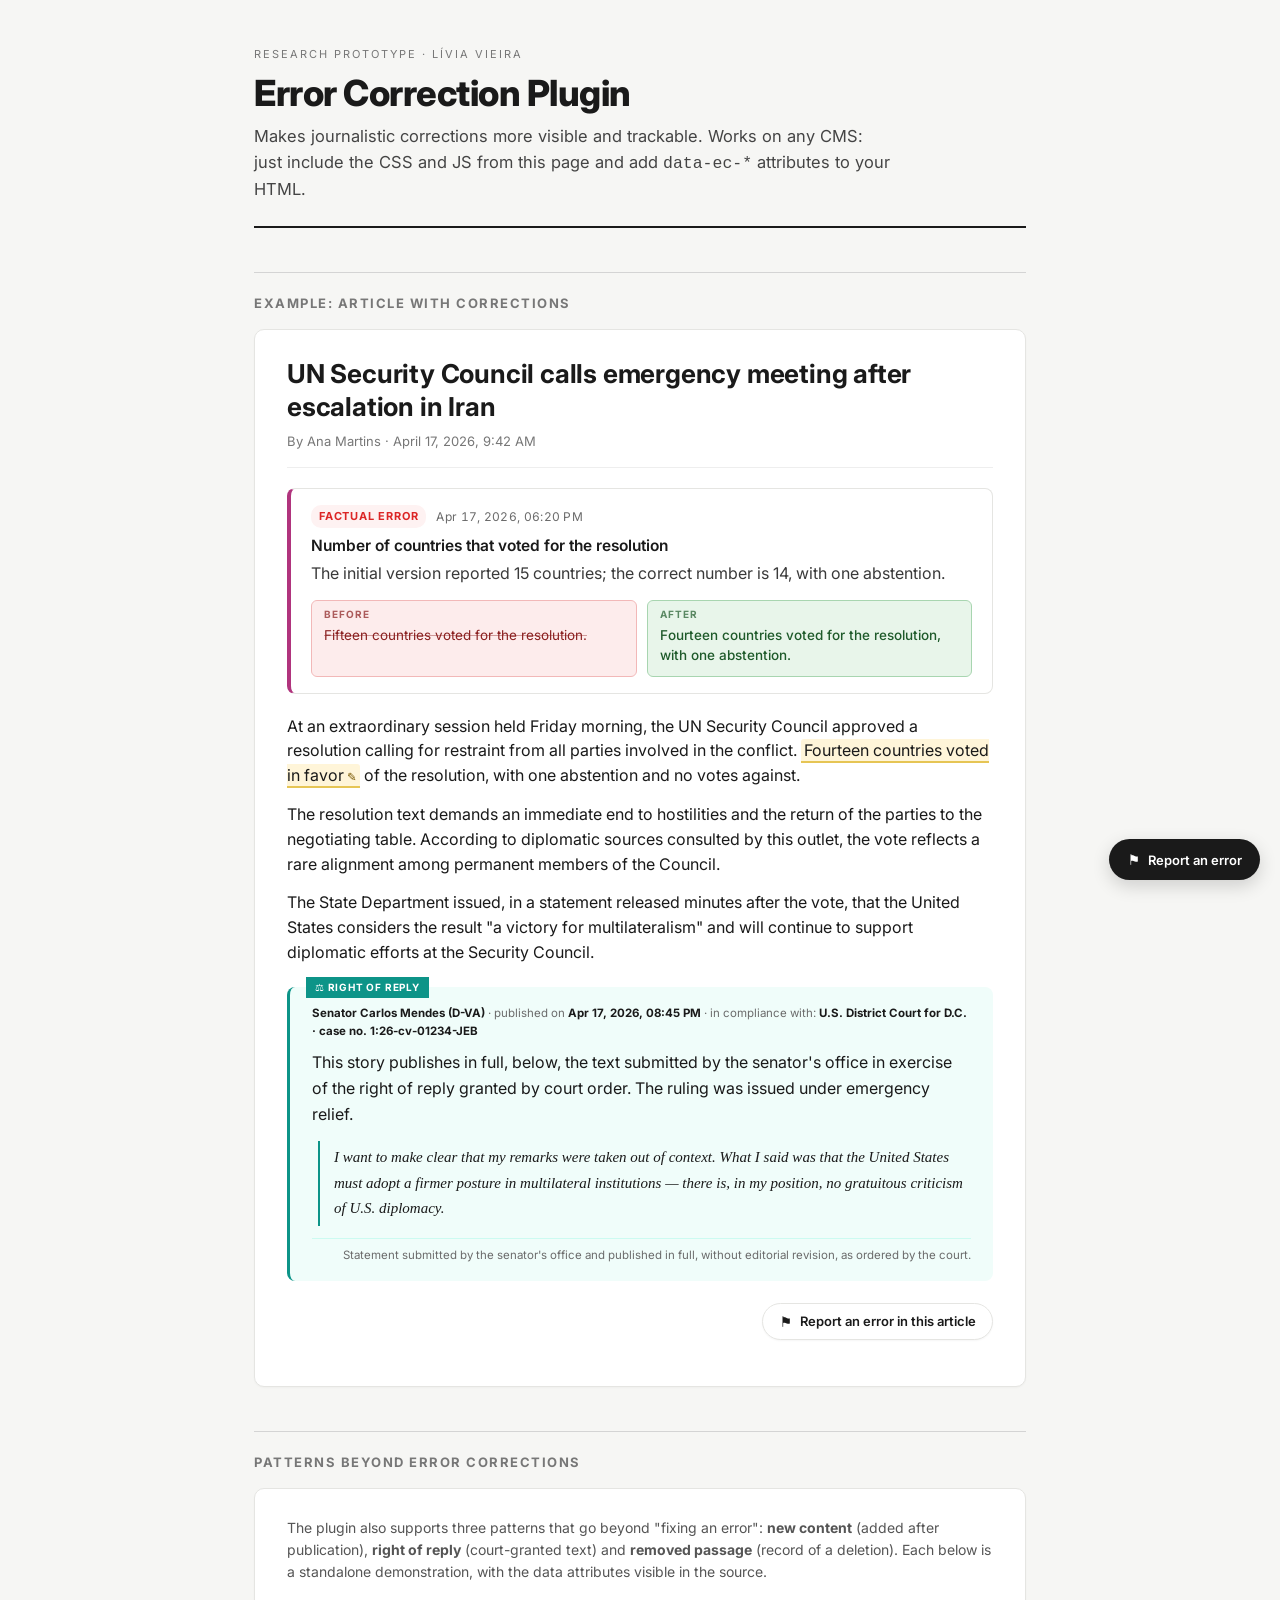
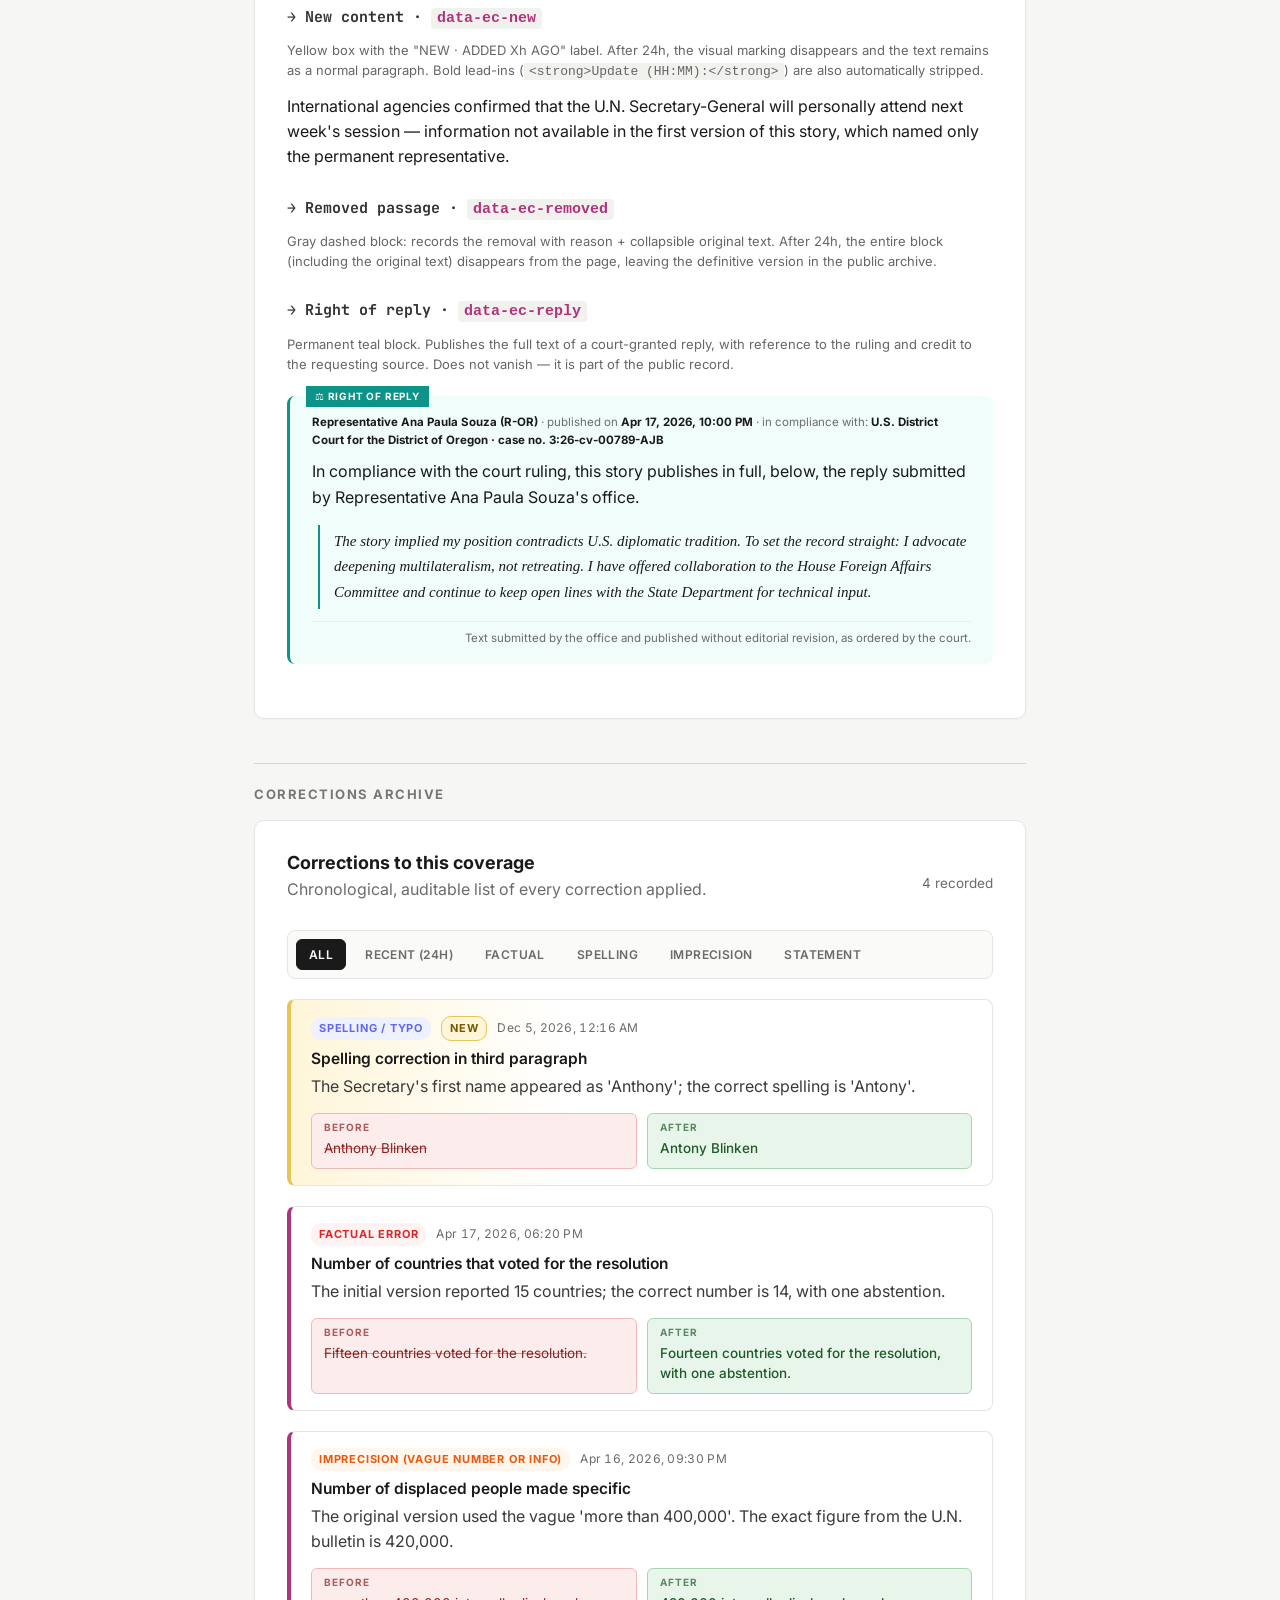
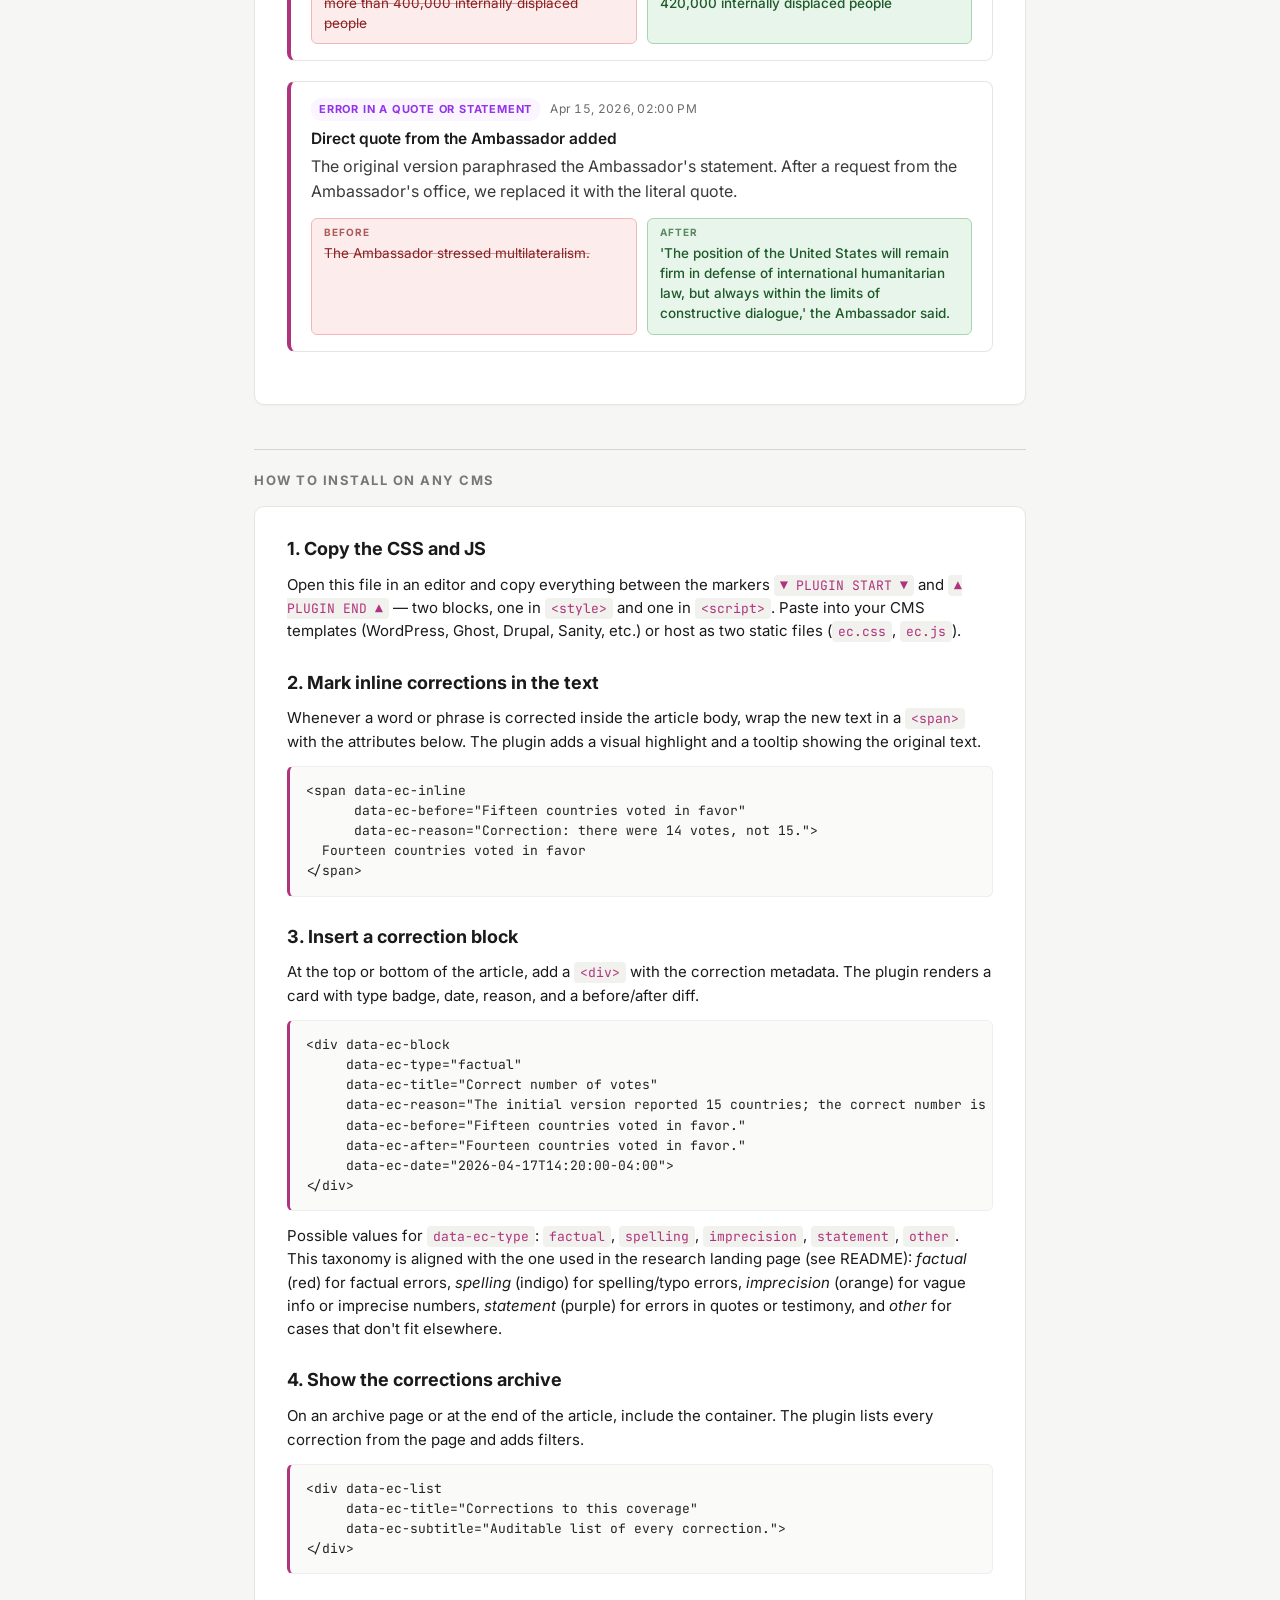
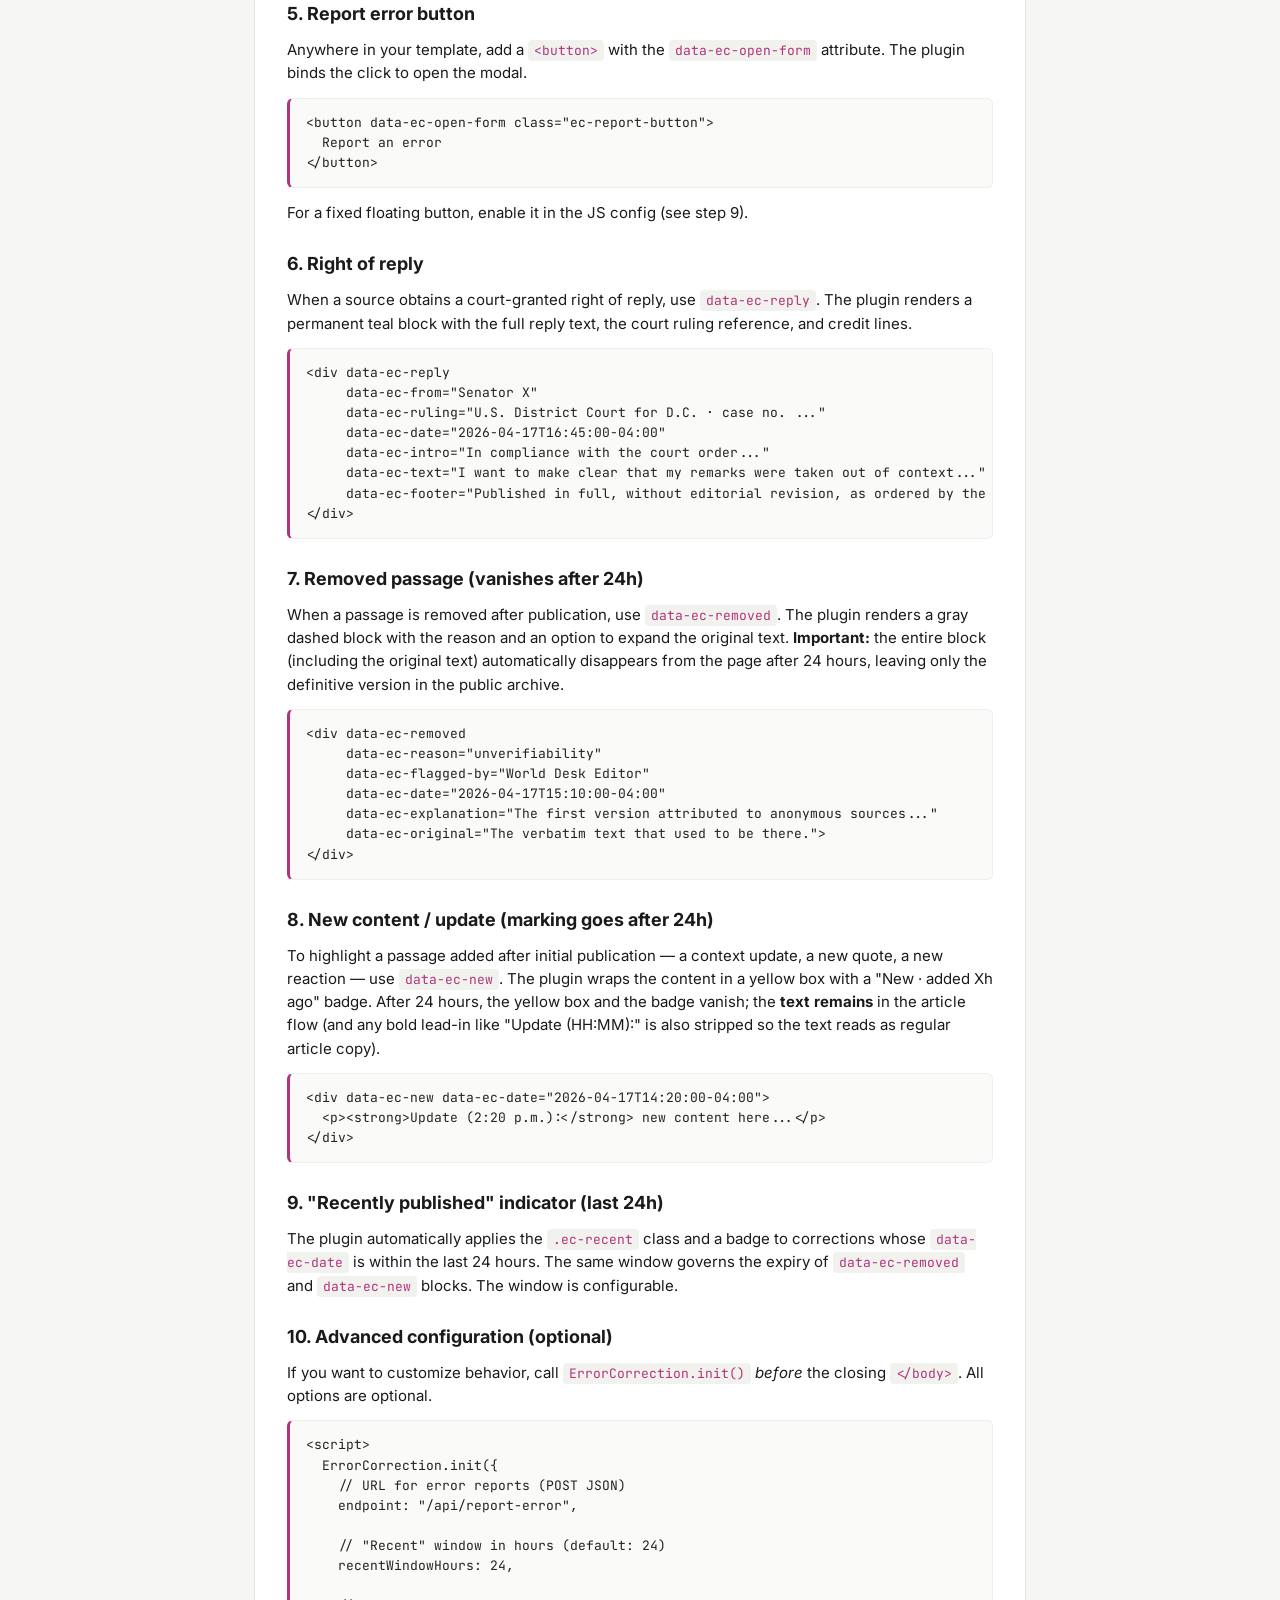
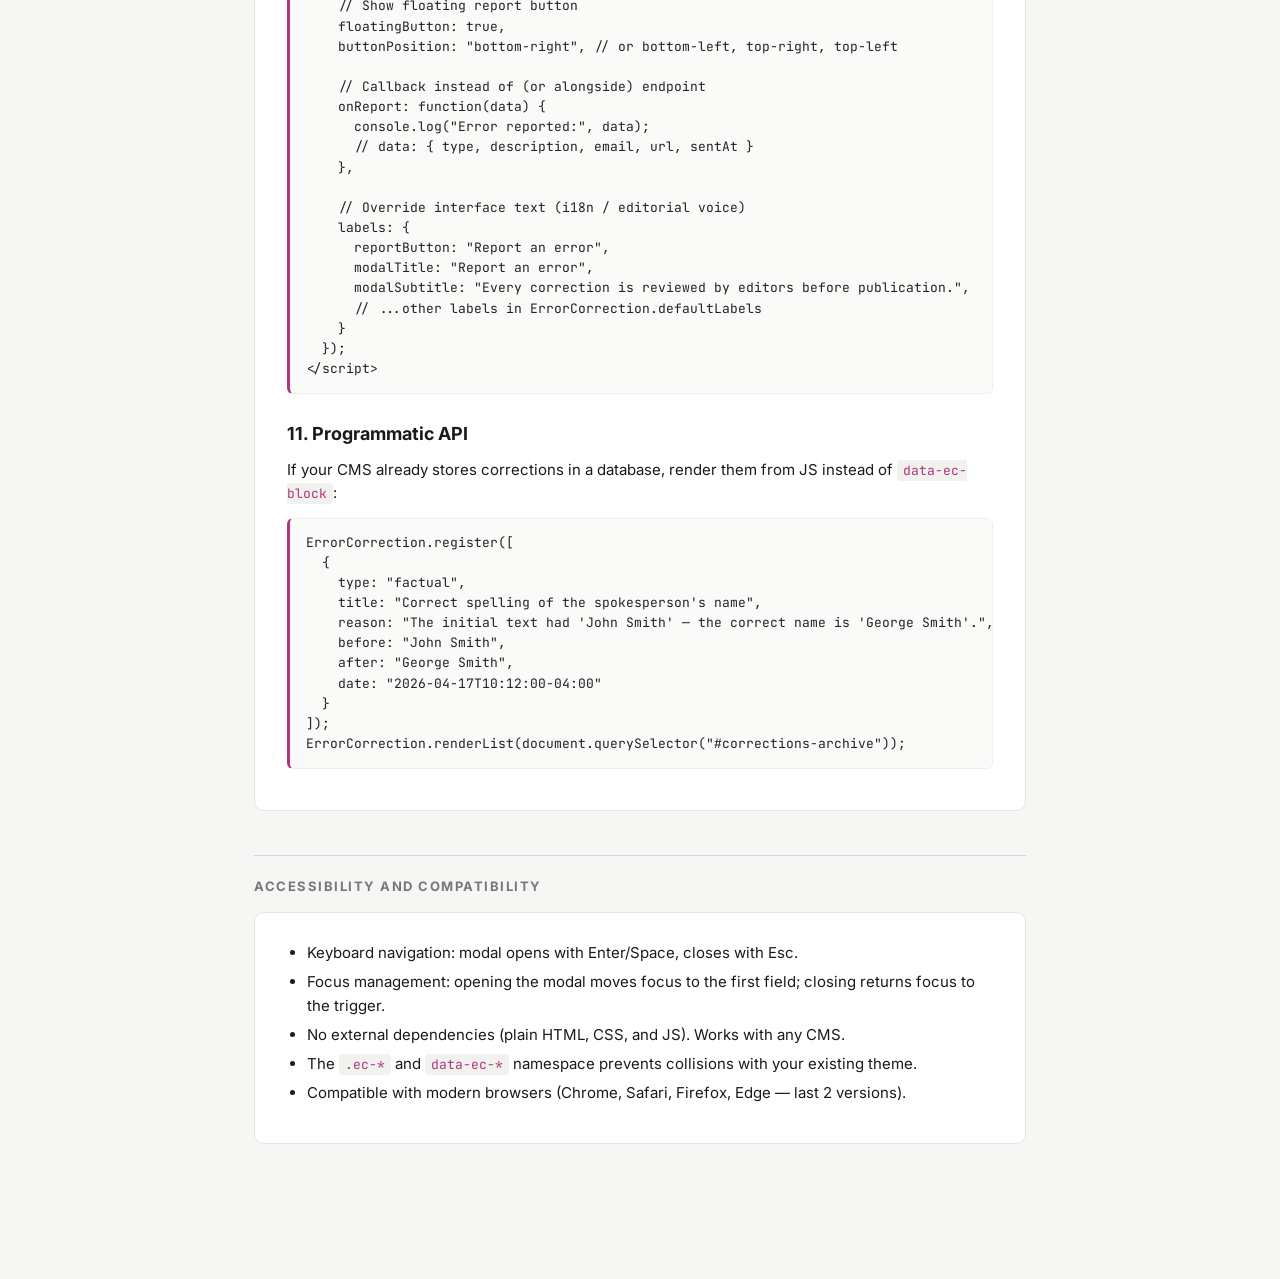
<file: en/demo.html>
<!DOCTYPE html>
<html lang="en">
<head>
<meta charset="UTF-8">
<meta name="viewport" content="width=device-width, initial-scale=1.0">
<title>Error Correction Plugin · Demo and Documentation</title>
<link rel="preconnect" href="https://fonts.googleapis.com">
<link rel="preconnect" href="https://fonts.gstatic.com" crossorigin>
<link href="https://fonts.googleapis.com/css2?family=Inter:wght@400;500;600;700;800&family=JetBrains+Mono:wght@400;500&display=swap" rel="stylesheet">
<style>
/* ================================================================
 * DEMO PAGE (styles for this demo only, NOT part of the plugin)
 * ================================================================ */
* { box-sizing: border-box; }
html, body { margin: 0; padding: 0; }
body {
  font-family: 'Inter', -apple-system, system-ui, sans-serif;
  background: #f6f6f4;
  color: #1a1a1a;
  line-height: 1.55;
  -webkit-font-smoothing: antialiased;
}
.page {
  max-width: 820px;
  margin: 0 auto;
  padding: 40px 24px 120px;
}
.page-hero {
  border-bottom: 2px solid #1a1a1a;
  padding-bottom: 24px;
  margin-bottom: 28px;
}
.page-hero .tag {
  display: inline-block;
  font-size: 11px;
  letter-spacing: 2px;
  text-transform: uppercase;
  color: #777;
  margin-bottom: 10px;
}
.page-hero h1 {
  font-family: 'Inter', serif;
  font-size: 36px;
  line-height: 1.15;
  margin: 0 0 10px;
  font-weight: 800;
  letter-spacing: -0.5px;
}
.page-hero p {
  font-size: 16.5px;
  color: #444;
  margin: 0;
  max-width: 640px;
}
article.demo {
  background: white;
  border: 1px solid #e5e5e2;
  border-radius: 10px;
  padding: 28px 32px 32px;
  margin-bottom: 40px;
  box-shadow: 0 1px 2px rgba(0,0,0,0.03);
}
article.demo h2.demo-headline {
  font-size: 26px;
  line-height: 1.25;
  margin: 0 0 8px;
  font-weight: 700;
  letter-spacing: -0.2px;
}
article.demo .demo-byline {
  font-size: 13px;
  color: #777;
  margin: 0 0 20px;
  padding-bottom: 16px;
  border-bottom: 1px solid #eee;
}
article.demo p {
  font-size: 16px;
  margin: 0 0 14px;
}
.section-title {
  font-size: 13px;
  letter-spacing: 1.5px;
  text-transform: uppercase;
  color: #777;
  border-top: 1px solid #d4d4d4;
  padding-top: 20px;
  margin-top: 44px;
  margin-bottom: 16px;
  font-weight: 700;
}
.docs {
  background: white;
  border: 1px solid #e5e5e2;
  border-radius: 10px;
  padding: 28px 32px;
  margin-bottom: 20px;
}
.docs h3 {
  font-size: 18px;
  margin: 0 0 10px;
  font-weight: 700;
}
.docs h3:not(:first-child) { margin-top: 26px; }
.docs p { margin: 0 0 10px; font-size: 15px; }
.docs ul { padding-left: 20px; margin: 0 0 10px; }
.docs li { margin-bottom: 6px; font-size: 15px; }
.docs code, .docs pre {
  font-family: 'JetBrains Mono', ui-monospace, monospace;
  font-size: 13px;
}
.docs code {
  background: #f1f1ed;
  padding: 2px 6px;
  border-radius: 4px;
  color: #b0347d;
}
.docs pre {
  background: #fafaf8;
  border: 1px solid #eee;
  border-left: 3px solid #b0347d;
  border-radius: 6px;
  padding: 14px 16px;
  overflow-x: auto;
  line-height: 1.55;
  color: #222;
}
.docs pre code { background: transparent; padding: 0; color: inherit; }

/* ================================================================
 *  ▼ PLUGIN START — COPY FROM THIS LINE TO THE END MARKER ▼
 *  Error Correction Plugin (CSS)
 *  Namespace: .ec-*
 * ================================================================ */

:root {
  --ec-font: 'Inter', -apple-system, system-ui, sans-serif;
  --ec-text: #1a1a1a;
  --ec-muted: #6b6b6b;
  --ec-border: #e5e5e2;
  --ec-bg: #ffffff;
  --ec-bg-alt: #fafaf8;
  --ec-accent: #b0347d;            /* primary accent color (editable) */
  --ec-accent-soft: #fbecf4;
  --ec-recent-bg: #fff5d9;         /* amber for <24h */
  --ec-recent-border: #e6c555;
  --ec-recent-text: #7a5800;
  --ec-before-bg: #fdecec;         /* soft red for "before" */
  --ec-before-text: #8a1f1f;
  --ec-before-border: #f2b8b8;
  --ec-after-bg: #e8f5ea;          /* soft green for "after" */
  --ec-after-text: #1e5a2a;
  --ec-after-border: #a8d5b0;
  --ec-radius: 8px;
  --ec-shadow: 0 1px 2px rgba(0,0,0,0.04);
}

/* ---------- Inline correction (within article body text) ---------- */
.ec-inline {
  background: var(--ec-recent-bg);
  border-bottom: 2px solid var(--ec-recent-border);
  padding: 1px 3px;
  border-radius: 3px 3px 0 0;
  cursor: help;
  font-style: normal;
  position: relative;
  transition: background 0.15s;
}
.ec-inline:hover { background: #fce9b0; }
.ec-inline::after {
  content: "✎";
  font-size: 0.72em;
  color: var(--ec-recent-text);
  margin-left: 3px;
  font-weight: 700;
}
.ec-inline-tooltip {
  position: absolute;
  bottom: calc(100% + 6px);
  left: 0;
  background: #1a1a1a;
  color: white;
  font-size: 12.5px;
  line-height: 1.5;
  padding: 10px 12px;
  border-radius: 6px;
  min-width: 220px;
  max-width: 320px;
  box-shadow: 0 6px 24px rgba(0,0,0,0.18);
  z-index: 50;
  font-style: normal;
  font-weight: 400;
  white-space: normal;
}
.ec-inline-tooltip strong { color: var(--ec-recent-border); font-weight: 700; }
.ec-inline-tooltip .ec-tooltip-before {
  display: block;
  text-decoration: line-through;
  color: #ff9a9a;
  margin-top: 4px;
  font-size: 12px;
}
.ec-inline-tooltip::after {
  content: "";
  position: absolute;
  top: 100%;
  left: 14px;
  border: 6px solid transparent;
  border-top-color: #1a1a1a;
}

/* ---------- Correction block (top or bottom of article) ---------- */
.ec-block {
  background: var(--ec-bg);
  border: 1px solid var(--ec-border);
  border-left: 4px solid var(--ec-accent);
  border-radius: var(--ec-radius);
  padding: 16px 20px;
  margin: 20px 0;
  font-family: var(--ec-font);
  color: var(--ec-text);
}
.ec-block.ec-recent {
  border-left-color: var(--ec-recent-border);
  background: linear-gradient(to right, var(--ec-recent-bg) 0%, var(--ec-bg) 40%);
}
.ec-block-header {
  display: flex;
  align-items: center;
  gap: 10px;
  flex-wrap: wrap;
  font-size: 12px;
  color: var(--ec-muted);
  margin-bottom: 8px;
  letter-spacing: 0.3px;
}
.ec-badge {
  display: inline-block;
  font-size: 11px;
  font-weight: 700;
  letter-spacing: 0.8px;
  text-transform: uppercase;
  padding: 3px 8px;
  border-radius: 10px;
  background: var(--ec-accent-soft);
  color: var(--ec-accent);
}
/* Palette aligned with the landing page (factual/spelling/imprecision/statement/other) */
.ec-badge.ec-type-factual { background: #fef2f2; color: #dc2626; }
.ec-badge.ec-type-spelling { background: #eef2ff; color: #6366f1; }
.ec-badge.ec-type-imprecision { background: #fff7ed; color: #ea580c; }
.ec-badge.ec-type-statement { background: #faf5ff; color: #9333ea; }
.ec-badge.ec-type-other { background: #eee; color: #444; }
.ec-badge-recent {
  background: var(--ec-recent-bg);
  color: var(--ec-recent-text);
  border: 1px solid var(--ec-recent-border);
}
.ec-block-date { font-variant-numeric: tabular-nums; }
.ec-block-title {
  font-size: 15.5px;
  font-weight: 600;
  margin: 2px 0 4px;
  line-height: 1.35;
}
.ec-block-reason {
  font-size: 14px;
  color: #3a3a3a;
  margin: 0 0 12px;
  line-height: 1.55;
}
.ec-diff {
  display: grid;
  grid-template-columns: 1fr 1fr;
  gap: 10px;
  margin-top: 10px;
}
.ec-diff-before, .ec-diff-after {
  font-size: 13.5px;
  padding: 10px 12px;
  border-radius: 6px;
  line-height: 1.5;
  position: relative;
  padding-top: 24px;
}
.ec-diff-before {
  background: var(--ec-before-bg);
  color: var(--ec-before-text);
  border: 1px solid var(--ec-before-border);
  text-decoration: line-through;
  text-decoration-color: rgba(138,31,31,0.4);
}
.ec-diff-after {
  background: var(--ec-after-bg);
  color: var(--ec-after-text);
  border: 1px solid var(--ec-after-border);
  font-weight: 500;
}
.ec-diff-before::before, .ec-diff-after::before {
  position: absolute;
  top: 6px;
  left: 12px;
  font-size: 10px;
  font-weight: 700;
  letter-spacing: 1px;
  text-transform: uppercase;
  text-decoration: none;
}
.ec-diff-before::before { content: "Before"; color: var(--ec-before-text); opacity: 0.7; }
.ec-diff-after::before  { content: "After";  color: var(--ec-after-text);  opacity: 0.7; }
@media (max-width: 560px) {
  .ec-diff { grid-template-columns: 1fr; }
}

/* ---------- Corrections archive (full list) ---------- */
.ec-list {
  font-family: var(--ec-font);
  color: var(--ec-text);
}
.ec-list-header {
  display: flex;
  align-items: center;
  justify-content: space-between;
  gap: 12px;
  flex-wrap: wrap;
  margin-bottom: 14px;
}
.ec-list-title {
  font-size: 18px;
  font-weight: 700;
  margin: 0;
}
.ec-list-subtitle {
  font-size: 13.5px;
  color: var(--ec-muted);
  margin: 2px 0 0;
}
.ec-list-filters {
  display: flex;
  gap: 6px;
  flex-wrap: wrap;
  padding: 8px;
  background: var(--ec-bg-alt);
  border: 1px solid var(--ec-border);
  border-radius: var(--ec-radius);
  margin-bottom: 12px;
}
.ec-filter {
  border: 1px solid transparent;
  background: transparent;
  color: var(--ec-muted);
  font-size: 12px;
  font-weight: 600;
  letter-spacing: 0.4px;
  text-transform: uppercase;
  padding: 7px 12px;
  border-radius: 6px;
  cursor: pointer;
  font-family: inherit;
}
.ec-filter:hover { background: white; color: var(--ec-text); border-color: var(--ec-border); }
.ec-filter.ec-filter-active {
  background: var(--ec-text);
  color: white;
  border-color: var(--ec-text);
}
.ec-list-empty {
  padding: 24px;
  text-align: center;
  color: var(--ec-muted);
  font-size: 14px;
  background: var(--ec-bg-alt);
  border: 1px dashed var(--ec-border);
  border-radius: var(--ec-radius);
}
.ec-list-item { margin-bottom: 12px; }
.ec-list-item:last-child { margin-bottom: 0; }

/* ---------- Report error button ---------- */
.ec-report-button {
  display: inline-flex;
  align-items: center;
  gap: 8px;
  background: var(--ec-bg);
  color: var(--ec-text);
  border: 1px solid var(--ec-border);
  border-radius: 999px;
  padding: 9px 16px;
  font-family: var(--ec-font);
  font-size: 13px;
  font-weight: 600;
  cursor: pointer;
  transition: all 0.15s;
  box-shadow: var(--ec-shadow);
}
.ec-report-button:hover {
  background: var(--ec-text);
  color: white;
  border-color: var(--ec-text);
}
.ec-report-button::before { content: "⚑"; font-size: 14px; }

.ec-button-floating {
  position: fixed;
  z-index: 9998;
  background: var(--ec-text);
  color: white;
  border: none;
  padding: 12px 18px;
  box-shadow: 0 6px 18px rgba(0,0,0,0.16);
}
.ec-button-floating:hover { background: var(--ec-accent); color: white; }
.ec-button-floating.ec-pos-bottom-right { bottom: 20px; right: 20px; }
.ec-button-floating.ec-pos-bottom-left { bottom: 20px; left: 20px; }
.ec-button-floating.ec-pos-top-right { top: 20px; right: 20px; }
.ec-button-floating.ec-pos-top-left { top: 20px; left: 20px; }

/* ---------- Report error modal ---------- */
.ec-modal-overlay {
  position: fixed;
  inset: 0;
  background: rgba(20,20,20,0.55);
  display: flex;
  align-items: flex-start;
  justify-content: center;
  padding: 40px 16px;
  z-index: 9999;
  opacity: 0;
  pointer-events: none;
  transition: opacity 0.2s;
  overflow-y: auto;
  font-family: var(--ec-font);
}
.ec-modal-overlay.ec-open {
  opacity: 1;
  pointer-events: auto;
}
.ec-modal {
  background: var(--ec-bg);
  border-radius: 12px;
  width: 100%;
  max-width: 520px;
  box-shadow: 0 20px 60px rgba(0,0,0,0.28);
  transform: translateY(-10px);
  transition: transform 0.2s;
}
.ec-modal-overlay.ec-open .ec-modal { transform: translateY(0); }
.ec-modal-header {
  display: flex;
  align-items: flex-start;
  justify-content: space-between;
  gap: 12px;
  padding: 20px 22px 8px;
}
.ec-modal-title {
  font-size: 19px;
  font-weight: 700;
  margin: 0 0 4px;
  letter-spacing: -0.2px;
}
.ec-modal-subtitle {
  font-size: 13.5px;
  color: var(--ec-muted);
  margin: 0;
  line-height: 1.5;
}
.ec-modal-close {
  background: transparent;
  border: none;
  color: var(--ec-muted);
  font-size: 22px;
  line-height: 1;
  cursor: pointer;
  padding: 4px 8px;
  margin: -4px -8px 0 0;
  border-radius: 4px;
}
.ec-modal-close:hover { background: var(--ec-bg-alt); color: var(--ec-text); }

.ec-form { padding: 12px 22px 22px; }
.ec-form-group { margin-bottom: 16px; }
.ec-form-label {
  display: block;
  font-size: 12.5px;
  font-weight: 700;
  letter-spacing: 0.4px;
  text-transform: uppercase;
  color: var(--ec-muted);
  margin-bottom: 6px;
}
.ec-form-input, .ec-form-textarea, .ec-form-select {
  width: 100%;
  border: 1px solid var(--ec-border);
  border-radius: 6px;
  padding: 10px 12px;
  font-family: inherit;
  font-size: 14.5px;
  color: var(--ec-text);
  background: var(--ec-bg);
  transition: border-color 0.15s, box-shadow 0.15s;
}
.ec-form-input:focus, .ec-form-textarea:focus, .ec-form-select:focus {
  outline: none;
  border-color: var(--ec-accent);
  box-shadow: 0 0 0 3px var(--ec-accent-soft);
}
.ec-form-textarea { resize: vertical; min-height: 90px; }

.ec-form-radio-group { display: grid; grid-template-columns: 1fr 1fr; gap: 8px; }
.ec-form-radio {
  display: flex;
  align-items: center;
  gap: 8px;
  border: 1px solid var(--ec-border);
  border-radius: 6px;
  padding: 10px 12px;
  cursor: pointer;
  font-size: 13.5px;
  transition: all 0.15s;
  background: var(--ec-bg);
}
.ec-form-radio:hover { border-color: var(--ec-accent); background: var(--ec-accent-soft); }
.ec-form-radio input { margin: 0; accent-color: var(--ec-accent); }
.ec-form-radio.ec-selected {
  border-color: var(--ec-accent);
  background: var(--ec-accent-soft);
  color: var(--ec-accent);
  font-weight: 600;
}
@media (max-width: 460px) {
  .ec-form-radio-group { grid-template-columns: 1fr; }
}

.ec-form-submit {
  width: 100%;
  background: var(--ec-text);
  color: white;
  border: none;
  padding: 12px 18px;
  border-radius: 8px;
  font-family: inherit;
  font-size: 14.5px;
  font-weight: 700;
  letter-spacing: 0.3px;
  cursor: pointer;
  transition: background 0.15s;
}
.ec-form-submit:hover { background: var(--ec-accent); }
.ec-form-submit:disabled { background: #bbb; cursor: not-allowed; }

.ec-form-success {
  padding: 28px 24px;
  text-align: center;
  color: var(--ec-after-text);
}
.ec-form-success-icon {
  font-size: 36px;
  margin-bottom: 8px;
}
.ec-form-success-title {
  font-size: 17px;
  font-weight: 700;
  margin: 0 0 4px;
  color: var(--ec-text);
}
.ec-form-success-text {
  font-size: 14px;
  color: var(--ec-muted);
  margin: 0;
}

/* ================================================================
 *  PATTERNS BEYOND ERROR CORRECTIONS
 *  - ec-reply   : right of reply (teal, permanent)
 *  - ec-removed : deleted passage (gray dashed, vanishes after 24h)
 *  - ec-new     : new content / update (yellow, marking goes after 24h, text stays)
 * ================================================================ */
:root {
  --ec-reply: #0d9488;
  --ec-reply-bg: #f0fdfa;
  --ec-reply-soft: #ccfbf1;
  --ec-removed: #475569;
  --ec-removed-bg: #f1f5f9;
  --ec-removed-border: #94a3b8;
  --ec-new-bg: #fff5d9;
  --ec-new-border: #e6c555;
  --ec-new-text: #7a5800;
}

/* RIGHT OF REPLY */
.ec-reply {
  background: var(--ec-reply-bg);
  border-left: 3px solid var(--ec-reply);
  padding: 18px 22px 16px;
  margin: 22px 0;
  position: relative;
  font-family: var(--ec-font);
  border-radius: var(--ec-radius);
}
.ec-reply::before {
  content: "⚖ Right of reply";
  position: absolute;
  top: -10px;
  left: 16px;
  background: var(--ec-reply);
  color: white;
  font-size: 10px;
  font-weight: 700;
  padding: 3px 9px;
  letter-spacing: 0.8px;
  text-transform: uppercase;
}
.ec-reply-meta {
  font-size: 11.5px;
  color: var(--ec-muted);
  margin-bottom: 10px;
}
.ec-reply-meta strong { color: var(--ec-text); }
.ec-reply-intro {
  font-size: 14px;
  color: var(--ec-text);
  margin: 0 0 14px;
  line-height: 1.6;
}
.ec-reply-body {
  font-family: 'Merriweather', serif;
  font-size: 15px;
  line-height: 1.7;
  color: var(--ec-text);
  border-left: 2px solid var(--ec-reply);
  padding: 4px 0 4px 14px;
  margin: 0 0 12px 6px;
  font-style: italic;
}
.ec-reply-footer {
  font-size: 11.5px;
  color: var(--ec-muted);
  text-align: right;
  border-top: 1px solid var(--ec-reply-soft);
  padding-top: 8px;
}

/* REMOVED PASSAGE (vanishes entirely after 24h) */
.ec-removed {
  background: var(--ec-removed-bg);
  border: 1px dashed var(--ec-removed-border);
  border-left: 3px solid var(--ec-removed);
  padding: 16px 20px 14px;
  margin: 22px 0;
  position: relative;
  font-family: var(--ec-font);
  font-size: 13.5px;
  color: var(--ec-text);
  border-radius: var(--ec-radius);
}
.ec-removed-header {
  display: flex;
  align-items: center;
  gap: 12px;
  flex-wrap: wrap;
  margin-bottom: 10px;
}
.ec-removed-badge {
  background: var(--ec-removed);
  color: white;
  padding: 3px 9px;
  font-size: 10px;
  font-weight: 700;
  letter-spacing: 0.8px;
  text-transform: uppercase;
}
.ec-removed-meta { font-size: 11.5px; color: var(--ec-muted); }
.ec-removed-meta strong { color: var(--ec-text); }
.ec-removed-explanation {
  margin: 0 0 10px;
  line-height: 1.6;
  font-size: 13.5px;
}
.ec-removed-toggle { margin-top: 6px; }
.ec-removed-toggle summary {
  cursor: pointer;
  font-weight: 600;
  font-size: 11.5px;
  color: var(--ec-removed);
  list-style: none;
  display: inline-block;
  padding: 5px 10px;
  border: 1px solid #cbd5e1;
  background: white;
  border-radius: 4px;
  user-select: none;
}
.ec-removed-toggle summary:hover { background: #f8fafc; }
.ec-removed-toggle summary::-webkit-details-marker { display: none; }
.ec-removed-toggle summary::marker { content: ''; }
.ec-removed-toggle[open] summary { background: #e2e8f0; }
.ec-removed-original {
  margin: 12px 0 0;
  padding: 12px 16px;
  background: white;
  border-left: 2px solid #cbd5e1;
  font-family: 'Merriweather', serif;
  font-size: 14px;
  line-height: 1.65;
  color: var(--ec-text);
  font-style: italic;
  text-decoration: line-through;
  text-decoration-color: rgba(71, 85, 105, 0.4);
  border-radius: 4px;
}

/* NEW CONTENT (yellow box with "NEW · ADDED Xh AGO" label) */
.ec-new {
  background: var(--ec-new-bg);
  border-left: 3px solid var(--ec-new-border);
  padding: 18px 22px;
  margin: 22px 0;
  position: relative;
  border-radius: var(--ec-radius);
}
.ec-new::before {
  content: attr(data-ec-label);
  position: absolute;
  top: -10px;
  left: 16px;
  background: var(--ec-new-border);
  color: var(--ec-text);
  font-family: var(--ec-font);
  font-size: 10px;
  font-weight: 700;
  padding: 3px 9px;
  letter-spacing: 0.8px;
  text-transform: uppercase;
}
.ec-new p:last-child { margin-bottom: 0; }

/* ================================================================
 *  ▲ END OF PLUGIN CSS ▲
 * ================================================================ */
</style>
</head>
<body>

<div class="page">

  <!-- DEMO HERO -->
  <header class="page-hero">
    <div class="tag">RESEARCH PROTOTYPE · LÍVIA VIEIRA</div>
    <h1>Error Correction Plugin</h1>
    <p>Makes journalistic corrections more visible and trackable. Works on any CMS: just include the CSS and JS from this page and add <code>data-ec-*</code> attributes to your HTML.</p>
  </header>

  <!-- DEMO: ARTICLE WITH CORRECTIONS APPLIED -->
  <div class="section-title">Example: article with corrections</div>
  <article class="demo">

    <h2 class="demo-headline">UN Security Council calls emergency meeting after escalation in Iran</h2>
    <p class="demo-byline">By Ana Martins · April 17, 2026, 9:42 AM</p>

    <!-- CORRECTION BLOCK (generated by plugin from data-ec-block) -->
    <div
      data-ec-block
      data-ec-type="factual"
      data-ec-title="Number of countries that voted for the resolution"
      data-ec-reason="The initial version reported 15 countries; the correct number is 14, with one abstention."
      data-ec-before="Fifteen countries voted for the resolution."
      data-ec-after="Fourteen countries voted for the resolution, with one abstention."
      data-ec-date="2026-04-17T14:20:00-04:00">
    </div>

    <!-- Article body with inline correction -->
    <p>
      At an extraordinary session held Friday morning, the UN Security Council approved a resolution calling for restraint from all parties involved in the conflict.
      <span data-ec-inline
            data-ec-before="Fifteen countries voted in favor"
            data-ec-reason="Correction: there were 14 votes in favor, not 15.">Fourteen countries voted in favor</span>
      of the resolution, with one abstention and no votes against.
    </p>

    <p>The resolution text demands an immediate end to hostilities and the return of the parties to the negotiating table. According to diplomatic sources consulted by this outlet, the vote reflects a rare alignment among permanent members of the Council.</p>

    <!-- NEW CONTENT (yellow box; vanishes after 24h, text remains) -->
    <div data-ec-new
         data-ec-date="2026-04-17T14:20:00-04:00">
      <p><strong>Update (2:20 p.m.):</strong> the State Department issued, in a statement released minutes after the vote, that the United States considers the result "a victory for multilateralism" and will continue to support diplomatic efforts at the Security Council.</p>
    </div>

    <!-- RIGHT OF REPLY (teal block, permanent) -->
    <div data-ec-reply
         data-ec-from="Senator Carlos Mendes (D-VA)"
         data-ec-ruling="U.S. District Court for D.C. · case no. 1:26-cv-01234-JEB"
         data-ec-date="2026-04-17T16:45:00-04:00"
         data-ec-intro="This story publishes in full, below, the text submitted by the senator's office in exercise of the right of reply granted by court order. The ruling was issued under emergency relief."
         data-ec-text="I want to make clear that my remarks were taken out of context. What I said was that the United States must adopt a firmer posture in multilateral institutions — there is, in my position, no gratuitous criticism of U.S. diplomacy."
         data-ec-footer="Statement submitted by the senator's office and published in full, without editorial revision, as ordered by the court.">
    </div>

    <!-- REMOVED PASSAGE (gray dashed block; vanishes entirely after 24h) -->
    <div data-ec-removed
         data-ec-reason="unverifiability"
         data-ec-flagged-by="World Desk Editor"
         data-ec-date="2026-04-17T15:10:00-04:00"
         data-ec-explanation="The first version attributed to 'diplomatic sources who asked for anonymity' the claim that at least two permanent members were prepared to veto the proposal if it included neutral observers. Because the newsroom was unable to confirm with any official source, the passage was removed."
         data-ec-original="According to diplomatic sources who asked for anonymity, at least two permanent members are prepared to veto the proposal if it includes, in its final text, neutral observers appointed by third parties.">
    </div>

    <!-- Inline report error button -->
    <p style="margin-top: 22px; text-align: right;">
      <button data-ec-open-form class="ec-report-button">Report an error in this article</button>
    </p>
  </article>

  <!-- DEMO: PATTERNS BEYOND ERROR CORRECTIONS -->
  <div class="section-title">Patterns beyond error corrections</div>
  <article class="demo">
    <p style="font-size: 14px; color: #555; margin: 0 0 22px; line-height: 1.6;">
      The plugin also supports three patterns that go beyond "fixing an error": <strong>new content</strong> (added after publication), <strong>right of reply</strong> (court-granted text) and <strong>removed passage</strong> (record of a deletion). Each below is a standalone demonstration, with the data attributes visible in the source.
    </p>

    <h3 style="font-size: 15px; margin: 18px 0 10px; color: #333; font-family: 'JetBrains Mono', ui-monospace, monospace;">→ New content · <code style="background: #f1f1ed; padding: 2px 6px; border-radius: 4px; color: #b0347d;">data-ec-new</code></h3>
    <p style="font-size: 13px; color: #666; margin-bottom: 12px;">Yellow box with the "NEW · ADDED Xh AGO" label. After 24h, the visual marking disappears and the text remains as a normal paragraph. Bold lead-ins (<code style="background: #f1f1ed; padding: 1px 5px;">&lt;strong&gt;Update (HH:MM):&lt;/strong&gt;</code>) are also automatically stripped.</p>
    <div data-ec-new
         data-ec-date="2026-04-17T13:50:00-04:00">
      <p><strong>Update (1:50 p.m.):</strong> international agencies confirmed that the U.N. Secretary-General will personally attend next week's session — information not available in the first version of this story, which named only the permanent representative.</p>
    </div>

    <h3 style="font-size: 15px; margin: 28px 0 10px; color: #333; font-family: 'JetBrains Mono', ui-monospace, monospace;">→ Removed passage · <code style="background: #f1f1ed; padding: 2px 6px; border-radius: 4px; color: #b0347d;">data-ec-removed</code></h3>
    <p style="font-size: 13px; color: #666; margin-bottom: 12px;">Gray dashed block: records the removal with reason + collapsible original text. After 24h, the entire block (including the original text) disappears from the page, leaving the definitive version in the public archive.</p>
    <div data-ec-removed
         data-ec-reason="source protection"
         data-ec-flagged-by="Editor-in-Chief"
         data-ec-date="2026-04-17T16:00:00-04:00"
         data-ec-explanation="The first version named a White House staffer who provided background information on the U.S. position. At the source's request, citing professional risk, the name was removed. The substantive information remains in the text."
         data-ec-original="According to John Pereira, a White House staffer interviewed for this story, the U.S. position was coordinated with the President's office throughout Thursday.">
    </div>

    <h3 style="font-size: 15px; margin: 28px 0 10px; color: #333; font-family: 'JetBrains Mono', ui-monospace, monospace;">→ Right of reply · <code style="background: #f1f1ed; padding: 2px 6px; border-radius: 4px; color: #b0347d;">data-ec-reply</code></h3>
    <p style="font-size: 13px; color: #666; margin-bottom: 12px;">Permanent teal block. Publishes the full text of a court-granted reply, with reference to the ruling and credit to the requesting source. Does not vanish — it is part of the public record.</p>
    <div data-ec-reply
         data-ec-from="Representative Ana Paula Souza (R-OR)"
         data-ec-ruling="U.S. District Court for the District of Oregon · case no. 3:26-cv-00789-AJB"
         data-ec-date="2026-04-17T18:00:00-04:00"
         data-ec-intro="In compliance with the court ruling, this story publishes in full, below, the reply submitted by Representative Ana Paula Souza's office."
         data-ec-text="The story implied my position contradicts U.S. diplomatic tradition. To set the record straight: I advocate deepening multilateralism, not retreating. I have offered collaboration to the House Foreign Affairs Committee and continue to keep open lines with the State Department for technical input."
         data-ec-footer="Text submitted by the office and published without editorial revision, as ordered by the court.">
    </div>
  </article>

  <!-- DEMO: CORRECTIONS ARCHIVE -->
  <div class="section-title">Corrections archive</div>
  <article class="demo">
    <!-- Container where the plugin renders all recorded corrections -->
    <div data-ec-list
         data-ec-title="Corrections to this coverage"
         data-ec-subtitle="Chronological, auditable list of every correction applied.">
    </div>
  </article>

  <!-- DOCUMENTATION -->
  <div class="section-title">How to install on any CMS</div>

  <div class="docs">
    <h3>1. Copy the CSS and JS</h3>
    <p>Open this file in an editor and copy everything between the markers <code>▼ PLUGIN START ▼</code> and <code>▲ PLUGIN END ▲</code> — two blocks, one in <code>&lt;style&gt;</code> and one in <code>&lt;script&gt;</code>. Paste into your CMS templates (WordPress, Ghost, Drupal, Sanity, etc.) or host as two static files (<code>ec.css</code>, <code>ec.js</code>).</p>

    <h3>2. Mark inline corrections in the text</h3>
    <p>Whenever a word or phrase is corrected inside the article body, wrap the new text in a <code>&lt;span&gt;</code> with the attributes below. The plugin adds a visual highlight and a tooltip showing the original text.</p>
    <pre><code>&lt;span data-ec-inline
      data-ec-before="Fifteen countries voted in favor"
      data-ec-reason="Correction: there were 14 votes, not 15."&gt;
  Fourteen countries voted in favor
&lt;/span&gt;</code></pre>

    <h3>3. Insert a correction block</h3>
    <p>At the top or bottom of the article, add a <code>&lt;div&gt;</code> with the correction metadata. The plugin renders a card with type badge, date, reason, and a before/after diff.</p>
    <pre><code>&lt;div data-ec-block
     data-ec-type="factual"
     data-ec-title="Correct number of votes"
     data-ec-reason="The initial version reported 15 countries; the correct number is 14."
     data-ec-before="Fifteen countries voted in favor."
     data-ec-after="Fourteen countries voted in favor."
     data-ec-date="2026-04-17T14:20:00-04:00"&gt;
&lt;/div&gt;</code></pre>
    <p>Possible values for <code>data-ec-type</code>: <code>factual</code>, <code>spelling</code>, <code>imprecision</code>, <code>statement</code>, <code>other</code>. This taxonomy is aligned with the one used in the research landing page (see README): <em>factual</em> (red) for factual errors, <em>spelling</em> (indigo) for spelling/typo errors, <em>imprecision</em> (orange) for vague info or imprecise numbers, <em>statement</em> (purple) for errors in quotes or testimony, and <em>other</em> for cases that don't fit elsewhere.</p>

    <h3>4. Show the corrections archive</h3>
    <p>On an archive page or at the end of the article, include the container. The plugin lists every correction from the page and adds filters.</p>
    <pre><code>&lt;div data-ec-list
     data-ec-title="Corrections to this coverage"
     data-ec-subtitle="Auditable list of every correction."&gt;
&lt;/div&gt;</code></pre>

    <h3>5. Report error button</h3>
    <p>Anywhere in your template, add a <code>&lt;button&gt;</code> with the <code>data-ec-open-form</code> attribute. The plugin binds the click to open the modal.</p>
    <pre><code>&lt;button data-ec-open-form class="ec-report-button"&gt;
  Report an error
&lt;/button&gt;</code></pre>
    <p>For a fixed floating button, enable it in the JS config (see step 9).</p>

    <h3>6. Right of reply</h3>
    <p>When a source obtains a court-granted right of reply, use <code>data-ec-reply</code>. The plugin renders a permanent teal block with the full reply text, the court ruling reference, and credit lines.</p>
    <pre><code>&lt;div data-ec-reply
     data-ec-from="Senator X"
     data-ec-ruling="U.S. District Court for D.C. · case no. ..."
     data-ec-date="2026-04-17T16:45:00-04:00"
     data-ec-intro="In compliance with the court order..."
     data-ec-text="I want to make clear that my remarks were taken out of context..."
     data-ec-footer="Published in full, without editorial revision, as ordered by the court."&gt;
&lt;/div&gt;</code></pre>

    <h3>7. Removed passage (vanishes after 24h)</h3>
    <p>When a passage is removed after publication, use <code>data-ec-removed</code>. The plugin renders a gray dashed block with the reason and an option to expand the original text. <strong>Important:</strong> the entire block (including the original text) automatically disappears from the page after 24 hours, leaving only the definitive version in the public archive.</p>
    <pre><code>&lt;div data-ec-removed
     data-ec-reason="unverifiability"
     data-ec-flagged-by="World Desk Editor"
     data-ec-date="2026-04-17T15:10:00-04:00"
     data-ec-explanation="The first version attributed to anonymous sources..."
     data-ec-original="The verbatim text that used to be there."&gt;
&lt;/div&gt;</code></pre>

    <h3>8. New content / update (marking goes after 24h)</h3>
    <p>To highlight a passage added after initial publication — a context update, a new quote, a new reaction — use <code>data-ec-new</code>. The plugin wraps the content in a yellow box with a "New · added Xh ago" badge. After 24 hours, the yellow box and the badge vanish; the <strong>text remains</strong> in the article flow (and any bold lead-in like "Update (HH:MM):" is also stripped so the text reads as regular article copy).</p>
    <pre><code>&lt;div data-ec-new data-ec-date="2026-04-17T14:20:00-04:00"&gt;
  &lt;p&gt;&lt;strong&gt;Update (2:20 p.m.):&lt;/strong&gt; new content here...&lt;/p&gt;
&lt;/div&gt;</code></pre>

    <h3>9. "Recently published" indicator (last 24h)</h3>
    <p>The plugin automatically applies the <code>.ec-recent</code> class and a badge to corrections whose <code>data-ec-date</code> is within the last 24 hours. The same window governs the expiry of <code>data-ec-removed</code> and <code>data-ec-new</code> blocks. The window is configurable.</p>

    <h3>10. Advanced configuration (optional)</h3>
    <p>If you want to customize behavior, call <code>ErrorCorrection.init()</code> <em>before</em> the closing <code>&lt;/body&gt;</code>. All options are optional.</p>
    <pre><code>&lt;script&gt;
  ErrorCorrection.init({
    // URL for error reports (POST JSON)
    endpoint: "/api/report-error",

    // "Recent" window in hours (default: 24)
    recentWindowHours: 24,

    // Show floating report button
    floatingButton: true,
    buttonPosition: "bottom-right", // or bottom-left, top-right, top-left

    // Callback instead of (or alongside) endpoint
    onReport: function(data) {
      console.log("Error reported:", data);
      // data: { type, description, email, url, sentAt }
    },

    // Override interface text (i18n / editorial voice)
    labels: {
      reportButton: "Report an error",
      modalTitle: "Report an error",
      modalSubtitle: "Every correction is reviewed by editors before publication.",
      // ...other labels in ErrorCorrection.defaultLabels
    }
  });
&lt;/script&gt;</code></pre>

    <h3>11. Programmatic API</h3>
    <p>If your CMS already stores corrections in a database, render them from JS instead of <code>data-ec-block</code>:</p>
    <pre><code>ErrorCorrection.register([
  {
    type: "factual",
    title: "Correct spelling of the spokesperson's name",
    reason: "The initial text had 'John Smith' — the correct name is 'George Smith'.",
    before: "John Smith",
    after: "George Smith",
    date: "2026-04-17T10:12:00-04:00"
  }
]);
ErrorCorrection.renderList(document.querySelector("#corrections-archive"));</code></pre>
  </div>

  <div class="section-title">Accessibility and compatibility</div>
  <div class="docs">
    <ul>
      <li>Keyboard navigation: modal opens with Enter/Space, closes with Esc.</li>
      <li>Focus management: opening the modal moves focus to the first field; closing returns focus to the trigger.</li>
      <li>No external dependencies (plain HTML, CSS, and JS). Works with any CMS.</li>
      <li>The <code>.ec-*</code> and <code>data-ec-*</code> namespace prevents collisions with your existing theme.</li>
      <li>Compatible with modern browsers (Chrome, Safari, Firefox, Edge — last 2 versions).</li>
    </ul>
  </div>

</div>

<!-- Floating button (created by the plugin if configured) -->

<script>
/* ================================================================
 *  ▼ PLUGIN START — COPY FROM THIS LINE TO THE END MARKER ▼
 *  Error Correction Plugin (JS)
 *  Global API: window.ErrorCorrection
 * ================================================================ */
(function(global) {
  "use strict";

  // ---- Default labels (en-US). Override with init({ labels }) ----
  var defaultLabels = {
    reportButton: "Report an error",
    floatingButton: "Report an error",
    modalTitle: "Report an error",
    modalSubtitle: "Help improve this article's accuracy. Your message will be reviewed by our editors.",
    formType: "Type of error",
    formDescription: "Description",
    formDescriptionPlaceholder: "Describe what is incorrect and, if possible, cite a source.",
    formEmail: "Email (optional)",
    formEmailPlaceholder: "you@email.com",
    formSubmit: "Send report",
    formSubmitting: "Sending...",
    formClose: "Close",
    successTitle: "Report received",
    successText: "Our editors will review and follow up if more information is needed.",
    typeFactual: "Factual error",
    typeSpelling: "Spelling / typo",
    typeImprecision: "Imprecision (vague number or info)",
    typeStatement: "Error in a quote or statement",
    typeOther: "Other",
    listEmpty: "No corrections recorded for this article.",
    filterAll: "All",
    filterRecent: "Recent (24h)",
    filterFactual: "Factual",
    filterSpelling: "Spelling",
    filterImprecision: "Imprecision",
    filterStatement: "Statement",
    badgeRecent: "New"
  };

  // ---- Global configuration ----
  var config = {
    endpoint: null,
    recentWindowHours: 24,
    floatingButton: false,
    buttonPosition: "bottom-right",
    onReport: null,
    labels: {}
  };

  // Registry of corrections (from data-attributes + API)
  var registry = [];
  var previousFocus = null;

  // ---------- Utilities ----------
  function label(key) {
    return (config.labels && config.labels[key]) || defaultLabels[key] || key;
  }
  function htmlEscape(txt) {
    if (txt == null) return "";
    return String(txt)
      .replace(/&/g, "&amp;").replace(/</g, "&lt;").replace(/>/g, "&gt;")
      .replace(/"/g, "&quot;").replace(/'/g, "&#39;");
  }
  function formatDate(isoOrString) {
    if (!isoOrString) return "";
    var d = new Date(isoOrString);
    if (isNaN(d.getTime())) return isoOrString;
    try {
      return d.toLocaleString("en-US", {
        year: "numeric", month: "short", day: "numeric",
        hour: "2-digit", minute: "2-digit"
      });
    } catch (e) { return d.toISOString(); }
  }
  function isRecent(isoOrString) {
    if (!isoOrString) return false;
    var d = new Date(isoOrString);
    if (isNaN(d.getTime())) return false;
    var now = Date.now();
    var threshold = config.recentWindowHours * 60 * 60 * 1000;
    return (now - d.getTime()) <= threshold && (now - d.getTime()) >= 0;
  }
  function createEl(tag, classes, innerHTML) {
    var el = document.createElement(tag);
    if (classes) el.className = classes;
    if (innerHTML != null) el.innerHTML = innerHTML;
    return el;
  }

  // ---------- Inline correction transformation ----------
  function transformInline() {
    var spans = document.querySelectorAll("[data-ec-inline]:not([data-ec-ready])");
    spans.forEach(function(span) {
      span.classList.add("ec-inline");
      span.setAttribute("data-ec-ready", "true");
      span.setAttribute("tabindex", "0");
      var before = span.getAttribute("data-ec-before") || "";
      var reason = span.getAttribute("data-ec-reason") || "";
      var tooltipHTML = "";
      if (reason) tooltipHTML += "<strong>Correction.</strong> " + htmlEscape(reason);
      if (before) tooltipHTML += "<span class=\"ec-tooltip-before\">Before: " + htmlEscape(before) + "</span>";
      if (tooltipHTML) {
        span.setAttribute("aria-label", "Correction. Before: " + before + (reason ? ". Reason: " + reason : ""));
        var showTooltip = function() {
          hideAllTooltips();
          var tip = createEl("span", "ec-inline-tooltip", tooltipHTML);
          span.appendChild(tip);
        };
        span.addEventListener("mouseenter", showTooltip);
        span.addEventListener("focus", showTooltip);
        span.addEventListener("mouseleave", hideAllTooltips);
        span.addEventListener("blur", hideAllTooltips);
      }
    });
  }
  function hideAllTooltips() {
    document.querySelectorAll(".ec-inline-tooltip").forEach(function(t) { t.remove(); });
  }

  // ---------- Correction block transformation ----------
  function transformBlocks() {
    var blocks = document.querySelectorAll("[data-ec-block]:not([data-ec-ready])");
    blocks.forEach(function(block) {
      var data = readElementData(block);
      block.setAttribute("data-ec-ready", "true");
      registry.push(data);
      renderBlockIn(block, data);
    });
  }
  function readElementData(el) {
    return {
      type: el.getAttribute("data-ec-type") || "other",
      title: el.getAttribute("data-ec-title") || "",
      reason: el.getAttribute("data-ec-reason") || "",
      before: el.getAttribute("data-ec-before") || "",
      after: el.getAttribute("data-ec-after") || "",
      date: el.getAttribute("data-ec-date") || ""
    };
  }
  function typeLabel(type) {
    var map = {
      factual: "typeFactual",
      spelling: "typeSpelling",
      imprecision: "typeImprecision",
      statement: "typeStatement",
      other: "typeOther"
    };
    return label(map[type] || "typeOther");
  }
  function renderBlockIn(element, data) {
    var recent = isRecent(data.date);
    element.className = "ec-block" + (recent ? " ec-recent" : "");
    element.innerHTML = [
      '<div class="ec-block-header">',
        '<span class="ec-badge ec-type-' + htmlEscape(data.type) + '">' + htmlEscape(typeLabel(data.type)) + '</span>',
        recent ? '<span class="ec-badge ec-badge-recent">' + htmlEscape(label("badgeRecent")) + '</span>' : '',
        data.date ? '<span class="ec-block-date">' + htmlEscape(formatDate(data.date)) + '</span>' : '',
      '</div>',
      data.title ? '<div class="ec-block-title">' + htmlEscape(data.title) + '</div>' : '',
      data.reason ? '<p class="ec-block-reason">' + htmlEscape(data.reason) + '</p>' : '',
      (data.before || data.after) ? (
        '<div class="ec-diff">' +
          (data.before ? '<div class="ec-diff-before">' + htmlEscape(data.before) + '</div>' : '') +
          (data.after  ? '<div class="ec-diff-after">'  + htmlEscape(data.after)  + '</div>' : '') +
        '</div>'
      ) : ''
    ].join("");
  }

  // ---------- List/archive rendering ----------
  var currentFilter = "all";
  function transformLists() {
    var lists = document.querySelectorAll("[data-ec-list]:not([data-ec-ready])");
    lists.forEach(function(container) {
      container.setAttribute("data-ec-ready", "true");
      renderList(container);
    });
  }
  function renderList(container) {
    var title = container.getAttribute("data-ec-title") || "Corrections";
    var subtitle = container.getAttribute("data-ec-subtitle") || "";
    container.classList.add("ec-list");
    container.innerHTML = [
      '<div class="ec-list-header">',
        '<div>',
          '<h3 class="ec-list-title">' + htmlEscape(title) + '</h3>',
          subtitle ? '<p class="ec-list-subtitle">' + htmlEscape(subtitle) + '</p>' : '',
        '</div>',
        '<span class="ec-list-subtitle">' + registry.length + ' recorded</span>',
      '</div>',
      '<div class="ec-list-filters" role="tablist">',
        filterButton("all", label("filterAll")),
        filterButton("recent", label("filterRecent")),
        filterButton("factual", label("filterFactual")),
        filterButton("spelling", label("filterSpelling")),
        filterButton("imprecision", label("filterImprecision")),
        filterButton("statement", label("filterStatement")),
      '</div>',
      '<div class="ec-list-items"></div>'
    ].join("");

    // Wire up filters
    container.querySelectorAll(".ec-filter").forEach(function(btn) {
      btn.addEventListener("click", function() {
        currentFilter = btn.getAttribute("data-ec-filter-value");
        container.querySelectorAll(".ec-filter").forEach(function(b) {
          b.classList.toggle("ec-filter-active", b === btn);
        });
        renderItems(container);
      });
    });
    renderItems(container);
  }
  function filterButton(value, text) {
    var active = currentFilter === value ? " ec-filter-active" : "";
    return '<button type="button" class="ec-filter' + active + '" data-ec-filter-value="' + value + '">' + htmlEscape(text) + '</button>';
  }
  function renderItems(container) {
    var itemsWrap = container.querySelector(".ec-list-items");
    if (!itemsWrap) return;
    var filtered = registry.filter(function(c) {
      if (currentFilter === "all") return true;
      if (currentFilter === "recent") return isRecent(c.date);
      return c.type === currentFilter;
    });
    if (filtered.length === 0) {
      itemsWrap.innerHTML = '<div class="ec-list-empty">' + htmlEscape(label("listEmpty")) + '</div>';
      return;
    }
    // Most recent first
    filtered.sort(function(a, b) {
      return new Date(b.date || 0) - new Date(a.date || 0);
    });
    itemsWrap.innerHTML = "";
    filtered.forEach(function(data) {
      var item = createEl("div", "ec-list-item");
      renderBlockIn(item, data);
      itemsWrap.appendChild(item);
    });
  }

  // ---------- Report error modal ----------
  var overlay = null;

  function buildModal() {
    if (overlay) return overlay;
    overlay = createEl("div", "ec-modal-overlay");
    overlay.setAttribute("role", "dialog");
    overlay.setAttribute("aria-modal", "true");
    overlay.innerHTML = [
      '<div class="ec-modal">',
        '<div class="ec-modal-header">',
          '<div>',
            '<h3 class="ec-modal-title">' + htmlEscape(label("modalTitle")) + '</h3>',
            '<p class="ec-modal-subtitle">' + htmlEscape(label("modalSubtitle")) + '</p>',
          '</div>',
          '<button type="button" class="ec-modal-close" aria-label="' + htmlEscape(label("formClose")) + '">×</button>',
        '</div>',
        '<form class="ec-form" novalidate>',
          '<div class="ec-form-group">',
            '<label class="ec-form-label">' + htmlEscape(label("formType")) + '</label>',
            '<div class="ec-form-radio-group">',
              radio("type", "factual", label("typeFactual"), true),
              radio("type", "spelling", label("typeSpelling")),
              radio("type", "imprecision", label("typeImprecision")),
              radio("type", "statement", label("typeStatement")),
              radio("type", "other", label("typeOther")),
            '</div>',
          '</div>',
          '<div class="ec-form-group">',
            '<label class="ec-form-label" for="ec-description">' + htmlEscape(label("formDescription")) + '</label>',
            '<textarea id="ec-description" name="description" class="ec-form-textarea" required placeholder="' + htmlEscape(label("formDescriptionPlaceholder")) + '"></textarea>',
          '</div>',
          '<div class="ec-form-group">',
            '<label class="ec-form-label" for="ec-email">' + htmlEscape(label("formEmail")) + '</label>',
            '<input id="ec-email" name="email" type="email" class="ec-form-input" placeholder="' + htmlEscape(label("formEmailPlaceholder")) + '">',
          '</div>',
          '<button type="submit" class="ec-form-submit">' + htmlEscape(label("formSubmit")) + '</button>',
        '</form>',
      '</div>'
    ].join("");
    document.body.appendChild(overlay);

    // Events
    overlay.addEventListener("click", function(e) {
      if (e.target === overlay) closeModal();
    });
    overlay.querySelector(".ec-modal-close").addEventListener("click", closeModal);
    overlay.querySelectorAll(".ec-form-radio input").forEach(function(inp) {
      inp.addEventListener("change", updateRadioStyle);
    });
    updateRadioStyle();
    overlay.querySelector(".ec-form").addEventListener("submit", handleSubmit);
    document.addEventListener("keydown", function(e) {
      if (e.key === "Escape" && overlay.classList.contains("ec-open")) closeModal();
    });
    return overlay;
  }
  function radio(name, value, labelText, checked) {
    return (
      '<label class="ec-form-radio">' +
        '<input type="radio" name="' + name + '" value="' + value + '"' + (checked ? ' checked' : '') + '>' +
        '<span>' + htmlEscape(labelText) + '</span>' +
      '</label>'
    );
  }
  function updateRadioStyle() {
    overlay.querySelectorAll(".ec-form-radio").forEach(function(lbl) {
      var inp = lbl.querySelector("input");
      lbl.classList.toggle("ec-selected", inp && inp.checked);
    });
  }
  function openModal() {
    buildModal();
    previousFocus = document.activeElement;
    overlay.classList.add("ec-open");
    var first = overlay.querySelector(".ec-form-textarea");
    if (first) setTimeout(function() { first.focus(); }, 50);
  }
  function closeModal() {
    if (!overlay) return;
    overlay.classList.remove("ec-open");
    // Reset success state for next opening
    setTimeout(function() {
      var form = overlay.querySelector(".ec-form");
      var success = overlay.querySelector(".ec-form-success");
      if (success) {
        success.remove();
        form.style.display = "";
        form.reset();
        updateRadioStyle();
      }
    }, 300);
    if (previousFocus && previousFocus.focus) previousFocus.focus();
  }
  function handleSubmit(e) {
    e.preventDefault();
    var form = e.target;
    var submit = form.querySelector(".ec-form-submit");
    var data = {
      type: (form.querySelector("input[name=type]:checked") || {}).value || "other",
      description: form.querySelector("[name=description]").value.trim(),
      email: form.querySelector("[name=email]").value.trim(),
      url: location.href,
      sentAt: new Date().toISOString()
    };
    if (!data.description) {
      form.querySelector("[name=description]").focus();
      return;
    }
    submit.disabled = true;
    submit.textContent = label("formSubmitting");

    var promise;
    if (typeof config.onReport === "function") {
      try {
        var r = config.onReport(data);
        promise = (r && typeof r.then === "function") ? r : Promise.resolve(r);
      } catch (err) { promise = Promise.reject(err); }
    } else if (config.endpoint) {
      promise = fetch(config.endpoint, {
        method: "POST",
        headers: { "Content-Type": "application/json" },
        body: JSON.stringify(data)
      });
    } else {
      // No endpoint or callback: simulate success (demo mode).
      promise = Promise.resolve();
    }

    Promise.resolve(promise).then(function() {
      showSuccess(form);
    }).catch(function() {
      submit.disabled = false;
      submit.textContent = label("formSubmit");
      alert("Could not send right now. Please try again in a moment.");
    });
  }
  function showSuccess(form) {
    form.style.display = "none";
    var success = createEl("div", "ec-form-success",
      '<div class="ec-form-success-icon">✓</div>' +
      '<p class="ec-form-success-title">' + htmlEscape(label("successTitle")) + '</p>' +
      '<p class="ec-form-success-text">' + htmlEscape(label("successText")) + '</p>'
    );
    form.parentNode.appendChild(success);
    setTimeout(closeModal, 2600);
  }

  // ---------- Floating button ----------
  function mountFloatingButton() {
    if (!config.floatingButton) return;
    if (document.querySelector(".ec-button-floating")) return;
    var btn = createEl("button", "ec-report-button ec-button-floating ec-pos-" + config.buttonPosition,
      htmlEscape(label("floatingButton")));
    btn.type = "button";
    btn.addEventListener("click", openModal);
    document.body.appendChild(btn);
  }

  // ---------- Bind data-ec-open-form buttons ----------
  function bindButtons() {
    document.querySelectorAll("[data-ec-open-form]:not([data-ec-ready])").forEach(function(btn) {
      btn.setAttribute("data-ec-ready", "true");
      if (!btn.textContent.trim()) btn.textContent = label("reportButton");
      if (!btn.classList.contains("ec-report-button")) btn.classList.add("ec-report-button");
      btn.addEventListener("click", function(e) {
        e.preventDefault();
        openModal();
      });
    });
  }

  // ---------- Right of reply ----------
  function transformReplies() {
    document.querySelectorAll("[data-ec-reply]:not([data-ec-ready])").forEach(function(el) {
      el.setAttribute("data-ec-ready", "true");
      el.classList.add("ec-reply");
      var from = el.getAttribute("data-ec-from") || "";
      var ruling = el.getAttribute("data-ec-ruling") || "";
      var dateAttr = el.getAttribute("data-ec-date") || "";
      var intro = el.getAttribute("data-ec-intro") || "";
      var text = el.getAttribute("data-ec-text") || "";
      var footer = el.getAttribute("data-ec-footer") || "";
      var metaParts = [];
      if (from) metaParts.push("<strong>" + htmlEscape(from) + "</strong>");
      if (dateAttr) metaParts.push("published on <strong>" + htmlEscape(formatDate(dateAttr)) + "</strong>");
      if (ruling) metaParts.push("in compliance with: <strong>" + htmlEscape(ruling) + "</strong>");
      el.innerHTML = [
        metaParts.length ? '<div class="ec-reply-meta">' + metaParts.join(" · ") + '</div>' : '',
        intro ? '<p class="ec-reply-intro">' + htmlEscape(intro) + '</p>' : '',
        text ? '<blockquote class="ec-reply-body">' + htmlEscape(text) + '</blockquote>' : '',
        footer ? '<div class="ec-reply-footer">' + htmlEscape(footer) + '</div>' : ''
      ].join("");
    });
  }

  // ---------- Removed passage (vanishes entirely after 24h) ----------
  function transformRemoved() {
    document.querySelectorAll("[data-ec-removed]:not([data-ec-ready])").forEach(function(el) {
      el.setAttribute("data-ec-ready", "true");
      el.classList.add("ec-removed");
      var reason = el.getAttribute("data-ec-reason") || "not specified";
      var flaggedBy = el.getAttribute("data-ec-flagged-by") || "";
      var dateAttr = el.getAttribute("data-ec-date") || "";
      var explanation = el.getAttribute("data-ec-explanation") || "";
      var original = el.getAttribute("data-ec-original") || "";
      var metaParts = [];
      if (dateAttr) metaParts.push("<strong>" + htmlEscape(formatDate(dateAttr)) + "</strong>");
      metaParts.push("reason: <strong>" + htmlEscape(reason) + "</strong>");
      if (flaggedBy) metaParts.push("flagged by <strong>" + htmlEscape(flaggedBy) + "</strong>");
      el.innerHTML = [
        '<div class="ec-removed-header">',
          '<span class="ec-removed-badge">⊘ Removed passage</span>',
          '<span class="ec-removed-meta">' + metaParts.join(" · ") + '</span>',
        '</div>',
        explanation ? '<p class="ec-removed-explanation">' + htmlEscape(explanation) + '</p>' : '',
        original ? (
          '<details class="ec-removed-toggle">' +
            '<summary>View removed passage (original text)</summary>' +
            '<blockquote class="ec-removed-original">' + htmlEscape(original) + '</blockquote>' +
          '</details>'
        ) : ''
      ].join("");
    });
  }

  // ---------- New content (yellow box; marking goes after 24h, text stays) ----------
  function transformNew() {
    document.querySelectorAll("[data-ec-new]:not([data-ec-ready])").forEach(function(el) {
      el.setAttribute("data-ec-ready", "true");
      el.classList.add("ec-new");
      var dateAttr = el.getAttribute("data-ec-date") || "";
      var hours = hoursSince(dateAttr);
      var topLabel;
      if (hours == null) {
        topLabel = "New";
      } else if (hours < 1) {
        topLabel = "New · added " + Math.max(1, Math.round(hours * 60)) + "min ago";
      } else if (hours < 2) {
        topLabel = "New · added 1h ago";
      } else {
        topLabel = "New · added " + Math.round(hours) + "h ago";
      }
      el.setAttribute("data-ec-label", topLabel);
    });
  }

  // ---------- 24h rules (embedded) ----------
  function hoursSince(isoOrString) {
    if (!isoOrString) return null;
    var d = new Date(isoOrString);
    if (isNaN(d.getTime())) return null;
    return (Date.now() - d.getTime()) / 3600000;
  }

  function apply24hRules() {
    var window24 = config.recentWindowHours;

    // Removed passage: entire block goes away
    document.querySelectorAll(".ec-removed[data-ec-date]").forEach(function(el) {
      var h = hoursSince(el.getAttribute("data-ec-date"));
      if (h != null && h > window24) el.style.display = "none";
    });

    // New content: marking goes, text and bold lead-ins are stripped
    document.querySelectorAll(".ec-new[data-ec-date]").forEach(function(el) {
      var h = hoursSince(el.getAttribute("data-ec-date"));
      if (h != null && h > window24) {
        el.classList.remove("ec-new");
        el.removeAttribute("data-ec-label");
        el.querySelectorAll("p").forEach(function(p) {
          var cleaned = p.innerHTML.replace(/^\s*<strong>[^<]*:\s*<\/strong>\s*/i, '');
          if (cleaned !== p.innerHTML) {
            p.innerHTML = cleaned.charAt(0).toUpperCase() + cleaned.slice(1);
          }
        });
      }
    });
  }

  // ---------- Boot ----------
  function processPage() {
    transformInline();
    transformBlocks();
    transformReplies();
    transformRemoved();
    transformNew();
    transformLists();
    apply24hRules();
    bindButtons();
  }

  function init(options) {
    options = options || {};
    Object.keys(options).forEach(function(k) {
      if (k === "labels" && options.labels) {
        config.labels = Object.assign({}, config.labels, options.labels);
      } else {
        config[k] = options[k];
      }
    });
    mountFloatingButton();
    processPage();
  }

  // Public API
  var API = {
    init: init,
    config: config,
    defaultLabels: defaultLabels,
    register: function(corrections) {
      if (!Array.isArray(corrections)) corrections = [corrections];
      corrections.forEach(function(c) { registry.push(c); });
      // Refresh any lists already rendered
      document.querySelectorAll("[data-ec-list][data-ec-ready]").forEach(function(c) {
        renderList(c);
      });
    },
    renderList: function(container) { renderList(container); },
    openForm: openModal,
    closeForm: closeModal,
    reprocess: processPage,
    setEndpoint: function(url) { config.endpoint = url; },
    onReport: function(cb) { config.onReport = cb; }
  };
  global.ErrorCorrection = API;

  // Auto-init when the DOM is ready
  if (document.readyState === "loading") {
    document.addEventListener("DOMContentLoaded", processPage);
  } else {
    processPage();
  }
})(window);

/* ================================================================
 *  ▲ END OF PLUGIN JS ▲
 * ================================================================ */

/* ==== Configuration for this DEMO page (not part of the plugin) ==== */
ErrorCorrection.init({
  floatingButton: true,
  buttonPosition: "bottom-right",
  onReport: function(data) {
    console.log("[DEMO] Error reported:", data);
    return Promise.resolve();
  }
});

// Register a few more example corrections directly via the API
ErrorCorrection.register([
  {
    type: "spelling",
    title: "Spelling correction in third paragraph",
    reason: "The Secretary's first name appeared as 'Anthony'; the correct spelling is 'Antony'.",
    before: "Anthony Blinken",
    after: "Antony Blinken",
    date: new Date(Date.now() - 5 * 60 * 60 * 1000).toISOString() // 5h ago
  },
  {
    type: "imprecision",
    title: "Number of displaced people made specific",
    reason: "The original version used the vague 'more than 400,000'. The exact figure from the U.N. bulletin is 420,000.",
    before: "more than 400,000 internally displaced people",
    after: "420,000 internally displaced people",
    date: "2026-04-16T17:30:00-04:00"
  },
  {
    type: "statement",
    title: "Direct quote from the Ambassador added",
    reason: "The original version paraphrased the Ambassador's statement. After a request from the Ambassador's office, we replaced it with the literal quote.",
    before: "The Ambassador stressed multilateralism.",
    after: "'The position of the United States will remain firm in defense of international humanitarian law, but always within the limits of constructive dialogue,' the Ambassador said.",
    date: "2026-04-15T10:00:00-04:00"
  }
]);
// Re-render the list after registering corrections above
document.querySelectorAll("[data-ec-list]").forEach(function(c) {
  ErrorCorrection.renderList(c);
});
</script>
</body>
</html>
</file>
